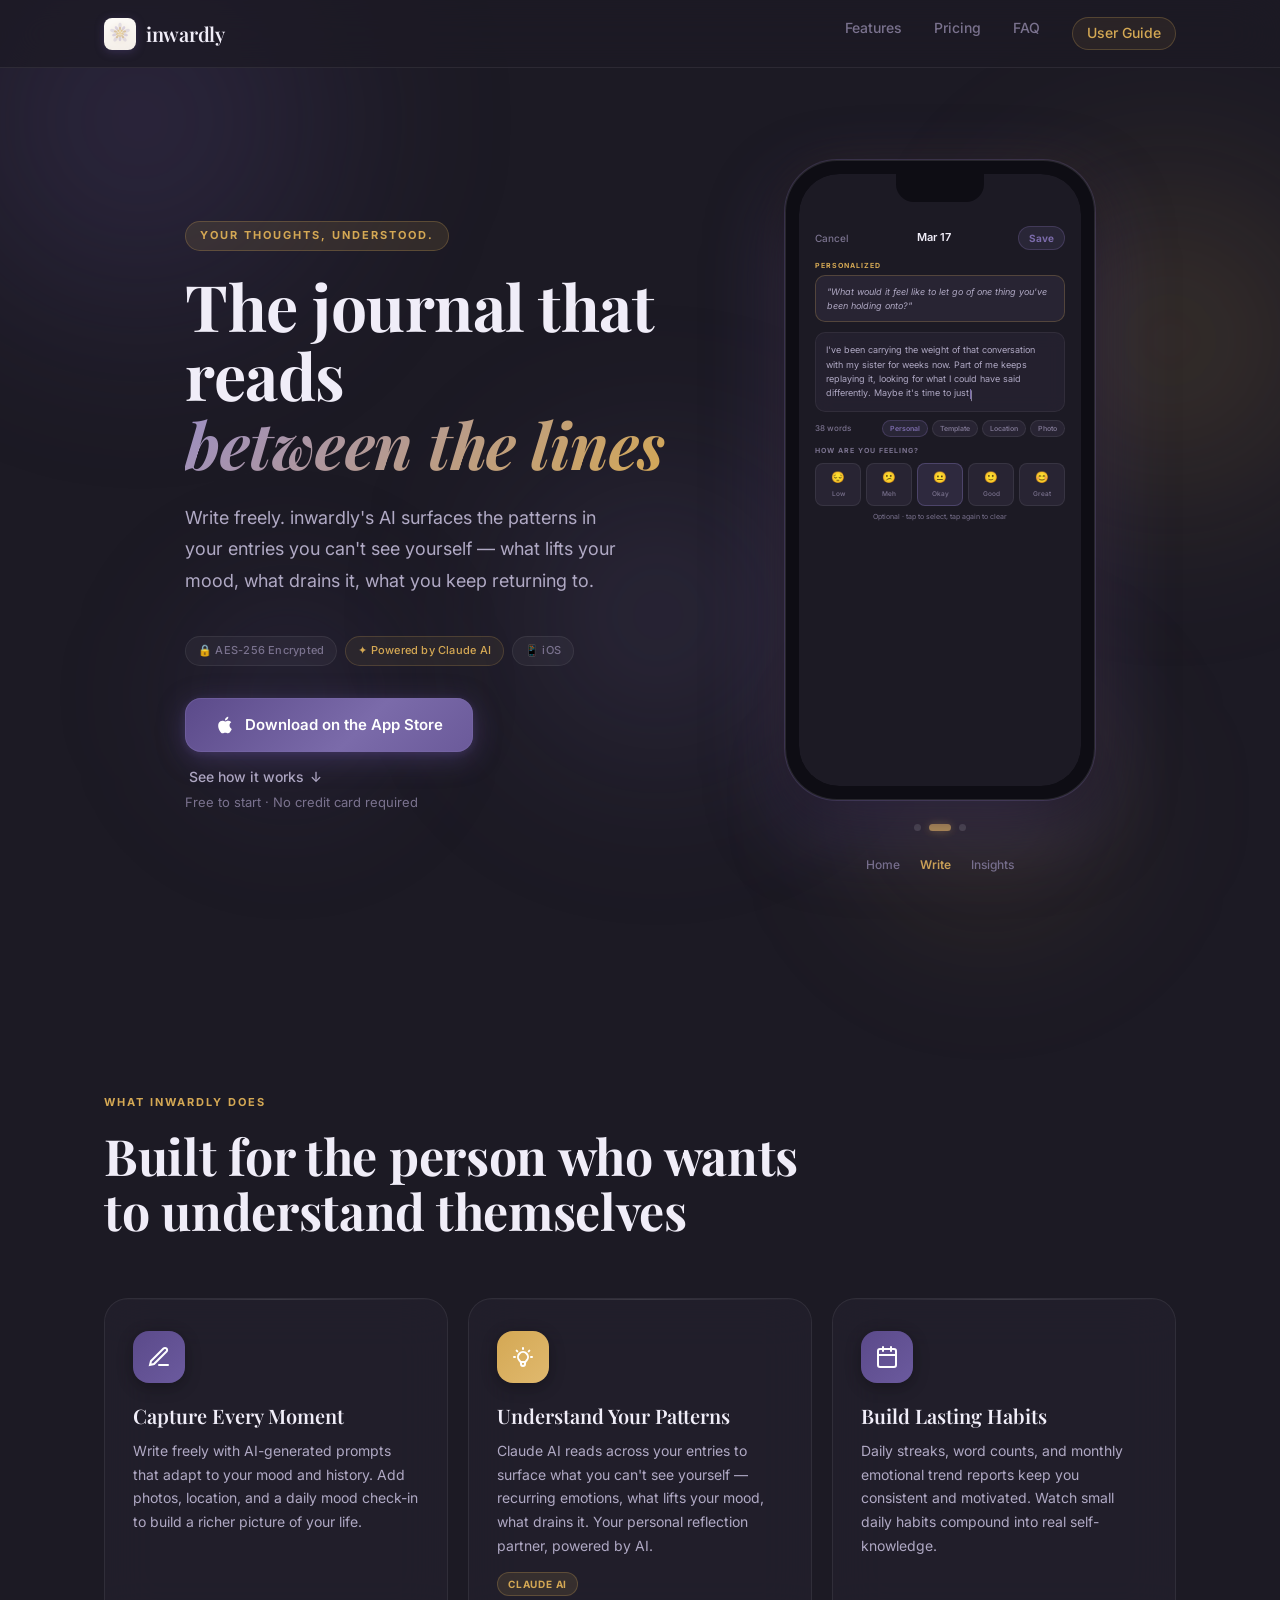
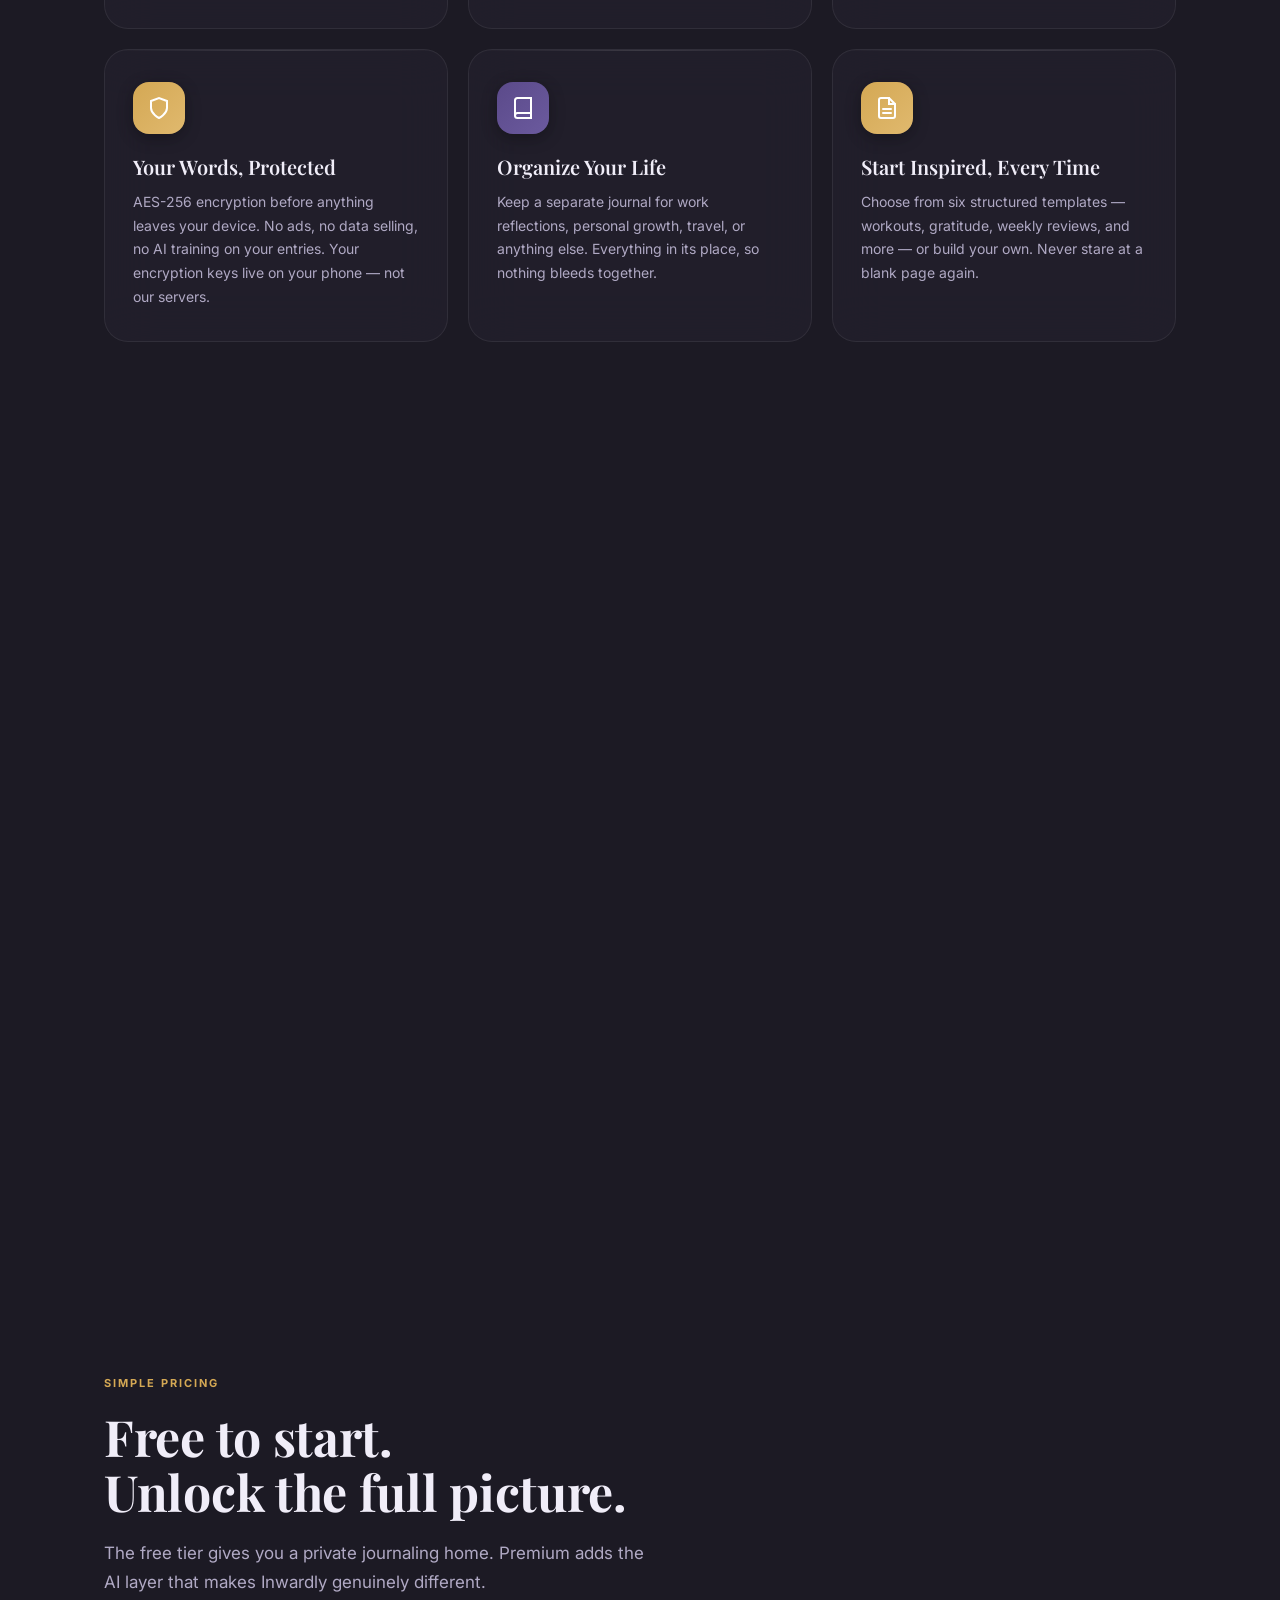
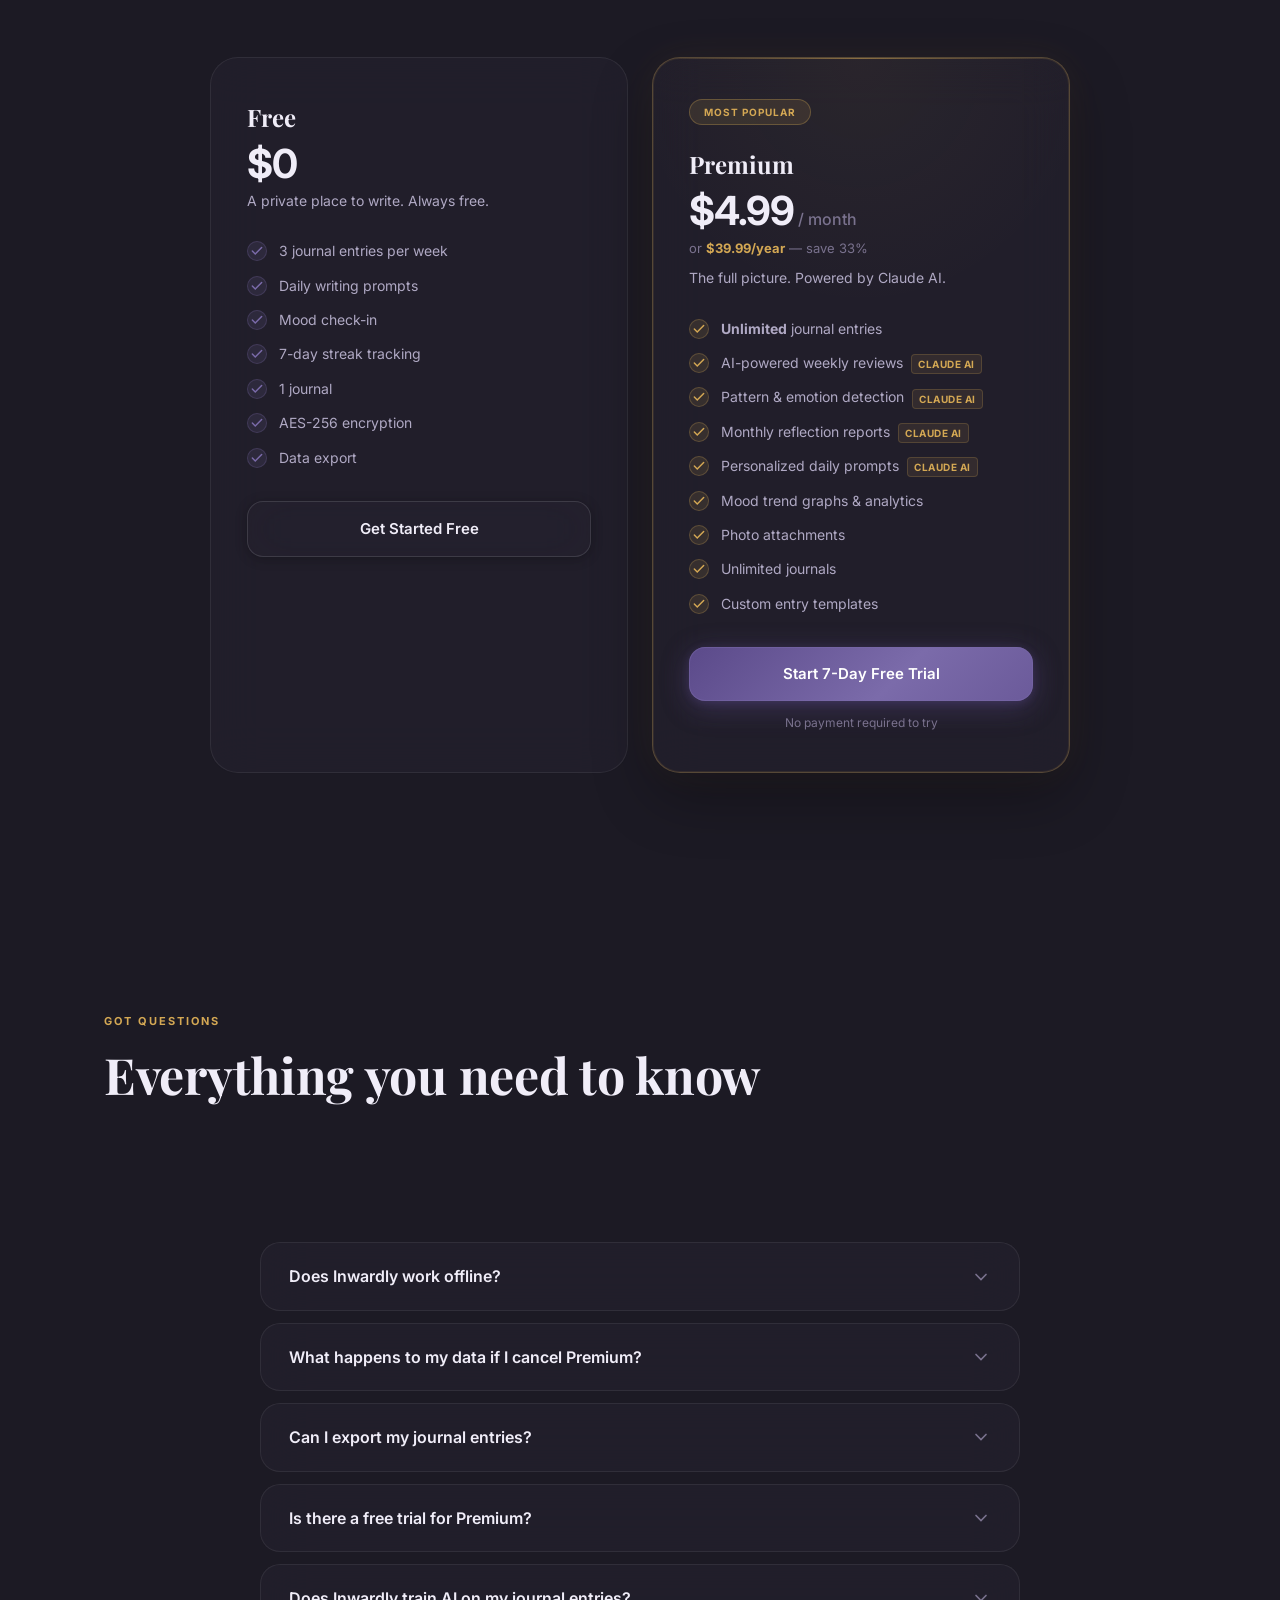
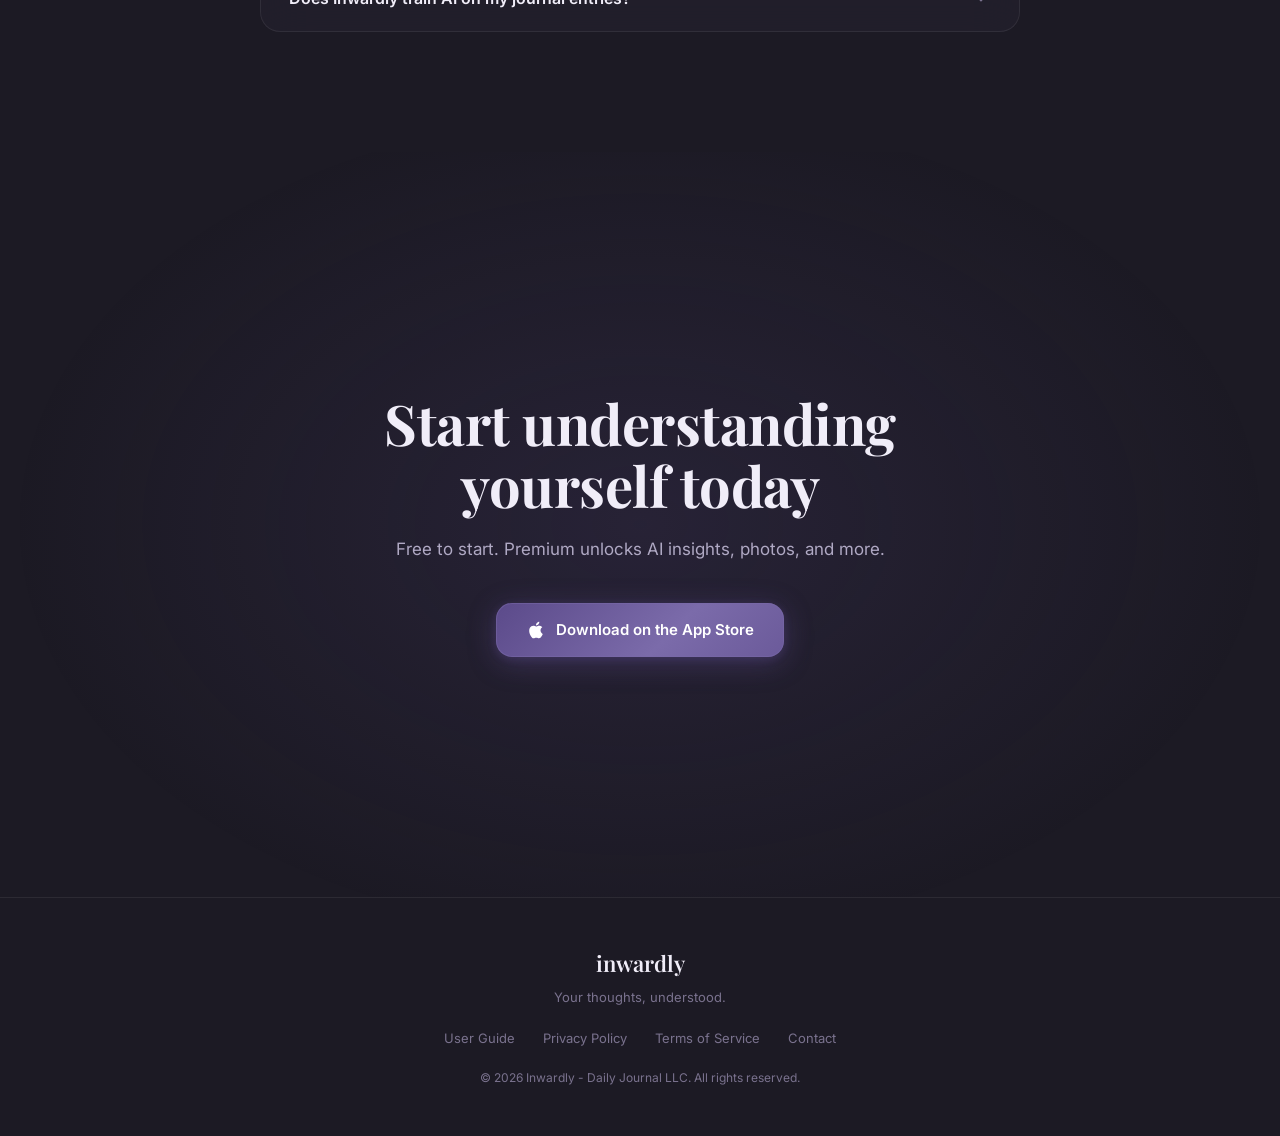
<file: index.html>
<!DOCTYPE html>
<html lang="en">
<head>
  <meta charset="UTF-8">
  <meta name="viewport" content="width=device-width, initial-scale=1.0">
  <title>Inwardly - Your thoughts, understood.</title>
  <meta name="description" content="A private, AI-powered journaling app that helps you understand your thoughts. Reflect daily, discover patterns, grow with clarity.">
  <meta name="theme-color" content="#5B4A8A">

  <!-- Open Graph -->
  <meta property="og:title" content="Inwardly - Your thoughts, understood.">
  <meta property="og:description" content="A private, AI-powered journaling app that helps you understand your thoughts.">
  <meta property="og:type" content="website">
  <meta property="og:url" content="https://goinwardly.app">
  <meta property="og:image" content="https://goinwardly.app/app-icon.png">

  <!-- Twitter Card -->
  <meta name="twitter:card" content="summary_large_image">
  <meta name="twitter:title" content="Inwardly - Your thoughts, understood.">
  <meta name="twitter:description" content="A private, AI-powered journaling app that helps you understand your thoughts.">
  <meta name="twitter:image" content="https://goinwardly.app/app-icon.png">

  <!-- Fonts -->
  <link rel="preconnect" href="https://fonts.googleapis.com">
  <link rel="preconnect" href="https://fonts.gstatic.com" crossorigin>
  <link href="https://fonts.googleapis.com/css2?family=Playfair+Display:ital,wght@0,400;0,600;0,700;1,400&family=Inter:wght@400;500;600;700&display=swap" rel="stylesheet">

  <link rel="stylesheet" href="style.css">
  <link rel="icon" type="image/png" href="app-icon.png">
</head>
<body>
  <!-- Floating orbs -->
  <div class="orb orb-1" aria-hidden="true"></div>
  <div class="orb orb-2" aria-hidden="true"></div>
  <div class="orb orb-3" aria-hidden="true"></div>
  <div class="orb orb-4" aria-hidden="true"></div>
  <div class="orb orb-5" aria-hidden="true"></div>

  <!-- Nav -->
  <nav class="nav">
    <div class="nav-inner">
      <a href="/" class="nav-brand">
        <img src="app-icon.png" alt="Inwardly" class="nav-icon-img">
        <span class="nav-wordmark">inwardly</span>
      </a>
      <div class="nav-links">
        <a href="#features">Features</a>
        <a href="#pricing">Pricing</a>
        <a href="#faq">FAQ</a>
        <a href="/guide" class="nav-link-guide">User Guide</a>
      </div>
    </div>
  </nav>

  <!-- Hero -->
  <section class="hero">
    <div class="hero-glow"></div>
    <div class="hero-content">
      <p class="hero-tagline">Your thoughts, understood.</p>
      <h1 class="hero-title">The journal that reads<br><span class="hero-accent">between the lines</span></h1>
      <p class="hero-subtitle">
        Write freely. inwardly's AI surfaces the patterns in your entries you can't see yourself — what lifts your mood, what drains it, what you keep returning to.
      </p>
      <div class="hero-trust-pills">
        <span class="hero-trust-pill">🔒 AES-256 Encrypted</span>
        <span class="hero-trust-pill hero-trust-pill-gold">✦ Powered by Claude AI</span>
        <span class="hero-trust-pill">📱 iOS</span>
      </div>
      <div class="hero-cta">
        <a href="#" class="btn btn-primary" id="app-store-btn">
          <svg class="btn-icon" width="20" height="20" viewBox="0 0 24 24" fill="currentColor">
            <path d="M18.71 19.5C17.88 20.74 17 21.95 15.66 21.97C14.32 21.99 13.89 21.18 12.37 21.18C10.84 21.18 10.37 21.95 9.1 21.99C7.79 22.03 6.8 20.68 5.96 19.47C4.25 16.97 2.94 12.45 4.7 9.39C5.57 7.87 7.13 6.91 8.82 6.88C10.1 6.86 11.32 7.75 12.11 7.75C12.89 7.75 14.37 6.68 15.92 6.84C16.57 6.87 18.39 7.1 19.56 8.82C19.47 8.88 17.39 10.1 17.41 12.63C17.44 15.65 20.06 16.66 20.09 16.67C20.06 16.74 19.67 18.11 18.71 19.5ZM13 3.5C13.73 2.67 14.94 2.04 15.94 2C16.07 3.17 15.6 4.35 14.9 5.19C14.21 6.04 13.07 6.7 11.95 6.61C11.8 5.46 12.36 4.26 13 3.5Z"/>
          </svg>
          <span>Download on the App Store</span>
        </a>
        <a href="#features" class="hero-secondary-cta">See how it works <span class="hero-cta-arrow">↓</span></a>
      </div>
      <p class="hero-note">Free to start · No credit card required</p>
    </div>

    <!-- Phone mockup carousel -->
    <div class="hero-phone">
      <div class="phone-frame">
        <!-- Notch -->
        <div class="phone-notch"></div>

        <!-- Screen carousel -->
        <div class="phone-carousel" id="phoneCarousel">

          <!-- Screen 1: Home -->
          <div class="phone-screen screen-home active">
            <!-- Branded header: icon + wordmark -->
            <div class="mock-header">
              <img src="app-icon.png" alt="" class="mock-icon-img">
              <span class="mock-wordmark">inwardly</span>
            </div>
            <!-- Greeting -->
            <div class="mock-greeting">Good morning, Sarah.</div>
            <div class="mock-date-sub">Tuesday, March 17</div>
            <!-- Stats card: single card, two stats with divider -->
            <div class="mock-stats-card">
              <div class="mock-stats-left">
                <div class="mock-stats-num mock-stats-num-streak">8</div>
                <div class="mock-flame-glow">🔥</div>
                <div class="mock-stats-label">day streak</div>
              </div>
              <div class="mock-stats-divider"></div>
              <div class="mock-stats-right">
                <div class="mock-stats-num">23</div>
                <div class="mock-stats-label">total entries</div>
              </div>
            </div>
            <!-- Prompt section -->
            <div class="mock-section-row">
              <div class="mock-section-label">TODAY'S PROMPT</div>
              <div class="mock-personalized-pill">PERSONALIZED</div>
            </div>
            <div class="mock-prompt-card">
              <div class="mock-prompt-text">"What would it feel like to let go of one thing you've been holding onto?"</div>
            </div>
            <!-- CTA button -->
            <div class="mock-cta-btn">
              <span class="mock-cta-icon">✏</span>
              <span class="mock-cta-text">Write Today's Entry</span>
            </div>
            <!-- This Month section -->
            <div class="mock-section-label" style="margin-top:10px;margin-bottom:6px;">THIS MONTH</div>
            <div class="mock-month-cards-wrap">
              <!-- Card 1 -->
              <div class="mock-month-card">
                <div class="mock-month-card-top">
                  <div class="mock-mood-badge mock-mood-badge-good">🙂 Good</div>
                  <div class="mock-month-card-date">Mar 15</div>
                </div>
                <div class="mock-month-card-preview">"Finally took that walk by the river. Something about the light made everything feel manageable again."</div>
              </div>
              <!-- Card 2 (partially visible to signal carousel) -->
              <div class="mock-month-card mock-month-card-peek">
                <div class="mock-month-card-top">
                  <div class="mock-mood-badge mock-mood-badge-great">😊 Great</div>
                  <div class="mock-month-card-date">Mar 14</div>
                </div>
                <div class="mock-month-card-preview">"The meeting went better than I expected — felt heard for the first time in weeks."</div>
              </div>
            </div>
            <!-- Dot indicators -->
            <div class="mock-carousel-dots">
              <span class="mock-carousel-dot mock-carousel-dot-active"></span>
              <span class="mock-carousel-dot"></span>
              <span class="mock-carousel-dot"></span>
            </div>
          </div>

          <!-- Screen 2: Journal entry (Write) -->
          <div class="phone-screen screen-entry">
            <!-- Native modal header: Cancel | date | Save pill -->
            <div class="mock-modal-header">
              <div class="mock-cancel-btn">Cancel</div>
              <div class="mock-modal-date">Mar 17</div>
              <div class="mock-save-pill">Save</div>
            </div>
            <!-- Personalized prompt above write area -->
            <div class="mock-prompt-label" style="margin-bottom:4px;">PERSONALIZED</div>
            <div class="mock-prompt-card" style="margin-bottom:10px;">
              <div class="mock-prompt-text">"What would it feel like to let go of one thing you've been holding onto?"</div>
            </div>
            <!-- Write area — shows sample text in progress -->
            <div class="mock-write-area">
              <div class="mock-write-text">I've been carrying the weight of that conversation with my sister for weeks now. Part of me keeps replaying it, looking for what I could have said differently. Maybe it's time to just<span class="mock-cursor">|</span></div>
            </div>
            <!-- Bottom toolbar: word count + pills -->
            <div class="mock-toolbar-row">
              <span class="mock-word-count">38 words</span>
              <div class="mock-pills-row">
                <span class="mock-pill mock-pill-active">Personal</span>
                <span class="mock-pill">Template</span>
                <span class="mock-pill">Location</span>
                <span class="mock-pill">Photo</span>
              </div>
            </div>
            <!-- Mood section -->
            <div class="mock-mood-section-label">HOW ARE YOU FEELING?</div>
            <div class="mock-mood-buttons-row">
              <div class="mock-mood-btn">
                <span class="mock-mood-emoji">😔</span>
                <span class="mock-mood-name">Low</span>
              </div>
              <div class="mock-mood-btn">
                <span class="mock-mood-emoji">😕</span>
                <span class="mock-mood-name">Meh</span>
              </div>
              <div class="mock-mood-btn mock-mood-btn-selected">
                <span class="mock-mood-emoji">😐</span>
                <span class="mock-mood-name">Okay</span>
              </div>
              <div class="mock-mood-btn">
                <span class="mock-mood-emoji">🙂</span>
                <span class="mock-mood-name">Good</span>
              </div>
              <div class="mock-mood-btn">
                <span class="mock-mood-emoji">😊</span>
                <span class="mock-mood-name">Great</span>
              </div>
            </div>
            <div class="mock-mood-hint">Optional · tap to select, tap again to clear</div>
          </div>

          <!-- Screen 3: Insights -->
          <div class="phone-screen screen-insights">
            <!-- Large Playfair title -->
            <div class="mock-insights-title">Insights</div>
            <!-- YOUR MOOD section with day-range toggle -->
            <div class="mock-mood-header-row">
              <div class="mock-section-label" style="margin-bottom:0;">YOUR MOOD</div>
              <div class="mock-day-toggle">
                <span class="mock-day-btn mock-day-btn-active">7d</span>
                <span class="mock-day-btn">14d</span>
                <span class="mock-day-btn">30d</span>
              </div>
            </div>
            <!-- Mood chart card -->
            <div class="mock-mood-chart">
              <div class="mock-chart-bars">
                <div class="mock-bar-wrap">
                  <div class="mock-bar-emoji">😕</div>
                  <div class="mock-bar mock-bar-meh" style="height:12px;"></div>
                  <div class="mock-bar-day">M</div>
                </div>
                <div class="mock-bar-wrap">
                  <div class="mock-bar-emoji">😐</div>
                  <div class="mock-bar mock-bar-okay" style="height:18px;"></div>
                  <div class="mock-bar-day">T</div>
                </div>
                <div class="mock-bar-wrap">
                  <div class="mock-bar-emoji">😕</div>
                  <div class="mock-bar mock-bar-meh" style="height:13px;"></div>
                  <div class="mock-bar-day">W</div>
                </div>
                <div class="mock-bar-wrap">
                  <div class="mock-bar-emoji">🙂</div>
                  <div class="mock-bar mock-bar-good" style="height:26px;"></div>
                  <div class="mock-bar-day">T</div>
                </div>
                <div class="mock-bar-wrap">
                  <div class="mock-bar-emoji">😊</div>
                  <div class="mock-bar mock-bar-great" style="height:34px;"></div>
                  <div class="mock-bar-day">F</div>
                </div>
                <div class="mock-bar-wrap">
                  <div class="mock-bar-emoji">🙂</div>
                  <div class="mock-bar mock-bar-good" style="height:24px;"></div>
                  <div class="mock-bar-day">S</div>
                </div>
                <div class="mock-bar-wrap mock-bar-wrap-today">
                  <div class="mock-bar-emoji">😐</div>
                  <div class="mock-bar mock-bar-today" style="height:17px;"></div>
                  <div class="mock-bar-day mock-bar-day-today">S</div>
                </div>
              </div>
            </div>
            <!-- Mood summary stat boxes -->
            <div class="mock-mood-stats-row">
              <div class="mock-mood-stat">
                <div class="mock-mood-stat-val">3.4</div>
                <div class="mock-mood-stat-lbl">Avg Mood</div>
              </div>
              <div class="mock-mood-stat">
                <div class="mock-mood-stat-val">🙂</div>
                <div class="mock-mood-stat-lbl">Most Common</div>
              </div>
              <div class="mock-mood-stat">
                <div class="mock-mood-stat-val">2–5</div>
                <div class="mock-mood-stat-lbl">Mood Range</div>
              </div>
              <div class="mock-mood-stat">
                <div class="mock-mood-stat-val">6</div>
                <div class="mock-mood-stat-lbl">Entries</div>
              </div>
            </div>
            <!-- This Week review -->
            <div class="mock-section-label mock-section-gold" style="margin-bottom:2px;">THIS WEEK</div>
            <div class="mock-week-date-range">MAR 11 – MAR 17</div>
            <div class="mock-week-review">This week had some real texture to it. You found moments of lightness — a walk, a conversation — even when things felt heavy. That balance is worth noticing.</div>
            <!-- Pattern cards -->
            <div class="mock-section-label" style="margin-bottom:5px;">PATTERNS</div>
            <div class="mock-pattern-card">
              <div class="mock-pattern-title">Morning routines lift your mood</div>
              <div class="mock-pattern-text">On days you wrote about a morning routine, your mood score averaged 0.8 points higher.</div>
            </div>
            <div class="mock-pattern-card">
              <div class="mock-pattern-title">Nature time shifts your energy</div>
              <div class="mock-pattern-text">Entries mentioning being outdoors consistently carry a warmer, more open tone.</div>
            </div>
            <!-- On-demand review -->
            <div class="mock-section-label" style="margin-top:8px;margin-bottom:5px;">ON-DEMAND REVIEW</div>
            <div class="mock-segment-control">
              <div class="mock-segment-btn mock-segment-active">Past Week</div>
              <div class="mock-segment-btn">Past Month</div>
            </div>
            <div class="mock-generate-btn">Generate Review</div>
          </div>

        </div><!-- /phone-carousel -->
      </div><!-- /phone-frame -->

      <!-- Carousel dots -->
      <div class="carousel-dots">
        <button class="carousel-dot active" data-index="0" aria-label="Home screen"></button>
        <button class="carousel-dot" data-index="1" aria-label="Journal entry screen"></button>
        <button class="carousel-dot" data-index="2" aria-label="AI insights screen"></button>
      </div>
      <div class="carousel-labels">
        <span class="carousel-label active" data-index="0">Home</span>
        <span class="carousel-label" data-index="1">Write</span>
        <span class="carousel-label" data-index="2">Insights</span>
      </div>
    </div>
  </section>

  <!-- Features -->
  <section class="features" id="features">
    <div class="section-inner">
      <p class="section-label">What Inwardly does</p>
      <h2 class="section-title">Built for the person who wants<br>to understand themselves</h2>

      <div class="feature-grid">
        <div class="feature-card">
          <div class="feature-icon" style="background: linear-gradient(135deg, #5B4A8A, #6B5A9E);">
            <svg width="24" height="24" viewBox="0 0 24 24" fill="none" stroke="white" stroke-width="2" stroke-linecap="round">
              <path d="M12 20h9"/>
              <path d="M16.5 3.5a2.121 2.121 0 0 1 3 3L7 19l-4 1 1-4L16.5 3.5z"/>
            </svg>
          </div>
          <h3 class="feature-title">Capture Every Moment</h3>
          <p class="feature-desc">Write freely with AI-generated prompts that adapt to your mood and history. Add photos, location, and a daily mood check-in to build a richer picture of your life.</p>
        </div>

        <div class="feature-card">
          <div class="feature-icon" style="background: linear-gradient(135deg, #D4A854, #E0B96E);">
            <svg width="24" height="24" viewBox="0 0 24 24" fill="none" stroke="white" stroke-width="2" stroke-linecap="round">
              <path d="M9.663 17h4.673M12 3v1m6.364 1.636l-.707.707M21 12h-1M4 12H3m3.343-5.657l-.707-.707m2.828 9.9a5 5 0 117.072 0l-.548.547A3.374 3.374 0 0014 18.469V19a2 2 0 11-4 0v-.531c0-.895-.356-1.754-.988-2.386l-.548-.547z"/>
            </svg>
          </div>
          <h3 class="feature-title">Understand Your Patterns</h3>
          <p class="feature-desc">Claude AI reads across your entries to surface what you can't see yourself — recurring emotions, what lifts your mood, what drains it. Your personal reflection partner, powered by AI.</p>
          <span class="feature-badge">Claude AI</span>
        </div>

        <div class="feature-card">
          <div class="feature-icon" style="background: linear-gradient(135deg, #5B4A8A, #6B5A9E);">
            <svg width="24" height="24" viewBox="0 0 24 24" fill="none" stroke="white" stroke-width="2" stroke-linecap="round">
              <rect x="3" y="4" width="18" height="18" rx="2" ry="2"/>
              <line x1="16" y1="2" x2="16" y2="6"/>
              <line x1="8" y1="2" x2="8" y2="6"/>
              <line x1="3" y1="10" x2="21" y2="10"/>
            </svg>
          </div>
          <h3 class="feature-title">Build Lasting Habits</h3>
          <p class="feature-desc">Daily streaks, word counts, and monthly emotional trend reports keep you consistent and motivated. Watch small daily habits compound into real self-knowledge.</p>
        </div>

        <div class="feature-card">
          <div class="feature-icon" style="background: linear-gradient(135deg, #D4A854, #E0B96E);">
            <svg width="24" height="24" viewBox="0 0 24 24" fill="none" stroke="white" stroke-width="2" stroke-linecap="round">
              <path d="M12 22s8-4 8-10V5l-8-3-8 3v7c0 6 8 10 8 10z"/>
            </svg>
          </div>
          <h3 class="feature-title">Your Words, Protected</h3>
          <p class="feature-desc">AES-256 encryption before anything leaves your device. No ads, no data selling, no AI training on your entries. Your encryption keys live on your phone — not our servers.</p>
        </div>

        <div class="feature-card">
          <div class="feature-icon" style="background: linear-gradient(135deg, #5B4A8A, #6B5A9E);">
            <svg width="24" height="24" viewBox="0 0 24 24" fill="none" stroke="white" stroke-width="2" stroke-linecap="round">
              <path d="M4 19.5A2.5 2.5 0 0 1 6.5 17H20"/>
              <path d="M6.5 2H20v20H6.5A2.5 2.5 0 0 1 4 19.5v-15A2.5 2.5 0 0 1 6.5 2z"/>
            </svg>
          </div>
          <h3 class="feature-title">Organize Your Life</h3>
          <p class="feature-desc">Keep a separate journal for work reflections, personal growth, travel, or anything else. Everything in its place, so nothing bleeds together.</p>
        </div>

        <div class="feature-card">
          <div class="feature-icon" style="background: linear-gradient(135deg, #D4A854, #E0B96E);">
            <svg width="24" height="24" viewBox="0 0 24 24" fill="none" stroke="white" stroke-width="2" stroke-linecap="round">
              <path d="M14 2H6a2 2 0 0 0-2 2v16a2 2 0 0 0 2 2h12a2 2 0 0 0 2-2V8z"/>
              <polyline points="14 2 14 8 20 8"/>
              <line x1="16" y1="13" x2="8" y2="13"/>
              <line x1="16" y1="17" x2="8" y2="17"/>
            </svg>
          </div>
          <h3 class="feature-title">Start Inspired, Every Time</h3>
          <p class="feature-desc">Choose from six structured templates — workouts, gratitude, weekly reviews, and more — or build your own. Never stare at a blank page again.</p>
        </div>
      </div>
    </div>
  </section>

  <!-- Privacy -->
  <section class="privacy-section" id="privacy">
    <div class="section-inner">
      <div class="privacy-card">
        <div class="privacy-icon">
          <svg width="40" height="40" viewBox="0 0 24 24" fill="none" stroke="#9B8EC4" stroke-width="1.5" stroke-linecap="round">
            <path d="M12 22s8-4 8-10V5l-8-3-8 3v7c0 6 8 10 8 10z"/>
            <polyline points="9 12 11 14 15 10" stroke="#D4A854" stroke-width="2"/>
          </svg>
        </div>
        <h2 class="privacy-title">Your journal is sacred</h2>
        <p class="privacy-desc">
          Every entry is encrypted with AES-256 before it leaves your device.
          We never sell your data, serve ads, or train AI models on your writing.
          Your encryption key lives in your device's secure enclave — not on our servers.
        </p>
        <div class="privacy-badges">
          <span class="badge">AES-256 Encrypted</span>
          <span class="badge">No Ads</span>
          <span class="badge">No Data Sales</span>
          <span class="badge">On-device Keys</span>
          <span class="badge">Data Export Anytime</span>
        </div>
      </div>
    </div>
  </section>

  <!-- Pricing -->
  <section class="pricing-section" id="pricing">
    <div class="section-inner">
      <p class="section-label">Simple pricing</p>
      <h2 class="section-title">Free to start.<br>Unlock the full picture.</h2>
      <p class="pricing-subtitle">The free tier gives you a private journaling home. Premium adds the AI layer that makes Inwardly genuinely different.</p>

      <div class="pricing-grid">

        <!-- Free card -->
        <div class="pricing-card">
          <div class="pricing-card-header">
            <h3 class="pricing-tier">Free</h3>
            <div class="pricing-price">
              <span class="pricing-amount">$0</span>
            </div>
            <p class="pricing-tagline">A private place to write. Always free.</p>
          </div>
          <ul class="pricing-features">
            <li class="pricing-feature">
              <span class="pf-check">
                <svg width="14" height="14" viewBox="0 0 24 24" fill="none" stroke="currentColor" stroke-width="2.5" stroke-linecap="round"><polyline points="20 6 9 17 4 12"/></svg>
              </span>
              <span>3 journal entries per week</span>
            </li>
            <li class="pricing-feature">
              <span class="pf-check">
                <svg width="14" height="14" viewBox="0 0 24 24" fill="none" stroke="currentColor" stroke-width="2.5" stroke-linecap="round"><polyline points="20 6 9 17 4 12"/></svg>
              </span>
              <span>Daily writing prompts</span>
            </li>
            <li class="pricing-feature">
              <span class="pf-check">
                <svg width="14" height="14" viewBox="0 0 24 24" fill="none" stroke="currentColor" stroke-width="2.5" stroke-linecap="round"><polyline points="20 6 9 17 4 12"/></svg>
              </span>
              <span>Mood check-in</span>
            </li>
            <li class="pricing-feature">
              <span class="pf-check">
                <svg width="14" height="14" viewBox="0 0 24 24" fill="none" stroke="currentColor" stroke-width="2.5" stroke-linecap="round"><polyline points="20 6 9 17 4 12"/></svg>
              </span>
              <span>7-day streak tracking</span>
            </li>
            <li class="pricing-feature">
              <span class="pf-check">
                <svg width="14" height="14" viewBox="0 0 24 24" fill="none" stroke="currentColor" stroke-width="2.5" stroke-linecap="round"><polyline points="20 6 9 17 4 12"/></svg>
              </span>
              <span>1 journal</span>
            </li>
            <li class="pricing-feature">
              <span class="pf-check">
                <svg width="14" height="14" viewBox="0 0 24 24" fill="none" stroke="currentColor" stroke-width="2.5" stroke-linecap="round"><polyline points="20 6 9 17 4 12"/></svg>
              </span>
              <span>AES-256 encryption</span>
            </li>
            <li class="pricing-feature">
              <span class="pf-check">
                <svg width="14" height="14" viewBox="0 0 24 24" fill="none" stroke="currentColor" stroke-width="2.5" stroke-linecap="round"><polyline points="20 6 9 17 4 12"/></svg>
              </span>
              <span>Data export</span>
            </li>
          </ul>
          <a href="#" class="btn btn-secondary pricing-btn">Get Started Free</a>
        </div>

        <!-- Premium card -->
        <div class="pricing-card pricing-card-premium">
          <div class="pricing-popular-badge">Most Popular</div>
          <div class="pricing-card-header">
            <h3 class="pricing-tier">Premium</h3>
            <div class="pricing-price">
              <span class="pricing-amount">$4.99</span>
              <span class="pricing-period">/ month</span>
            </div>
            <div class="pricing-annual-note">
              or <strong>$39.99/year</strong> — save 33%
            </div>
            <p class="pricing-tagline">The full picture. Powered by Claude AI.</p>
          </div>
          <ul class="pricing-features">
            <li class="pricing-feature">
              <span class="pf-check pf-check-gold">
                <svg width="14" height="14" viewBox="0 0 24 24" fill="none" stroke="currentColor" stroke-width="2.5" stroke-linecap="round"><polyline points="20 6 9 17 4 12"/></svg>
              </span>
              <span><strong>Unlimited</strong> journal entries</span>
            </li>
            <li class="pricing-feature pricing-feature-ai">
              <span class="pf-check pf-check-gold">
                <svg width="14" height="14" viewBox="0 0 24 24" fill="none" stroke="currentColor" stroke-width="2.5" stroke-linecap="round"><polyline points="20 6 9 17 4 12"/></svg>
              </span>
              <span>AI-powered weekly reviews <span class="pf-ai-tag">Claude AI</span></span>
            </li>
            <li class="pricing-feature pricing-feature-ai">
              <span class="pf-check pf-check-gold">
                <svg width="14" height="14" viewBox="0 0 24 24" fill="none" stroke="currentColor" stroke-width="2.5" stroke-linecap="round"><polyline points="20 6 9 17 4 12"/></svg>
              </span>
              <span>Pattern &amp; emotion detection <span class="pf-ai-tag">Claude AI</span></span>
            </li>
            <li class="pricing-feature pricing-feature-ai">
              <span class="pf-check pf-check-gold">
                <svg width="14" height="14" viewBox="0 0 24 24" fill="none" stroke="currentColor" stroke-width="2.5" stroke-linecap="round"><polyline points="20 6 9 17 4 12"/></svg>
              </span>
              <span>Monthly reflection reports <span class="pf-ai-tag">Claude AI</span></span>
            </li>
            <li class="pricing-feature pricing-feature-ai">
              <span class="pf-check pf-check-gold">
                <svg width="14" height="14" viewBox="0 0 24 24" fill="none" stroke="currentColor" stroke-width="2.5" stroke-linecap="round"><polyline points="20 6 9 17 4 12"/></svg>
              </span>
              <span>Personalized daily prompts <span class="pf-ai-tag">Claude AI</span></span>
            </li>
            <li class="pricing-feature">
              <span class="pf-check pf-check-gold">
                <svg width="14" height="14" viewBox="0 0 24 24" fill="none" stroke="currentColor" stroke-width="2.5" stroke-linecap="round"><polyline points="20 6 9 17 4 12"/></svg>
              </span>
              <span>Mood trend graphs &amp; analytics</span>
            </li>
            <li class="pricing-feature">
              <span class="pf-check pf-check-gold">
                <svg width="14" height="14" viewBox="0 0 24 24" fill="none" stroke="currentColor" stroke-width="2.5" stroke-linecap="round"><polyline points="20 6 9 17 4 12"/></svg>
              </span>
              <span>Photo attachments</span>
            </li>
            <li class="pricing-feature">
              <span class="pf-check pf-check-gold">
                <svg width="14" height="14" viewBox="0 0 24 24" fill="none" stroke="currentColor" stroke-width="2.5" stroke-linecap="round"><polyline points="20 6 9 17 4 12"/></svg>
              </span>
              <span>Unlimited journals</span>
            </li>
            <li class="pricing-feature">
              <span class="pf-check pf-check-gold">
                <svg width="14" height="14" viewBox="0 0 24 24" fill="none" stroke="currentColor" stroke-width="2.5" stroke-linecap="round"><polyline points="20 6 9 17 4 12"/></svg>
              </span>
              <span>Custom entry templates</span>
            </li>
          </ul>
          <a href="#" class="btn btn-primary pricing-btn">Start 7-Day Free Trial</a>
          <p class="pricing-trial-note">No payment required to try</p>
        </div>

      </div>
    </div>
  </section>

  <!-- FAQ -->
  <section class="faq-section" id="faq">
    <div class="section-inner">
      <p class="section-label">Got questions</p>
      <h2 class="section-title">Everything you need to know</h2>

      <div class="faq-list">

        <div class="faq-item reveal">
          <button class="faq-question" aria-expanded="false">
            <span>Is my journal really private? Who can read it?</span>
            <svg class="faq-chevron" width="20" height="20" viewBox="0 0 24 24" fill="none" stroke="currentColor" stroke-width="2" stroke-linecap="round"><polyline points="6 9 12 15 18 9"/></svg>
          </button>
          <div class="faq-answer">
            <p>Only you. Every entry is encrypted with AES-256 on your device before it's ever uploaded. The encryption key lives in your phone's secure keychain — not on our servers. Even if someone gained access to our database, all they'd see is unreadable ciphertext. When you use AI features, your decrypted text is sent to Claude via a secure proxy and immediately discarded — never stored.</p>
          </div>
        </div>

        <div class="faq-item reveal">
          <button class="faq-question" aria-expanded="false">
            <span>Does Inwardly work offline?</span>
            <svg class="faq-chevron" width="20" height="20" viewBox="0 0 24 24" fill="none" stroke="currentColor" stroke-width="2" stroke-linecap="round"><polyline points="6 9 12 15 18 9"/></svg>
          </button>
          <div class="faq-answer">
            <p>You can read and write journal entries without an internet connection — your entries are stored locally on your device. AI features (weekly reviews, pattern detection, personalized prompts) require a connection since they call Claude. Your entries sync to the cloud automatically when you reconnect.</p>
          </div>
        </div>

        <div class="faq-item reveal">
          <button class="faq-question" aria-expanded="false">
            <span>What happens to my data if I cancel Premium?</span>
            <svg class="faq-chevron" width="20" height="20" viewBox="0 0 24 24" fill="none" stroke="currentColor" stroke-width="2" stroke-linecap="round"><polyline points="6 9 12 15 18 9"/></svg>
          </button>
          <div class="faq-answer">
            <p>Nothing is deleted. You keep every entry you've ever written — always. If you cancel, you move back to the free tier and lose access to AI features going forward, but your full journal history stays intact and readable. You can also export everything at any time from Settings.</p>
          </div>
        </div>

        <div class="faq-item reveal">
          <button class="faq-question" aria-expanded="false">
            <span>Can I export my journal entries?</span>
            <svg class="faq-chevron" width="20" height="20" viewBox="0 0 24 24" fill="none" stroke="currentColor" stroke-width="2" stroke-linecap="round"><polyline points="6 9 12 15 18 9"/></svg>
          </button>
          <div class="faq-answer">
            <p>Yes — always. Go to Settings → Export and choose between JSON (for importing into other tools) or plain text (for reading anywhere). Your data is yours, and we make it easy to take it with you. This is available on the free tier too.</p>
          </div>
        </div>

        <div class="faq-item reveal">
          <button class="faq-question" aria-expanded="false">
            <span>Is there a free trial for Premium?</span>
            <svg class="faq-chevron" width="20" height="20" viewBox="0 0 24 24" fill="none" stroke="currentColor" stroke-width="2" stroke-linecap="round"><polyline points="6 9 12 15 18 9"/></svg>
          </button>
          <div class="faq-answer">
            <p>Yes — 7 days free, no payment required upfront. You get full access to every Premium feature during the trial. Cancel before day 7 and you're charged nothing. After the trial, Premium is $4.99/month or $39.99/year (save 33%).</p>
          </div>
        </div>

        <div class="faq-item reveal">
          <button class="faq-question" aria-expanded="false">
            <span>Does Inwardly train AI on my journal entries?</span>
            <svg class="faq-chevron" width="20" height="20" viewBox="0 0 24 24" fill="none" stroke="currentColor" stroke-width="2" stroke-linecap="round"><polyline points="6 9 12 15 18 9"/></svg>
          </button>
          <div class="faq-answer">
            <p>Never. Your entries are used only to generate your insights — and nothing else. We don't sell your data, serve ads, or use your writing to train any AI model. Anthropic (the company behind Claude) also has a policy against using API data for training. Your words exist to help you understand yourself, not to help anyone else build products.</p>
          </div>
        </div>

      </div>
    </div>
  </section>

  <!-- CTA -->
  <section class="cta-section">
    <div class="cta-glow"></div>
    <div class="section-inner">
      <h2 class="cta-title">Start understanding<br>yourself today</h2>
      <p class="cta-subtitle">Free to start. Premium unlocks AI insights, photos, and more.</p>
      <a href="#" class="btn btn-primary" id="app-store-btn-2">
        <svg class="btn-icon" width="20" height="20" viewBox="0 0 24 24" fill="currentColor">
          <path d="M18.71 19.5C17.88 20.74 17 21.95 15.66 21.97C14.32 21.99 13.89 21.18 12.37 21.18C10.84 21.18 10.37 21.95 9.1 21.99C7.79 22.03 6.8 20.68 5.96 19.47C4.25 16.97 2.94 12.45 4.7 9.39C5.57 7.87 7.13 6.91 8.82 6.88C10.1 6.86 11.32 7.75 12.11 7.75C12.89 7.75 14.37 6.68 15.92 6.84C16.57 6.87 18.39 7.1 19.56 8.82C19.47 8.88 17.39 10.1 17.41 12.63C17.44 15.65 20.06 16.66 20.09 16.67C20.06 16.74 19.67 18.11 18.71 19.5ZM13 3.5C13.73 2.67 14.94 2.04 15.94 2C16.07 3.17 15.6 4.35 14.9 5.19C14.21 6.04 13.07 6.7 11.95 6.61C11.8 5.46 12.36 4.26 13 3.5Z"/>
        </svg>
        <span>Download on the App Store</span>
      </a>
    </div>
  </section>

  <!-- Sticky mobile CTA -->
  <div class="mobile-sticky-cta" id="mobileCta" aria-hidden="true">
    <a href="#" class="btn btn-primary mobile-sticky-btn" id="app-store-btn-mobile">
      <svg class="btn-icon" width="18" height="18" viewBox="0 0 24 24" fill="currentColor">
        <path d="M18.71 19.5C17.88 20.74 17 21.95 15.66 21.97C14.32 21.99 13.89 21.18 12.37 21.18C10.84 21.18 10.37 21.95 9.1 21.99C7.79 22.03 6.8 20.68 5.96 19.47C4.25 16.97 2.94 12.45 4.7 9.39C5.57 7.87 7.13 6.91 8.82 6.88C10.1 6.86 11.32 7.75 12.11 7.75C12.89 7.75 14.37 6.68 15.92 6.84C16.57 6.87 18.39 7.1 19.56 8.82C19.47 8.88 17.39 10.1 17.41 12.63C17.44 15.65 20.06 16.66 20.09 16.67C20.06 16.74 19.67 18.11 18.71 19.5ZM13 3.5C13.73 2.67 14.94 2.04 15.94 2C16.07 3.17 15.6 4.35 14.9 5.19C14.21 6.04 13.07 6.7 11.95 6.61C11.8 5.46 12.36 4.26 13 3.5Z"/>
      </svg>
      <span>Download on the App Store</span>
    </a>
    <p class="mobile-sticky-note">Free to start · 7-day Premium trial</p>
  </div>

  <!-- Footer -->
  <footer class="footer">
    <div class="footer-inner">
      <div class="footer-brand">
        <span class="footer-wordmark">inwardly</span>
        <p class="footer-tagline">Your thoughts, understood.</p>
      </div>
      <div class="footer-links">
        <a href="/guide">User Guide</a>
        <a href="/privacy">Privacy Policy</a>
        <a href="/terms">Terms of Service</a>
        <a href="mailto:support@goinwardly.app">Contact</a>
      </div>
      <p class="footer-copy">&copy; 2026 Inwardly - Daily Journal LLC. All rights reserved.</p>
    </div>
  </footer>

  <script>
    // ── Phone screen carousel ──────────────────────────────────────────────
    (function() {
      var screens = document.querySelectorAll('.phone-screen');
      var dots    = document.querySelectorAll('.carousel-dot');
      var labels  = document.querySelectorAll('.carousel-label');
      var current = 0;
      var timer;

      function goTo(index) {
        screens[current].classList.remove('active');
        dots[current].classList.remove('active');
        labels[current].classList.remove('active');
        current = index;
        screens[current].classList.add('active');
        dots[current].classList.add('active');
        labels[current].classList.add('active');
      }

      function next() { goTo((current + 1) % screens.length); }
      function startAuto() { timer = setInterval(next, 3200); }
      function stopAuto()  { clearInterval(timer); }

      dots.forEach(function(dot) {
        dot.addEventListener('click', function() {
          stopAuto(); goTo(parseInt(dot.dataset.index, 10)); startAuto();
        });
      });
      labels.forEach(function(label) {
        label.addEventListener('click', function() {
          stopAuto(); goTo(parseInt(label.dataset.index, 10)); startAuto();
        });
      });
      startAuto();
    })();

    // ── Scroll reveal animations ───────────────────────────────────────────
    (function() {
      var observer = new IntersectionObserver(function(entries) {
        entries.forEach(function(entry) {
          if (entry.isIntersecting) {
            entry.target.classList.add('revealed');
            observer.unobserve(entry.target);
          }
        });
      }, { threshold: 0.12, rootMargin: '0px 0px -40px 0px' });

      // Stagger children inside grid/list containers
      document.querySelectorAll('.feature-grid, .pricing-grid, .faq-list').forEach(function(container) {
        var children = container.querySelectorAll('.feature-card, .pricing-card, .faq-item');
        children.forEach(function(el, i) {
          el.style.transitionDelay = (i * 80) + 'ms';
          el.classList.add('reveal');
        });
      });

      // Single reveal elements
      document.querySelectorAll('.reveal, .privacy-card, .cta-title, .cta-subtitle').forEach(function(el) {
        observer.observe(el);
      });
    })();

    // ── FAQ accordion ──────────────────────────────────────────────────────
    (function() {
      document.querySelectorAll('.faq-question').forEach(function(btn) {
        btn.addEventListener('click', function() {
          var item     = btn.parentElement;
          var answer   = item.querySelector('.faq-answer');
          var expanded = btn.getAttribute('aria-expanded') === 'true';

          // Close all others
          document.querySelectorAll('.faq-item').forEach(function(other) {
            if (other !== item) {
              other.classList.remove('open');
              other.querySelector('.faq-question').setAttribute('aria-expanded', 'false');
              other.querySelector('.faq-answer').style.maxHeight = '0';
            }
          });

          // Toggle current
          if (expanded) {
            item.classList.remove('open');
            btn.setAttribute('aria-expanded', 'false');
            answer.style.maxHeight = '0';
          } else {
            item.classList.add('open');
            btn.setAttribute('aria-expanded', 'true');
            answer.style.maxHeight = answer.scrollHeight + 'px';
          }
        });
      });
    })();

    // ── Sticky mobile CTA ─────────────────────────────────────────────────
    (function() {
      var cta      = document.getElementById('mobileCta');
      var heroBtn  = document.getElementById('app-store-btn');
      if (!cta || !heroBtn) return;

      var observer = new IntersectionObserver(function(entries) {
        // Show sticky bar once the hero CTA scrolls out of view
        cta.classList.toggle('visible', !entries[0].isIntersecting);
        cta.setAttribute('aria-hidden', entries[0].isIntersecting ? 'true' : 'false');
      }, { threshold: 0 });

      observer.observe(heroBtn);
    })();
  </script>
</body>
</html>
</file>
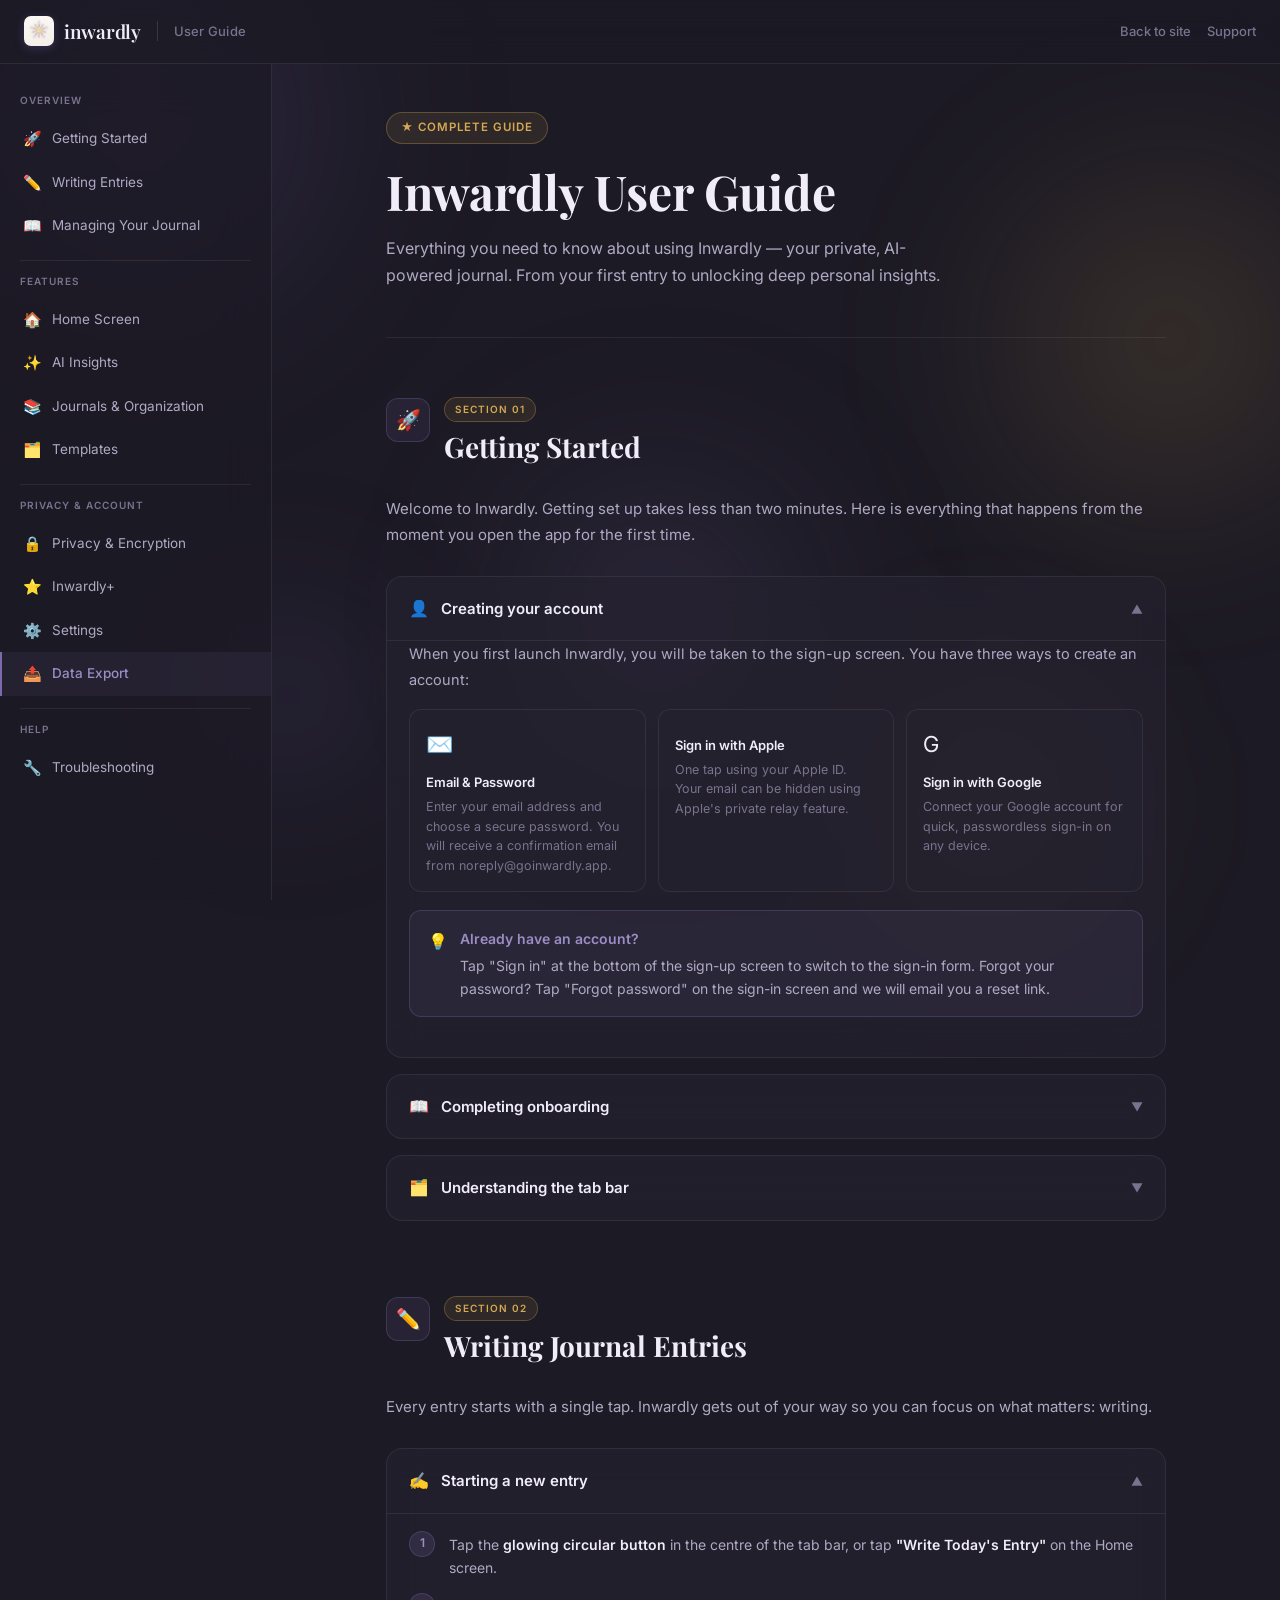
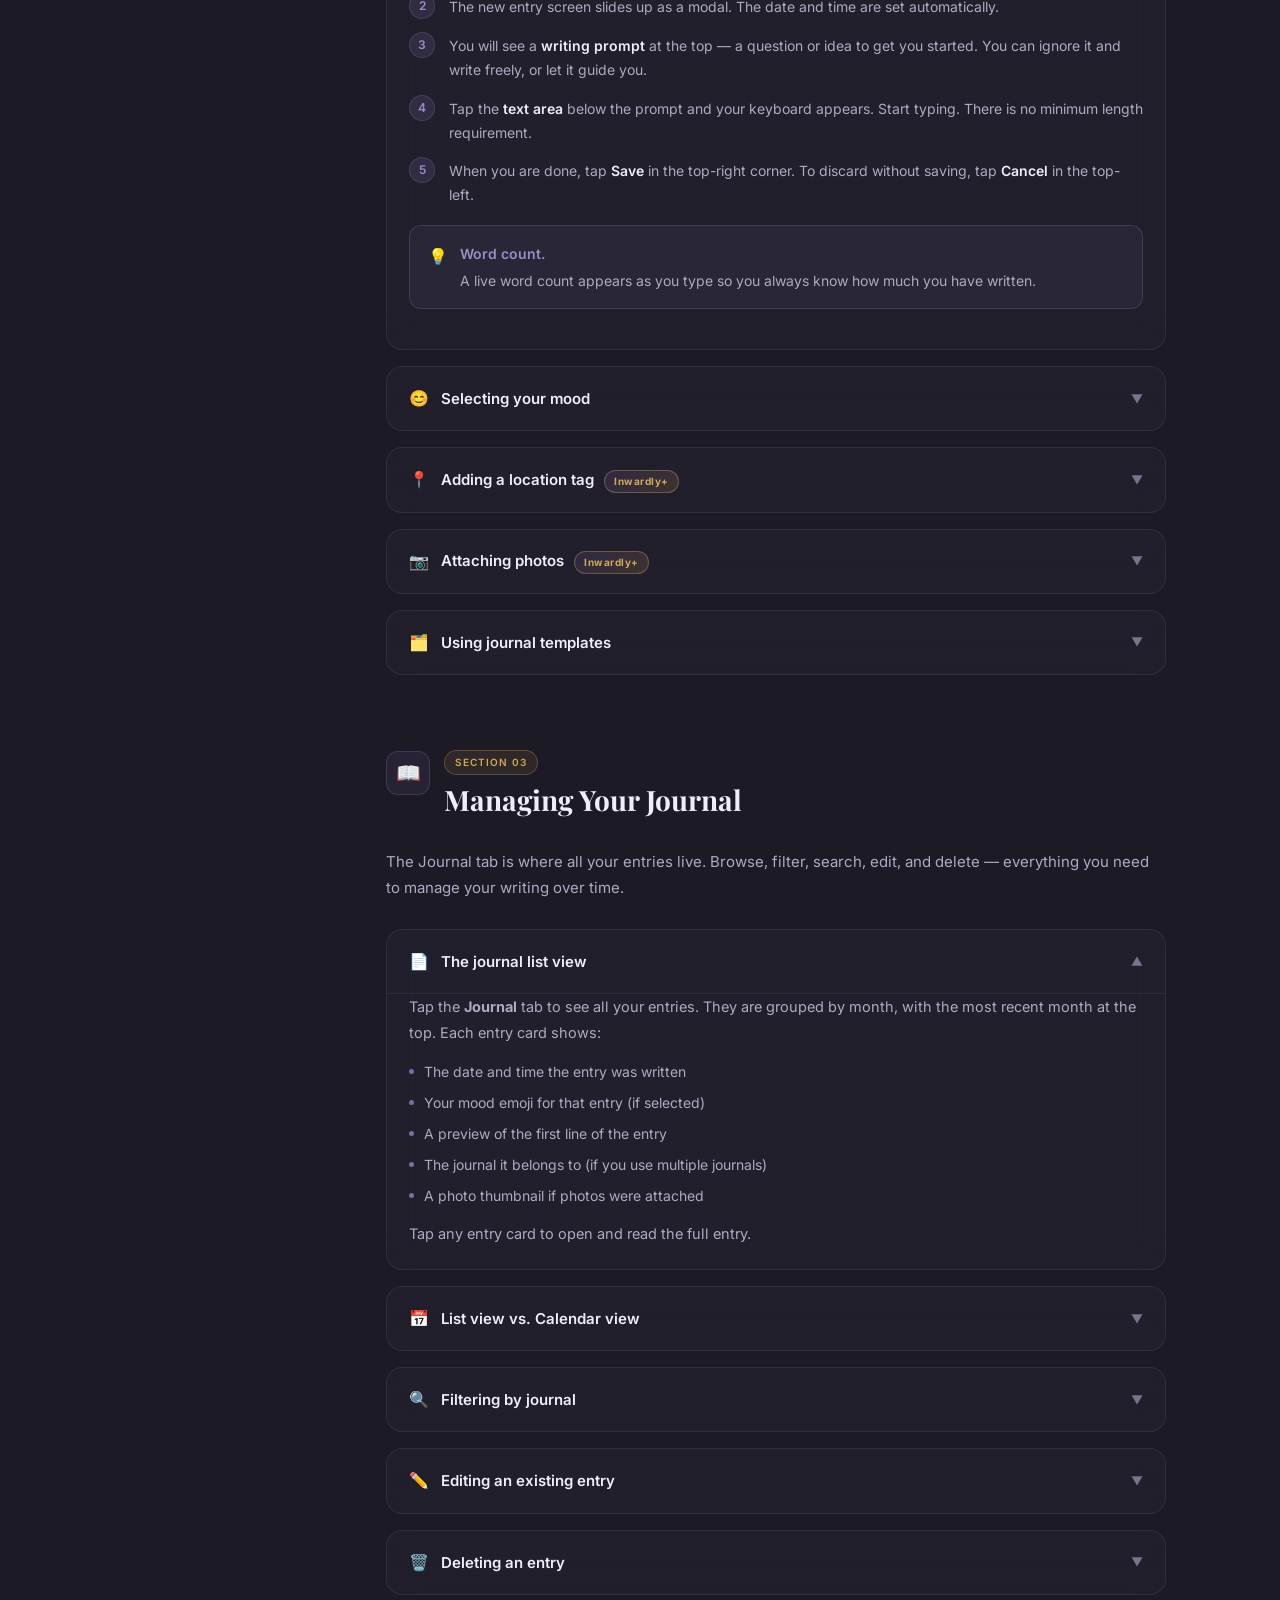
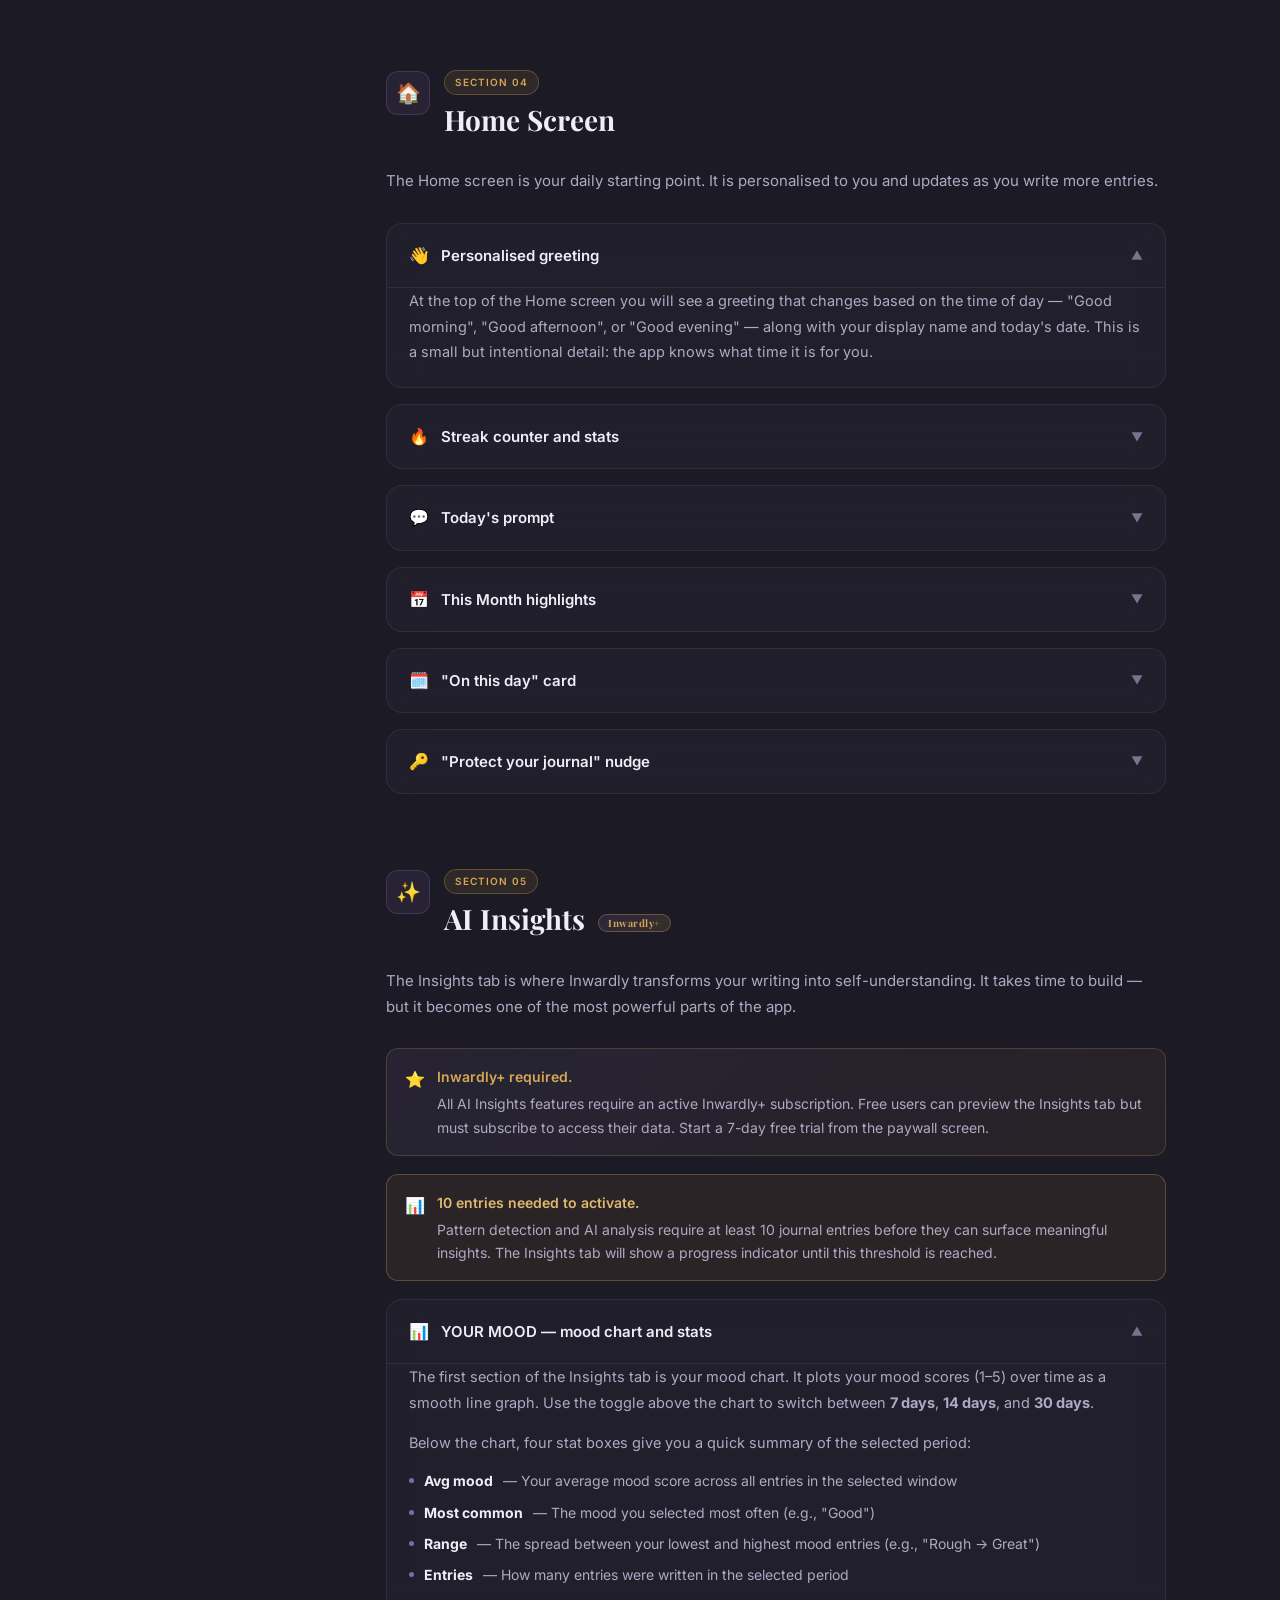
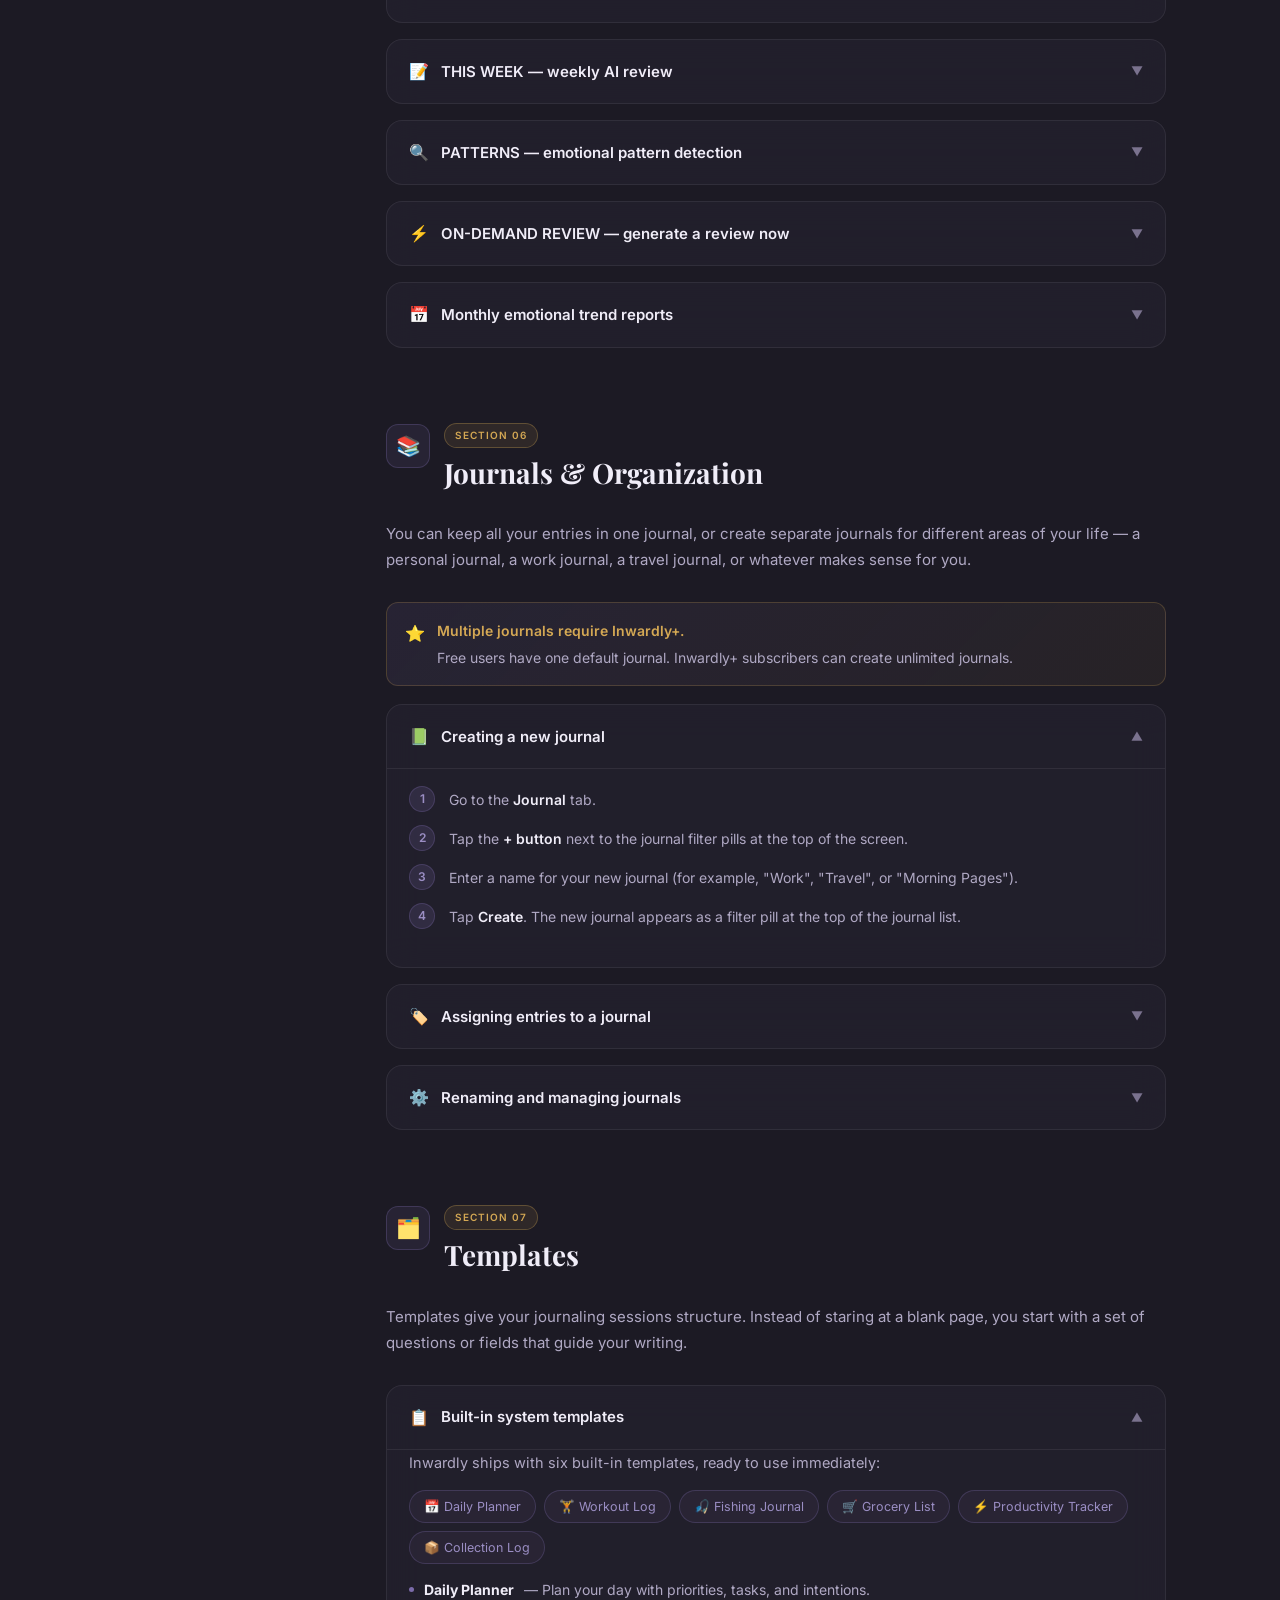
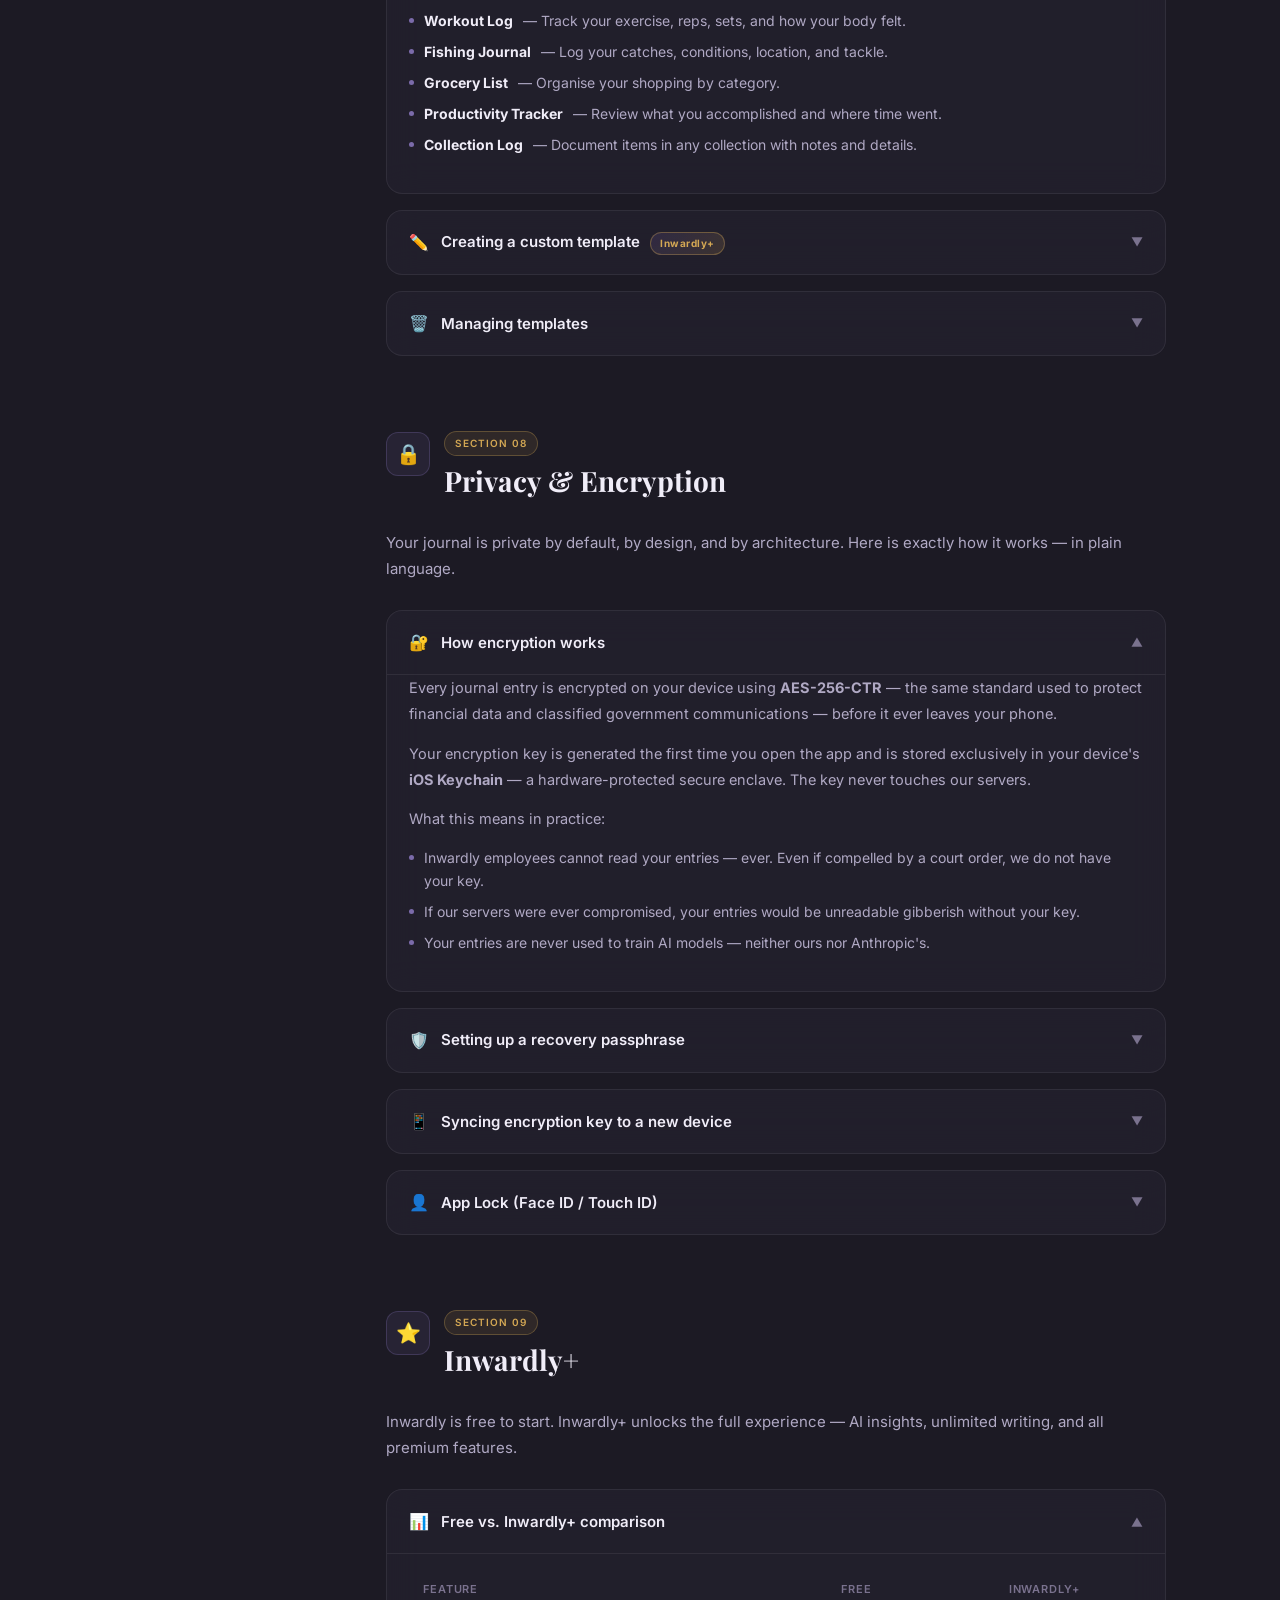
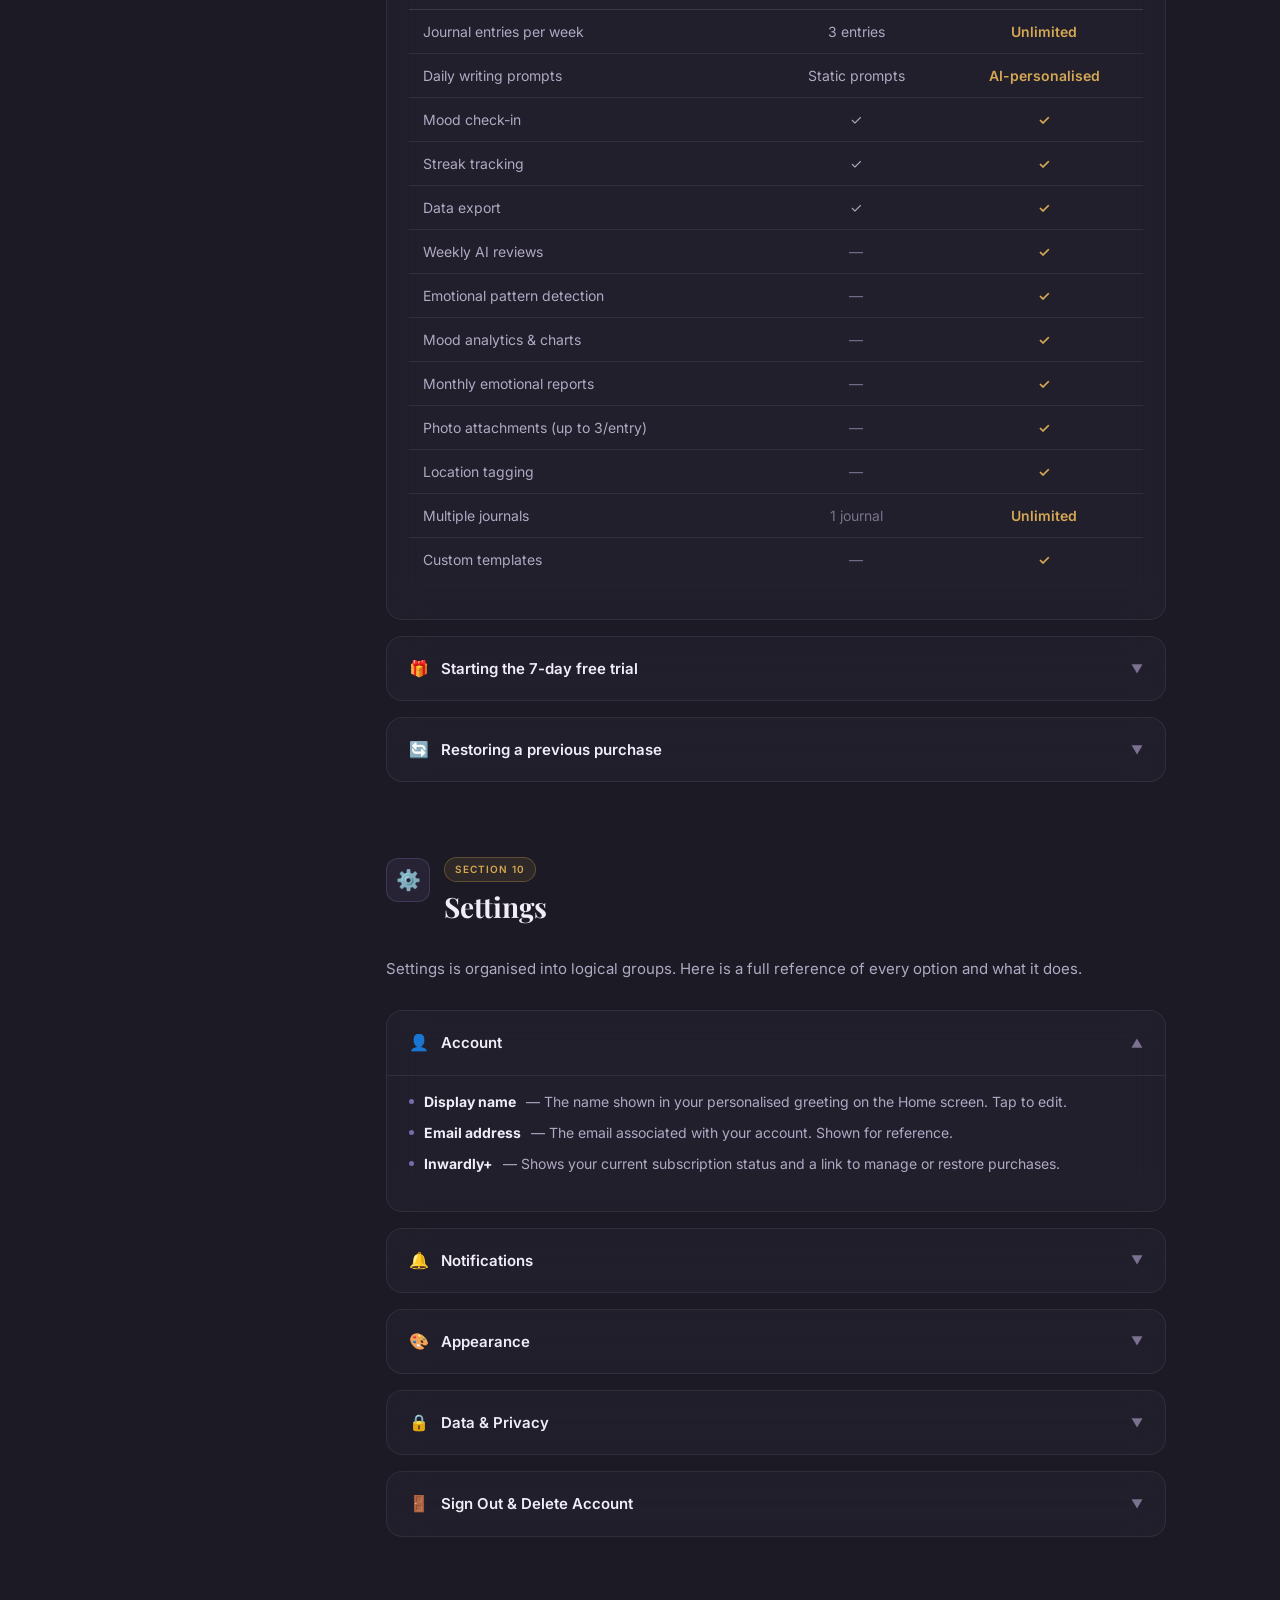
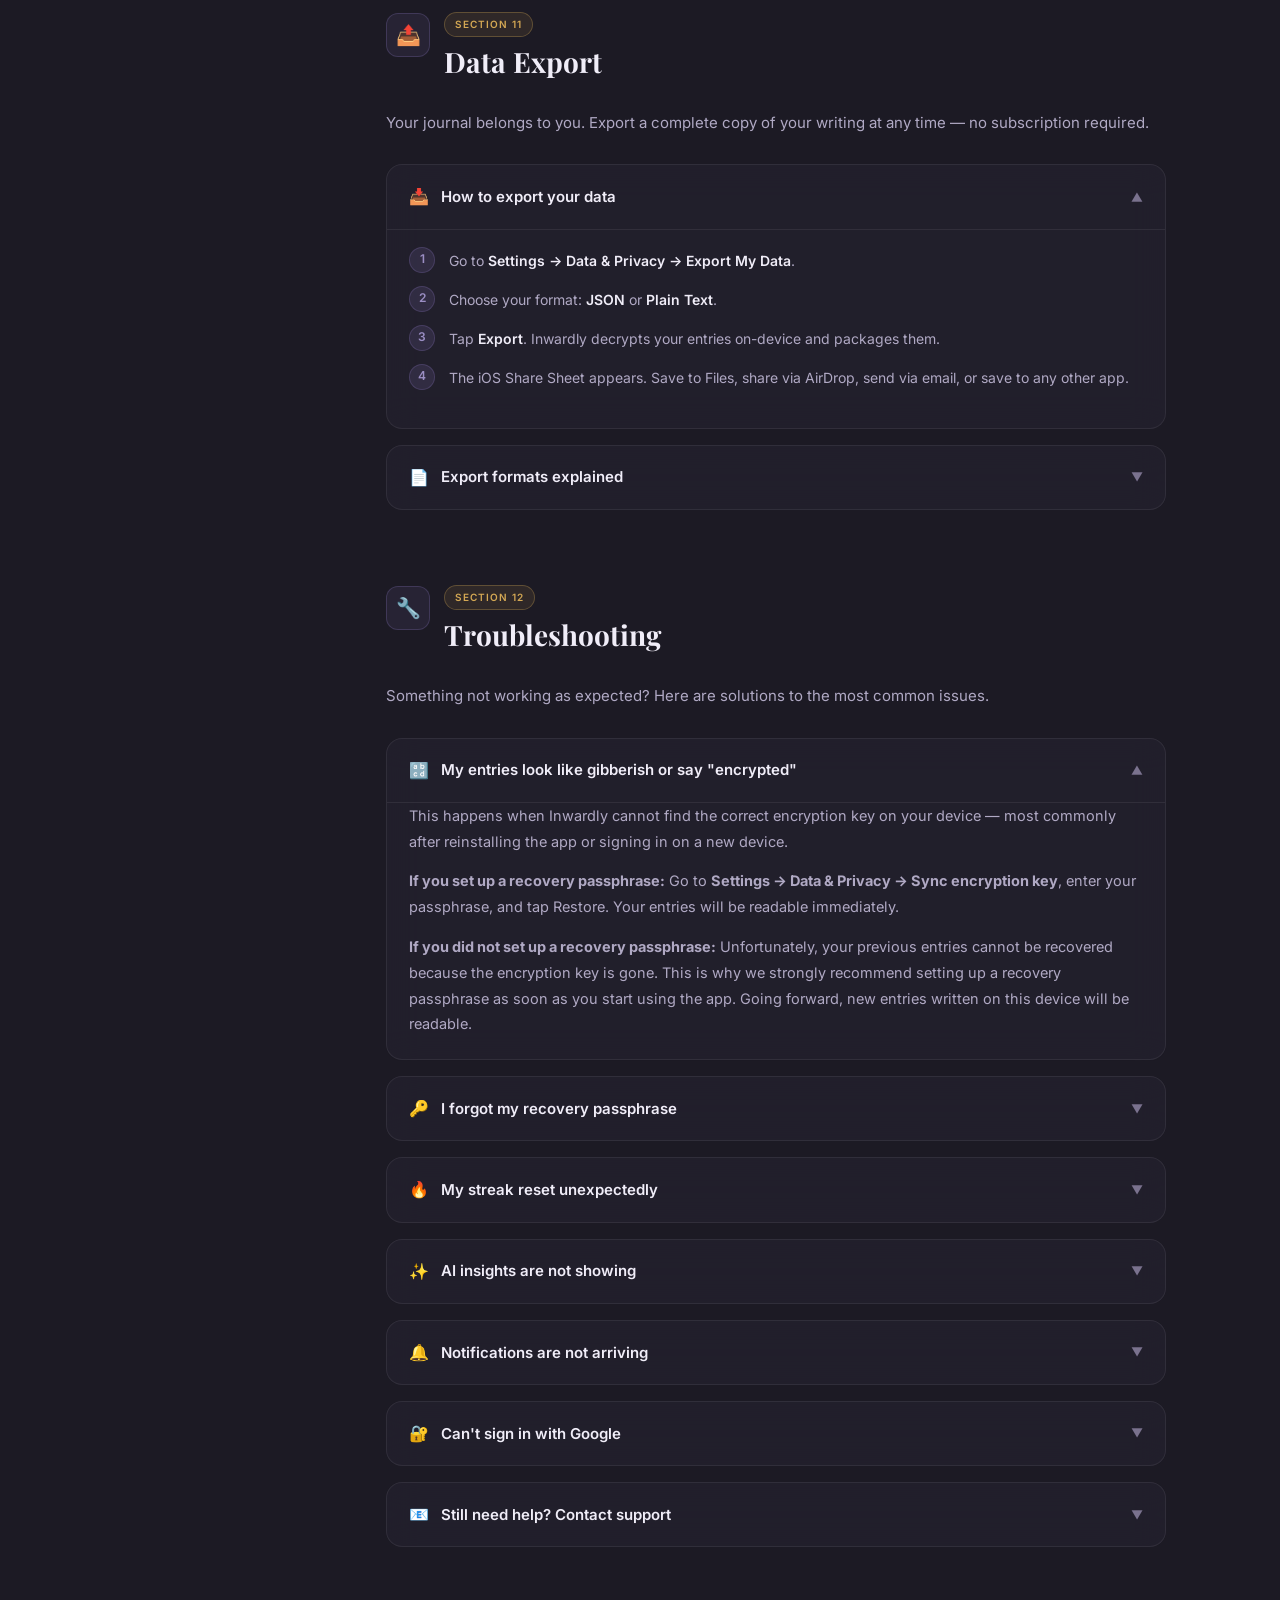
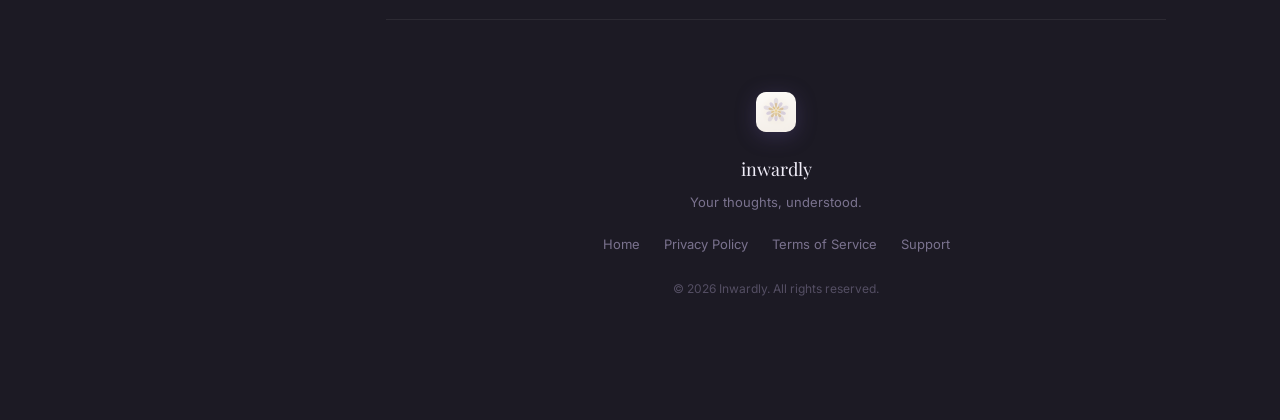
<file: guide/index.html>
<!DOCTYPE html>
<html lang="en">
<head>
  <meta charset="UTF-8">
  <meta name="viewport" content="width=device-width, initial-scale=1.0">
  <title>Inwardly — User Guide</title>
  <meta name="description" content="Complete user guide for Inwardly, the private AI-powered journaling app for iOS.">
  <meta name="theme-color" content="#5B4A8A">

  <link rel="preconnect" href="https://fonts.googleapis.com">
  <link rel="preconnect" href="https://fonts.gstatic.com" crossorigin>
  <link href="https://fonts.googleapis.com/css2?family=Playfair+Display:ital,wght@0,400;0,600;0,700;1,400&family=Inter:wght@300;400;500;600;700&display=swap" rel="stylesheet">
  <link rel="icon" type="image/png" href="../app-icon.png">

  <style>
    /* ===================================================================
       Inwardly User Guide — Dark Premium / Golden Hour
       Canvas #1C1A24 · Indigo #7B6BAA · Gold #D4A854
       =================================================================== */

    :root {
      --indigo: #7B6BAA;
      --indigo-light: #9B8EC4;
      --indigo-dark: #5B4A8A;
      --indigo-glow: rgba(123, 107, 170, 0.35);
      --gold: #D4A854;
      --gold-light: #E0B96E;
      --gold-glow: rgba(212, 168, 84, 0.25);

      --canvas: #1C1A24;
      --surface: rgba(37, 34, 48, 0.65);
      --surface-solid: #252230;
      --elevated: #2E2A3B;

      --text-primary: #F0EDF8;
      --text-secondary: #B0A9C4;
      --text-tertiary: #7A728E;
      --text-inverse: #FFFFFF;

      --border-subtle: rgba(255, 255, 255, 0.07);
      --border-medium: rgba(255, 255, 255, 0.12);
      --border-gold: rgba(212, 168, 84, 0.30);
      --border-indigo: rgba(123, 107, 170, 0.30);

      --glass-bg: rgba(37, 34, 48, 0.60);
      --glass-blur: blur(24px);
      --glass-border: 1px solid rgba(255, 255, 255, 0.08);

      --sidebar-width: 272px;
      --topbar-height: 64px;
      --content-max: 780px;

      --radius-sm: 8px;
      --radius-md: 12px;
      --radius-lg: 16px;
      --radius-xl: 24px;
    }

    *, *::before, *::after {
      margin: 0;
      padding: 0;
      box-sizing: border-box;
    }

    html {
      scroll-behavior: smooth;
      -webkit-font-smoothing: antialiased;
      -moz-osx-font-smoothing: grayscale;
      scroll-padding-top: 88px;
    }

    body {
      font-family: 'Inter', -apple-system, BlinkMacSystemFont, sans-serif;
      color: var(--text-primary);
      background: var(--canvas);
      line-height: 1.7;
      overflow-x: hidden;
      position: relative;
    }

    a {
      color: inherit;
      text-decoration: none;
    }

    /* ===================================================================
       Floating Orbs
       =================================================================== */

    .orb {
      position: fixed;
      border-radius: 50%;
      pointer-events: none;
      z-index: 0;
      will-change: transform;
    }

    .orb-1 {
      width: 600px; height: 600px;
      background: radial-gradient(circle, rgba(91, 74, 138, 0.28) 0%, transparent 70%);
      top: -180px; left: -160px;
      filter: blur(60px);
      animation: orbFloat1 18s ease-in-out infinite;
    }
    .orb-2 {
      width: 500px; height: 500px;
      background: radial-gradient(circle, rgba(212, 168, 84, 0.18) 0%, transparent 70%);
      top: 10%; right: -140px;
      filter: blur(70px);
      animation: orbFloat2 22s ease-in-out infinite;
    }
    .orb-3 {
      width: 420px; height: 420px;
      background: radial-gradient(circle, rgba(123, 107, 170, 0.22) 0%, transparent 70%);
      top: 45%; left: 35%;
      filter: blur(80px);
      animation: orbFloat3 26s ease-in-out infinite;
    }
    .orb-4 {
      width: 380px; height: 380px;
      background: radial-gradient(circle, rgba(212, 168, 84, 0.14) 0%, transparent 70%);
      top: 68%; right: 8%;
      filter: blur(65px);
      animation: orbFloat4 20s ease-in-out infinite;
    }
    .orb-5 {
      width: 320px; height: 320px;
      background: radial-gradient(circle, rgba(91, 74, 138, 0.20) 0%, transparent 70%);
      bottom: 5%; left: 10%;
      filter: blur(55px);
      animation: orbFloat1 24s ease-in-out infinite reverse;
    }

    @keyframes orbFloat1 {
      0%, 100% { transform: translate(0, 0) scale(1); }
      33%       { transform: translate(40px, 30px) scale(1.05); }
      66%       { transform: translate(-20px, 50px) scale(0.97); }
    }
    @keyframes orbFloat2 {
      0%, 100% { transform: translate(0, 0) scale(1); }
      40%       { transform: translate(-50px, 40px) scale(1.08); }
      70%       { transform: translate(30px, -30px) scale(0.95); }
    }
    @keyframes orbFloat3 {
      0%, 100% { transform: translate(0, 0); }
      50%       { transform: translate(-30px, -40px) scale(1.06); }
    }
    @keyframes orbFloat4 {
      0%, 100% { transform: translate(0, 0); }
      45%       { transform: translate(40px, -50px) scale(1.04); }
      80%       { transform: translate(-20px, 20px) scale(0.98); }
    }

    /* ===================================================================
       Top Nav
       =================================================================== */

    .topbar {
      position: fixed;
      top: 0; left: 0; right: 0;
      height: var(--topbar-height);
      background: rgba(28, 26, 36, 0.82);
      backdrop-filter: var(--glass-blur);
      -webkit-backdrop-filter: var(--glass-blur);
      border-bottom: var(--glass-border);
      z-index: 200;
      display: flex;
      align-items: center;
      justify-content: space-between;
      padding: 0 24px;
      gap: 16px;
    }

    .topbar-left {
      display: flex;
      align-items: center;
      gap: 16px;
      flex-shrink: 0;
    }

    .topbar-brand {
      display: flex;
      align-items: center;
      gap: 10px;
    }

    .topbar-icon {
      width: 30px; height: 30px;
      border-radius: 7px;
      object-fit: cover;
      box-shadow: 0 2px 10px rgba(91, 74, 138, 0.45);
    }

    .topbar-wordmark {
      font-family: 'Playfair Display', Georgia, serif;
      font-size: 19px;
      font-weight: 600;
      color: var(--text-primary);
      letter-spacing: -0.3px;
    }

    .topbar-divider {
      width: 1px;
      height: 20px;
      background: var(--border-medium);
    }

    .topbar-label {
      font-size: 13px;
      font-weight: 500;
      color: var(--text-tertiary);
      letter-spacing: 0.02em;
    }

    .topbar-right {
      display: flex;
      align-items: center;
      gap: 16px;
    }

    .topbar-link {
      font-size: 13px;
      font-weight: 500;
      color: var(--text-tertiary);
      transition: color 0.2s;
    }
    .topbar-link:hover { color: var(--text-primary); }

    /* Hamburger */
    .hamburger {
      display: none;
      flex-direction: column;
      gap: 5px;
      cursor: pointer;
      padding: 4px;
      background: none;
      border: none;
      z-index: 400;
    }
    .hamburger span {
      display: block;
      width: 22px; height: 2px;
      background: var(--text-secondary);
      border-radius: 2px;
      transition: all 0.3s;
    }
    .hamburger.open span:nth-child(1) { transform: translateY(7px) rotate(45deg); }
    .hamburger.open span:nth-child(2) { opacity: 0; }
    .hamburger.open span:nth-child(3) { transform: translateY(-7px) rotate(-45deg); }

    /* ===================================================================
       Layout Shell
       =================================================================== */

    .layout {
      display: flex;
      padding-top: var(--topbar-height);
      min-height: 100vh;
      position: relative;
      /* No z-index here — setting one would create a stacking context that traps
         the sidebar's z-index inside it, making the root-level overlay win on iOS. */
    }

    /* ===================================================================
       Sidebar
       =================================================================== */

    .sidebar {
      position: fixed;
      top: var(--topbar-height);
      left: 0;
      bottom: 0;
      width: var(--sidebar-width);
      background: rgba(28, 26, 36, 0.72);
      backdrop-filter: var(--glass-blur);
      -webkit-backdrop-filter: var(--glass-blur);
      border-right: var(--glass-border);
      overflow-y: auto;
      overflow-x: hidden;
      padding: 28px 0 48px;
      z-index: 100;
      transition: transform 0.35s cubic-bezier(0.4, 0, 0.2, 1);
    }

    .sidebar::-webkit-scrollbar { width: 4px; }
    .sidebar::-webkit-scrollbar-track { background: transparent; }
    .sidebar::-webkit-scrollbar-thumb {
      background: rgba(123, 107, 170, 0.25);
      border-radius: 4px;
    }

    .sidebar-group {
      margin-bottom: 8px;
    }

    .sidebar-group-label {
      font-size: 10px;
      font-weight: 600;
      letter-spacing: 0.1em;
      text-transform: uppercase;
      color: var(--text-tertiary);
      padding: 0 20px 8px;
    }

    .sidebar-item {
      display: flex;
      align-items: center;
      gap: 10px;
      padding: 9px 20px;
      font-size: 13.5px;
      font-weight: 400;
      color: var(--text-secondary);
      cursor: pointer;
      transition: color 0.18s, background 0.18s;
      border-left: 2px solid transparent;
      text-decoration: none;
      position: relative;
    }

    .sidebar-item:hover {
      color: var(--text-primary);
      background: rgba(123, 107, 170, 0.07);
    }

    .sidebar-item.active {
      color: var(--indigo-light);
      font-weight: 500;
      border-left-color: var(--indigo);
      background: rgba(123, 107, 170, 0.10);
    }

    .sidebar-item .item-icon {
      font-size: 15px;
      width: 20px;
      text-align: center;
      flex-shrink: 0;
    }

    .sidebar-sub {
      padding-left: 50px;
      display: none;
    }
    .sidebar-sub.open { display: block; }

    .sidebar-sub-item {
      display: block;
      padding: 5px 20px 5px 0;
      font-size: 12.5px;
      color: var(--text-tertiary);
      transition: color 0.18s;
      text-decoration: none;
    }
    .sidebar-sub-item:hover { color: var(--text-secondary); }
    .sidebar-sub-item.active { color: var(--indigo-light); }

    .sidebar-sep {
      height: 1px;
      background: var(--border-subtle);
      margin: 12px 20px;
    }

    /* Sidebar overlay (mobile) */
    .sidebar-overlay {
      display: none;
      position: fixed;
      inset: 0;
      background: rgba(0,0,0,0.55);
      z-index: 250;
      /* No backdrop-filter: iOS Safari bug — blur layers intercept touch events
         even when a higher z-index element is visually on top. */
    }
    .sidebar-overlay.visible { display: block; }

    /* ===================================================================
       Main Content
       =================================================================== */

    .main {
      margin-left: var(--sidebar-width);
      flex: 1;
      min-width: 0;
      padding: 48px 48px 120px;
    }

    .content-wrap {
      max-width: var(--content-max);
      margin: 0 auto;
    }

    /* ===================================================================
       Page Hero
       =================================================================== */

    .page-hero {
      margin-bottom: 56px;
      padding-bottom: 48px;
      border-bottom: 1px solid var(--border-subtle);
    }

    .page-hero-label {
      display: inline-flex;
      align-items: center;
      gap: 6px;
      background: rgba(212, 168, 84, 0.10);
      border: 1px solid var(--border-gold);
      border-radius: 100px;
      padding: 5px 14px;
      font-size: 11.5px;
      font-weight: 600;
      letter-spacing: 0.08em;
      text-transform: uppercase;
      color: var(--gold);
      margin-bottom: 20px;
    }

    .page-hero h1 {
      font-family: 'Playfair Display', Georgia, serif;
      font-size: clamp(32px, 5vw, 48px);
      font-weight: 700;
      line-height: 1.15;
      color: var(--text-primary);
      margin-bottom: 16px;
    }

    .page-hero p {
      font-size: 16px;
      color: var(--text-secondary);
      max-width: 560px;
      line-height: 1.7;
    }

    /* ===================================================================
       Sections
       =================================================================== */

    .guide-section {
      margin-bottom: 72px;
      scroll-margin-top: 88px;
    }

    .section-header {
      display: flex;
      align-items: flex-start;
      gap: 14px;
      margin-bottom: 32px;
    }

    .section-icon-wrap {
      width: 44px; height: 44px;
      border-radius: 12px;
      background: rgba(123, 107, 170, 0.12);
      border: 1px solid var(--border-indigo);
      display: flex;
      align-items: center;
      justify-content: center;
      font-size: 20px;
      flex-shrink: 0;
      margin-top: 4px;
    }

    .section-title-group {}

    .section-pill {
      display: inline-flex;
      align-items: center;
      gap: 5px;
      background: rgba(212, 168, 84, 0.10);
      border: 1px solid var(--border-gold);
      border-radius: 100px;
      padding: 3px 10px;
      font-size: 10px;
      font-weight: 600;
      letter-spacing: 0.1em;
      text-transform: uppercase;
      color: var(--gold);
      margin-bottom: 8px;
    }

    .section-title {
      font-family: 'Playfair Display', Georgia, serif;
      font-size: clamp(22px, 3vw, 28px);
      font-weight: 700;
      color: var(--text-primary);
      line-height: 1.2;
    }

    .section-intro {
      font-size: 15px;
      color: var(--text-secondary);
      margin-bottom: 28px;
      line-height: 1.75;
    }

    /* ===================================================================
       Subsections / Accordion
       =================================================================== */

    .subsection {
      margin-bottom: 16px;
      border-radius: var(--radius-lg);
      border: 1px solid var(--border-subtle);
      background: var(--surface);
      backdrop-filter: blur(16px);
      -webkit-backdrop-filter: blur(16px);
      overflow: hidden;
    }

    .subsection-toggle {
      display: flex;
      align-items: center;
      justify-content: space-between;
      padding: 18px 22px;
      cursor: pointer;
      user-select: none;
      transition: background 0.18s;
    }

    .subsection-toggle:hover {
      background: rgba(123, 107, 170, 0.06);
    }

    .subsection-toggle-left {
      display: flex;
      align-items: center;
      gap: 12px;
    }

    .subsection-toggle-icon {
      font-size: 16px;
    }

    .subsection-title {
      font-size: 15px;
      font-weight: 600;
      color: var(--text-primary);
    }

    .subsection-chevron {
      font-size: 12px;
      color: var(--text-tertiary);
      transition: transform 0.25s;
    }

    .subsection.open .subsection-chevron {
      transform: rotate(180deg);
    }

    .subsection-body {
      display: none;
      padding: 0 22px 22px;
      border-top: 1px solid var(--border-subtle);
    }

    .subsection.open .subsection-body {
      display: block;
    }

    /* ===================================================================
       Content Elements
       =================================================================== */

    .prose p {
      font-size: 14.5px;
      color: var(--text-secondary);
      line-height: 1.78;
      margin-bottom: 14px;
    }
    .prose p:last-child { margin-bottom: 0; }

    /* Numbered steps */
    .steps {
      list-style: none;
      display: flex;
      flex-direction: column;
      gap: 12px;
      margin: 16px 0;
    }

    .steps li {
      display: flex;
      gap: 14px;
      align-items: flex-start;
    }

    .step-num {
      flex-shrink: 0;
      width: 26px; height: 26px;
      border-radius: 50%;
      background: rgba(123, 107, 170, 0.18);
      border: 1px solid var(--border-indigo);
      display: flex;
      align-items: center;
      justify-content: center;
      font-size: 12px;
      font-weight: 600;
      color: var(--indigo-light);
      margin-top: 1px;
    }

    .step-text {
      font-size: 14px;
      color: var(--text-secondary);
      line-height: 1.7;
      padding-top: 3px;
    }

    .step-text strong {
      color: var(--text-primary);
      font-weight: 600;
    }

    /* Bullet list */
    .bullets {
      list-style: none;
      display: flex;
      flex-direction: column;
      gap: 8px;
      margin: 14px 0;
    }

    .bullets li {
      display: flex;
      gap: 10px;
      align-items: flex-start;
      font-size: 14px;
      color: var(--text-secondary);
      line-height: 1.65;
    }

    .bullets li::before {
      content: '';
      flex-shrink: 0;
      width: 5px; height: 5px;
      border-radius: 50%;
      background: var(--indigo);
      margin-top: 9px;
    }

    /* Callout boxes */
    .callout {
      border-radius: var(--radius-md);
      padding: 16px 18px;
      margin: 18px 0;
      display: flex;
      gap: 12px;
      align-items: flex-start;
      font-size: 14px;
      line-height: 1.65;
    }

    .callout-icon {
      font-size: 16px;
      flex-shrink: 0;
      margin-top: 1px;
    }

    .callout-text { flex: 1; }
    .callout-text strong {
      display: block;
      margin-bottom: 4px;
      font-weight: 600;
    }

    .callout.tip {
      background: rgba(123, 107, 170, 0.10);
      border: 1px solid var(--border-indigo);
      color: var(--text-secondary);
    }
    .callout.tip strong { color: var(--indigo-light); }

    .callout.warn {
      background: rgba(212, 168, 84, 0.08);
      border: 1px solid var(--border-gold);
      color: var(--text-secondary);
    }
    .callout.warn strong { color: var(--gold-light); }

    .callout.premium {
      background: linear-gradient(135deg, rgba(123, 107, 170, 0.12), rgba(212, 168, 84, 0.06));
      border: 1px solid rgba(212, 168, 84, 0.22);
      color: var(--text-secondary);
    }
    .callout.premium strong { color: var(--gold); }

    .callout.danger {
      background: rgba(200, 80, 80, 0.08);
      border: 1px solid rgba(200, 80, 80, 0.22);
      color: var(--text-secondary);
    }
    .callout.danger strong { color: #E08080; }

    /* Premium badge */
    .badge-premium {
      display: inline-flex;
      align-items: center;
      gap: 4px;
      background: linear-gradient(135deg, rgba(91, 74, 138, 0.25), rgba(212, 168, 84, 0.15));
      border: 1px solid rgba(212, 168, 84, 0.35);
      border-radius: 100px;
      padding: 2px 9px;
      font-size: 10px;
      font-weight: 700;
      letter-spacing: 0.05em;
      color: var(--gold);
      vertical-align: middle;
      margin-left: 6px;
    }

    /* Info grid */
    .info-grid {
      display: grid;
      grid-template-columns: repeat(auto-fill, minmax(200px, 1fr));
      gap: 12px;
      margin: 16px 0;
    }

    .info-card {
      background: rgba(37, 34, 48, 0.50);
      border: 1px solid var(--border-subtle);
      border-radius: var(--radius-md);
      padding: 16px;
    }

    .info-card-icon {
      font-size: 22px;
      margin-bottom: 8px;
    }

    .info-card-title {
      font-size: 13px;
      font-weight: 600;
      color: var(--text-primary);
      margin-bottom: 4px;
    }

    .info-card-desc {
      font-size: 12.5px;
      color: var(--text-tertiary);
      line-height: 1.55;
    }

    /* Feature table */
    .feature-table {
      width: 100%;
      border-collapse: collapse;
      margin: 16px 0;
      font-size: 14px;
    }

    .feature-table th {
      text-align: left;
      padding: 10px 14px;
      font-size: 11px;
      font-weight: 600;
      letter-spacing: 0.08em;
      text-transform: uppercase;
      color: var(--text-tertiary);
      border-bottom: 1px solid var(--border-medium);
    }

    .feature-table td {
      padding: 11px 14px;
      color: var(--text-secondary);
      border-bottom: 1px solid var(--border-subtle);
      vertical-align: top;
      line-height: 1.5;
    }

    .feature-table tr:last-child td { border-bottom: none; }

    .feature-table .check-free { color: var(--text-secondary); }
    .feature-table .check-premium { color: var(--gold); font-weight: 600; }
    .feature-table .check-no { color: var(--text-tertiary); }

    .feature-table th:not(:first-child),
    .feature-table td:not(:first-child) {
      text-align: center;
    }

    /* Code / keyboard */
    code {
      font-family: 'SF Mono', 'Fira Code', monospace;
      font-size: 12.5px;
      background: rgba(123, 107, 170, 0.12);
      border: 1px solid var(--border-indigo);
      border-radius: 5px;
      padding: 1px 7px;
      color: var(--indigo-light);
    }

    /* Divider */
    .divider {
      height: 1px;
      background: var(--border-subtle);
      margin: 40px 0;
    }

    /* ===================================================================
       Back to Top
       =================================================================== */

    .back-to-top {
      position: fixed;
      bottom: 32px;
      right: 32px;
      width: 44px; height: 44px;
      border-radius: 50%;
      background: rgba(37, 34, 48, 0.85);
      border: 1px solid var(--border-medium);
      backdrop-filter: blur(16px);
      -webkit-backdrop-filter: blur(16px);
      display: flex;
      align-items: center;
      justify-content: center;
      cursor: pointer;
      font-size: 16px;
      color: var(--text-secondary);
      z-index: 150;
      opacity: 0;
      transform: translateY(8px);
      transition: opacity 0.25s, transform 0.25s, color 0.2s, border-color 0.2s;
      pointer-events: none;
      text-decoration: none;
    }

    .back-to-top.visible {
      opacity: 1;
      transform: translateY(0);
      pointer-events: all;
    }

    .back-to-top:hover {
      color: var(--indigo-light);
      border-color: var(--border-indigo);
    }

    /* ===================================================================
       Responsive
       =================================================================== */

    @media (max-width: 900px) {
      .sidebar {
        transform: translateX(-100%);
        z-index: 300;
        pointer-events: none;
      }

      .sidebar.mobile-open {
        transform: translateX(0);
        pointer-events: auto;
      }

      .main {
        margin-left: 0;
        padding: 28px 20px 80px;
      }

      .hamburger {
        display: flex;
      }

      .topbar-label {
        display: none;
      }

      .topbar-divider {
        display: none;
      }

      .back-to-top {
        bottom: 20px;
        right: 20px;
      }
    }

    @media (max-width: 600px) {
      html {
        scroll-padding-top: 80px;
      }

      .page-hero h1 {
        font-size: 28px;
      }

      .section-title {
        font-size: 20px;
      }

      .info-grid {
        grid-template-columns: 1fr;
      }

      .topbar-link {
        display: none;
      }
    }

    /* ===================================================================
       Mood scale visual
       =================================================================== */

    .mood-scale {
      display: flex;
      gap: 8px;
      margin: 14px 0;
      flex-wrap: wrap;
    }

    .mood-chip {
      display: flex;
      flex-direction: column;
      align-items: center;
      gap: 4px;
      background: rgba(37, 34, 48, 0.60);
      border: 1px solid var(--border-subtle);
      border-radius: 10px;
      padding: 10px 14px;
      min-width: 70px;
      flex: 1;
    }

    .mood-chip-emoji { font-size: 20px; }

    .mood-chip-dot {
      width: 8px; height: 8px;
      border-radius: 50%;
      margin: 2px 0;
    }

    .mood-chip-label {
      font-size: 11px;
      font-weight: 500;
      color: var(--text-tertiary);
    }

    /* Tab bar visual */
    .tab-bar-demo {
      display: flex;
      background: rgba(37, 34, 48, 0.75);
      border: 1px solid var(--border-medium);
      border-radius: 20px;
      padding: 8px 12px;
      gap: 4px;
      align-items: center;
      justify-content: space-around;
      margin: 18px 0;
      max-width: 340px;
    }

    .tab-item {
      display: flex;
      flex-direction: column;
      align-items: center;
      gap: 3px;
      padding: 6px 14px;
      border-radius: 12px;
      transition: background 0.18s;
      cursor: default;
    }

    .tab-item.active {
      background: rgba(123, 107, 170, 0.15);
    }

    .tab-item-icon { font-size: 18px; }

    .tab-item-label {
      font-size: 10px;
      font-weight: 500;
      color: var(--text-tertiary);
    }

    .tab-item.active .tab-item-label {
      color: var(--indigo-light);
    }

    .tab-compose {
      width: 48px; height: 48px;
      border-radius: 50%;
      background: linear-gradient(135deg, var(--indigo-dark), var(--indigo));
      display: flex;
      align-items: center;
      justify-content: center;
      font-size: 22px;
      box-shadow: 0 4px 20px rgba(91, 74, 138, 0.45);
      flex-shrink: 0;
    }

    /* Template pill demos */
    .template-list {
      display: flex;
      flex-wrap: wrap;
      gap: 8px;
      margin: 14px 0;
    }

    .template-pill {
      background: rgba(37, 34, 48, 0.60);
      border: 1px solid var(--border-subtle);
      border-radius: 100px;
      padding: 5px 14px;
      font-size: 12.5px;
      color: var(--text-secondary);
    }

    .template-pill.system {
      border-color: var(--border-indigo);
      color: var(--indigo-light);
      background: rgba(123, 107, 170, 0.08);
    }

  </style>
</head>
<body>

  <!-- Floating orbs -->
  <div class="orb orb-1" aria-hidden="true"></div>
  <div class="orb orb-2" aria-hidden="true"></div>
  <div class="orb orb-3" aria-hidden="true"></div>
  <div class="orb orb-4" aria-hidden="true"></div>
  <div class="orb orb-5" aria-hidden="true"></div>

  <!-- Top bar -->
  <header class="topbar">
    <div class="topbar-left">
      <button class="hamburger" id="hamburger" aria-label="Toggle menu">
        <span></span><span></span><span></span>
      </button>
      <a href="../" class="topbar-brand">
        <img src="../app-icon.png" alt="Inwardly" class="topbar-icon">
        <span class="topbar-wordmark">inwardly</span>
      </a>
      <div class="topbar-divider"></div>
      <span class="topbar-label">User Guide</span>
    </div>
    <div class="topbar-right">
      <a href="../" class="topbar-link">Back to site</a>
      <a href="mailto:support@goinwardly.app" class="topbar-link">Support</a>
    </div>
  </header>

  <!-- Sidebar overlay (mobile) -->
  <div class="sidebar-overlay" id="sidebar-overlay"></div>

  <!-- Layout -->
  <div class="layout">

    <!-- Sidebar -->
    <nav class="sidebar" id="sidebar">
      <div class="sidebar-group">
        <div class="sidebar-group-label">Overview</div>
        <a href="#getting-started" class="sidebar-item" data-section="getting-started">
          <span class="item-icon">🚀</span> Getting Started
        </a>
        <a href="#writing-entries" class="sidebar-item" data-section="writing-entries">
          <span class="item-icon">✏️</span> Writing Entries
        </a>
        <a href="#managing-journal" class="sidebar-item" data-section="managing-journal">
          <span class="item-icon">📖</span> Managing Your Journal
        </a>
      </div>

      <div class="sidebar-sep"></div>

      <div class="sidebar-group">
        <div class="sidebar-group-label">Features</div>
        <a href="#home-screen" class="sidebar-item" data-section="home-screen">
          <span class="item-icon">🏠</span> Home Screen
        </a>
        <a href="#ai-insights" class="sidebar-item" data-section="ai-insights">
          <span class="item-icon">✨</span> AI Insights
        </a>
        <a href="#journals-org" class="sidebar-item" data-section="journals-org">
          <span class="item-icon">📚</span> Journals &amp; Organization
        </a>
        <a href="#templates" class="sidebar-item" data-section="templates">
          <span class="item-icon">🗂️</span> Templates
        </a>
      </div>

      <div class="sidebar-sep"></div>

      <div class="sidebar-group">
        <div class="sidebar-group-label">Privacy &amp; Account</div>
        <a href="#privacy-encryption" class="sidebar-item" data-section="privacy-encryption">
          <span class="item-icon">🔒</span> Privacy &amp; Encryption
        </a>
        <a href="#premium" class="sidebar-item" data-section="premium">
          <span class="item-icon">⭐</span> Inwardly+
        </a>
        <a href="#settings" class="sidebar-item" data-section="settings">
          <span class="item-icon">⚙️</span> Settings
        </a>
        <a href="#data-export" class="sidebar-item" data-section="data-export">
          <span class="item-icon">📤</span> Data Export
        </a>
      </div>

      <div class="sidebar-sep"></div>

      <div class="sidebar-group">
        <div class="sidebar-group-label">Help</div>
        <a href="#troubleshooting" class="sidebar-item" data-section="troubleshooting">
          <span class="item-icon">🔧</span> Troubleshooting
        </a>
      </div>
    </nav>

    <!-- Main content -->
    <main class="main">
      <div class="content-wrap">

        <!-- Page hero -->
        <div class="page-hero">
          <div class="page-hero-label">&#9733; Complete Guide</div>
          <h1>Inwardly User Guide</h1>
          <p>Everything you need to know about using Inwardly — your private, AI-powered journal. From your first entry to unlocking deep personal insights.</p>
        </div>

        <!-- ============================================================
             1. GETTING STARTED
             ============================================================ -->
        <section class="guide-section" id="getting-started">
          <div class="section-header">
            <div class="section-icon-wrap">🚀</div>
            <div class="section-title-group">
              <div class="section-pill">Section 01</div>
              <h2 class="section-title">Getting Started</h2>
            </div>
          </div>

          <p class="section-intro">Welcome to Inwardly. Getting set up takes less than two minutes. Here is everything that happens from the moment you open the app for the first time.</p>

          <div class="subsection open" id="sub-account">
            <div class="subsection-toggle">
              <div class="subsection-toggle-left">
                <span class="subsection-toggle-icon">👤</span>
                <span class="subsection-title">Creating your account</span>
              </div>
              <span class="subsection-chevron">&#9660;</span>
            </div>
            <div class="subsection-body">
              <div class="prose">
                <p>When you first launch Inwardly, you will be taken to the sign-up screen. You have three ways to create an account:</p>
              </div>
              <div class="info-grid">
                <div class="info-card">
                  <div class="info-card-icon">✉️</div>
                  <div class="info-card-title">Email &amp; Password</div>
                  <div class="info-card-desc">Enter your email address and choose a secure password. You will receive a confirmation email from noreply@goinwardly.app.</div>
                </div>
                <div class="info-card">
                  <div class="info-card-icon"></div>
                  <div class="info-card-title">Sign in with Apple</div>
                  <div class="info-card-desc">One tap using your Apple ID. Your email can be hidden using Apple's private relay feature.</div>
                </div>
                <div class="info-card">
                  <div class="info-card-icon">G</div>
                  <div class="info-card-title">Sign in with Google</div>
                  <div class="info-card-desc">Connect your Google account for quick, passwordless sign-in on any device.</div>
                </div>
              </div>
              <div class="callout tip">
                <span class="callout-icon">💡</span>
                <div class="callout-text">
                  <strong>Already have an account?</strong>
                  Tap "Sign in" at the bottom of the sign-up screen to switch to the sign-in form. Forgot your password? Tap "Forgot password" on the sign-in screen and we will email you a reset link.
                </div>
              </div>
            </div>
          </div>

          <div class="subsection" id="sub-onboarding">
            <div class="subsection-toggle">
              <div class="subsection-toggle-left">
                <span class="subsection-toggle-icon">📖</span>
                <span class="subsection-title">Completing onboarding</span>
              </div>
              <span class="subsection-chevron">&#9660;</span>
            </div>
            <div class="subsection-body">
              <div class="prose">
                <p>After creating your account, Inwardly walks you through a short onboarding flow — three screens that take about 30 seconds.</p>
              </div>
              <ol class="steps">
                <li>
                  <span class="step-num">1</span>
                  <span class="step-text"><strong>Privacy first.</strong> This screen explains that your journal entries are encrypted on your device before they are stored. No one — including the Inwardly team — can read your entries. Tap "I understand" to continue.</span>
                </li>
                <li>
                  <span class="step-num">2</span>
                  <span class="step-text"><strong>Building your habit.</strong> A few tips on how to make journaling stick: write at the same time each day, keep entries honest rather than polished, and aim for consistency over length. Tap "Sounds good" to continue.</span>
                </li>
                <li>
                  <span class="step-num">3</span>
                  <span class="step-text"><strong>Reminder notifications.</strong> Inwardly asks if it can send you a daily reminder to write. You can choose a time that suits your routine, or skip this step entirely and enable notifications later in Settings.</span>
                </li>
              </ol>
              <div class="callout tip">
                <span class="callout-icon">💡</span>
                <div class="callout-text">
                  <strong>You can revisit all of this later.</strong>
                  Notification time and permission can be changed any time in Settings &rarr; Notifications.
                </div>
              </div>
            </div>
          </div>

          <div class="subsection" id="sub-tabbar">
            <div class="subsection-toggle">
              <div class="subsection-toggle-left">
                <span class="subsection-toggle-icon">🗂️</span>
                <span class="subsection-title">Understanding the tab bar</span>
              </div>
              <span class="subsection-chevron">&#9660;</span>
            </div>
            <div class="subsection-body">
              <div class="prose">
                <p>Once you are in the app, the bottom tab bar is your primary navigation. It has five items:</p>
              </div>

              <div class="tab-bar-demo">
                <div class="tab-item active">
                  <span class="tab-item-icon">🏠</span>
                  <span class="tab-item-label">Home</span>
                </div>
                <div class="tab-item">
                  <span class="tab-item-icon">📖</span>
                  <span class="tab-item-label">Journal</span>
                </div>
                <div class="tab-compose">✏️</div>
                <div class="tab-item">
                  <span class="tab-item-icon">✨</span>
                  <span class="tab-item-label">Insights</span>
                </div>
                <div class="tab-item">
                  <span class="tab-item-icon">⚙️</span>
                  <span class="tab-item-label">Settings</span>
                </div>
              </div>

              <ul class="bullets">
                <li><strong style="color:var(--text-primary)">Home</strong> — Your daily dashboard. Shows your streak, today's writing prompt, recent entries, and AI highlights.</li>
                <li><strong style="color:var(--text-primary)">Journal</strong> — A chronological list of all your entries. Switch to calendar view to browse by date.</li>
                <li><strong style="color:var(--text-primary)">Compose (center pill)</strong> — The glowing circular button in the centre. Tap it to start a new journal entry from anywhere in the app.</li>
                <li><strong style="color:var(--text-primary)">Insights</strong> — Your AI-powered emotional dashboard. Weekly reviews, pattern detection, and mood analytics.</li>
                <li><strong style="color:var(--text-primary)">Settings</strong> — Account, notifications, appearance, privacy, and subscription management.</li>
              </ul>
            </div>
          </div>
        </section>

        <!-- ============================================================
             2. WRITING JOURNAL ENTRIES
             ============================================================ -->
        <section class="guide-section" id="writing-entries">
          <div class="section-header">
            <div class="section-icon-wrap">✏️</div>
            <div class="section-title-group">
              <div class="section-pill">Section 02</div>
              <h2 class="section-title">Writing Journal Entries</h2>
            </div>
          </div>

          <p class="section-intro">Every entry starts with a single tap. Inwardly gets out of your way so you can focus on what matters: writing.</p>

          <div class="subsection open">
            <div class="subsection-toggle">
              <div class="subsection-toggle-left">
                <span class="subsection-toggle-icon">✍️</span>
                <span class="subsection-title">Starting a new entry</span>
              </div>
              <span class="subsection-chevron">&#9660;</span>
            </div>
            <div class="subsection-body">
              <ol class="steps">
                <li>
                  <span class="step-num">1</span>
                  <span class="step-text">Tap the <strong>glowing circular button</strong> in the centre of the tab bar, or tap <strong>"Write Today's Entry"</strong> on the Home screen.</span>
                </li>
                <li>
                  <span class="step-num">2</span>
                  <span class="step-text">The new entry screen slides up as a modal. The date and time are set automatically.</span>
                </li>
                <li>
                  <span class="step-num">3</span>
                  <span class="step-text">You will see a <strong>writing prompt</strong> at the top — a question or idea to get you started. You can ignore it and write freely, or let it guide you.</span>
                </li>
                <li>
                  <span class="step-num">4</span>
                  <span class="step-text">Tap the <strong>text area</strong> below the prompt and your keyboard appears. Start typing. There is no minimum length requirement.</span>
                </li>
                <li>
                  <span class="step-num">5</span>
                  <span class="step-text">When you are done, tap <strong>Save</strong> in the top-right corner. To discard without saving, tap <strong>Cancel</strong> in the top-left.</span>
                </li>
              </ol>
              <div class="callout tip">
                <span class="callout-icon">💡</span>
                <div class="callout-text">
                  <strong>Word count.</strong>
                  A live word count appears as you type so you always know how much you have written.
                </div>
              </div>
            </div>
          </div>

          <div class="subsection">
            <div class="subsection-toggle">
              <div class="subsection-toggle-left">
                <span class="subsection-toggle-icon">😊</span>
                <span class="subsection-title">Selecting your mood</span>
              </div>
              <span class="subsection-chevron">&#9660;</span>
            </div>
            <div class="subsection-body">
              <div class="prose">
                <p>Below the text area you will find the mood selector. Tap one of the five options to log how you are feeling today. This data feeds the mood charts in your Insights tab over time.</p>
              </div>
              <div class="mood-scale">
                <div class="mood-chip">
                  <span class="mood-chip-emoji">😔</span>
                  <div class="mood-chip-dot" style="background:#9B7FAA;"></div>
                  <span class="mood-chip-label">Low</span>
                </div>
                <div class="mood-chip">
                  <span class="mood-chip-emoji">😕</span>
                  <div class="mood-chip-dot" style="background:#7A93B8;"></div>
                  <span class="mood-chip-label">Meh</span>
                </div>
                <div class="mood-chip">
                  <span class="mood-chip-emoji">😐</span>
                  <div class="mood-chip-dot" style="background:#7BA88A;"></div>
                  <span class="mood-chip-label">Okay</span>
                </div>
                <div class="mood-chip">
                  <span class="mood-chip-emoji">🙂</span>
                  <div class="mood-chip-dot" style="background:#D4A854;"></div>
                  <span class="mood-chip-label">Good</span>
                </div>
                <div class="mood-chip">
                  <span class="mood-chip-emoji">😊</span>
                  <div class="mood-chip-dot" style="background:#E08070;"></div>
                  <span class="mood-chip-label">Great</span>
                </div>
              </div>
              <div class="prose">
                <p>Mood is optional — you can save an entry without selecting one. However, selecting a mood each time gives the AI much more to work with when generating your Insights.</p>
              </div>
            </div>
          </div>

          <div class="subsection">
            <div class="subsection-toggle">
              <div class="subsection-toggle-left">
                <span class="subsection-toggle-icon">📍</span>
                <span class="subsection-title">Adding a location tag <span class="badge-premium">Inwardly+</span></span>
              </div>
              <span class="subsection-chevron">&#9660;</span>
            </div>
            <div class="subsection-body">
              <div class="prose">
                <p>Premium users can tag their entries with the location where they were written. This lets you look back and see that you wrote your best entries from the coffee shop on Saturdays, or that your mood dips when you are travelling for work.</p>
              </div>
              <ol class="steps">
                <li>
                  <span class="step-num">1</span>
                  <span class="step-text">In the entry toolbar at the bottom of the screen, tap the <strong>location pin icon</strong>.</span>
                </li>
                <li>
                  <span class="step-num">2</span>
                  <span class="step-text">Inwardly will request location permission if it has not already been granted. Tap <strong>Allow While Using App</strong>.</span>
                </li>
                <li>
                  <span class="step-num">3</span>
                  <span class="step-text">Your current city and neighbourhood appear as a tag beneath the mood selector. Tap it again to remove it.</span>
                </li>
              </ol>
              <div class="callout tip">
                <span class="callout-icon">💡</span>
                <div class="callout-text">
                  <strong>Location is approximate.</strong>
                  We only store city-level location data — never your precise GPS coordinates.
                </div>
              </div>
            </div>
          </div>

          <div class="subsection">
            <div class="subsection-toggle">
              <div class="subsection-toggle-left">
                <span class="subsection-toggle-icon">📷</span>
                <span class="subsection-title">Attaching photos <span class="badge-premium">Inwardly+</span></span>
              </div>
              <span class="subsection-chevron">&#9660;</span>
            </div>
            <div class="subsection-body">
              <div class="prose">
                <p>Premium users can attach up to three photos per entry. Photos are stored securely alongside your encrypted text.</p>
              </div>
              <ol class="steps">
                <li>
                  <span class="step-num">1</span>
                  <span class="step-text">Tap the <strong>photo icon</strong> in the entry toolbar.</span>
                </li>
                <li>
                  <span class="step-num">2</span>
                  <span class="step-text">Choose from your <strong>Photo Library</strong> or take a new photo with your <strong>Camera</strong>.</span>
                </li>
                <li>
                  <span class="step-num">3</span>
                  <span class="step-text">Selected photos appear as thumbnails in the entry. Tap a thumbnail to remove it.</span>
                </li>
              </ol>
              <div class="callout warn">
                <span class="callout-icon">⚠️</span>
                <div class="callout-text">
                  <strong>Up to 3 photos per entry.</strong>
                  Attempting to add a fourth photo will show a notice. Each photo is stored at display resolution to keep your storage usage reasonable.
                </div>
              </div>
            </div>
          </div>

          <div class="subsection">
            <div class="subsection-toggle">
              <div class="subsection-toggle-left">
                <span class="subsection-toggle-icon">🗂️</span>
                <span class="subsection-title">Using journal templates</span>
              </div>
              <span class="subsection-chevron">&#9660;</span>
            </div>
            <div class="subsection-body">
              <div class="prose">
                <p>Templates are structured starting points that guide your writing with a set of fields or prompts. They are great for routines like a morning reflection or a weekly review.</p>
              </div>
              <ol class="steps">
                <li>
                  <span class="step-num">1</span>
                  <span class="step-text">Tap the <strong>template icon</strong> (grid icon) in the entry toolbar.</span>
                </li>
                <li>
                  <span class="step-num">2</span>
                  <span class="step-text">A picker slides up showing all available templates — system templates are listed first, followed by any custom templates you have created.</span>
                </li>
                <li>
                  <span class="step-num">3</span>
                  <span class="step-text">Tap a template to select it. The entry area transforms to show the template's structured fields.</span>
                </li>
                <li>
                  <span class="step-num">4</span>
                  <span class="step-text">Fill in each field at your own pace. When you save, all fields are combined into a single entry.</span>
                </li>
              </ol>
            </div>
          </div>
        </section>

        <!-- ============================================================
             3. MANAGING YOUR JOURNAL
             ============================================================ -->
        <section class="guide-section" id="managing-journal">
          <div class="section-header">
            <div class="section-icon-wrap">📖</div>
            <div class="section-title-group">
              <div class="section-pill">Section 03</div>
              <h2 class="section-title">Managing Your Journal</h2>
            </div>
          </div>

          <p class="section-intro">The Journal tab is where all your entries live. Browse, filter, search, edit, and delete — everything you need to manage your writing over time.</p>

          <div class="subsection open">
            <div class="subsection-toggle">
              <div class="subsection-toggle-left">
                <span class="subsection-toggle-icon">📄</span>
                <span class="subsection-title">The journal list view</span>
              </div>
              <span class="subsection-chevron">&#9660;</span>
            </div>
            <div class="subsection-body">
              <div class="prose">
                <p>Tap the <strong>Journal</strong> tab to see all your entries. They are grouped by month, with the most recent month at the top. Each entry card shows:</p>
              </div>
              <ul class="bullets">
                <li>The date and time the entry was written</li>
                <li>Your mood emoji for that entry (if selected)</li>
                <li>A preview of the first line of the entry</li>
                <li>The journal it belongs to (if you use multiple journals)</li>
                <li>A photo thumbnail if photos were attached</li>
              </ul>
              <div class="prose">
                <p>Tap any entry card to open and read the full entry.</p>
              </div>
            </div>
          </div>

          <div class="subsection">
            <div class="subsection-toggle">
              <div class="subsection-toggle-left">
                <span class="subsection-toggle-icon">📅</span>
                <span class="subsection-title">List view vs. Calendar view</span>
              </div>
              <span class="subsection-chevron">&#9660;</span>
            </div>
            <div class="subsection-body">
              <div class="prose">
                <p>In the top-right of the Journal screen you will find a toggle to switch between <strong>List</strong> and <strong>Calendar</strong> views.</p>
              </div>
              <ul class="bullets">
                <li><strong style="color:var(--text-primary)">List view</strong> — A chronological feed of all entries grouped by month. Ideal for reading and browsing recent writing.</li>
                <li><strong style="color:var(--text-primary)">Calendar view</strong> — A monthly calendar grid where each day with an entry shows a small dot. Tap any date to open a panel showing all entries written on that day. Great for finding entries by date or checking your writing consistency.</li>
              </ul>
              <div class="callout tip">
                <span class="callout-icon">💡</span>
                <div class="callout-text">
                  <strong>Multiple entries on one day.</strong>
                  In Calendar view, tapping a date with multiple entries shows a scrollable panel with all of them — helpful if you write more than once a day.
                </div>
              </div>
            </div>
          </div>

          <div class="subsection">
            <div class="subsection-toggle">
              <div class="subsection-toggle-left">
                <span class="subsection-toggle-icon">🔍</span>
                <span class="subsection-title">Filtering by journal</span>
              </div>
              <span class="subsection-chevron">&#9660;</span>
            </div>
            <div class="subsection-body">
              <div class="prose">
                <p>If you have created multiple journals (for example, a personal journal and a work journal), pill-shaped filter buttons appear at the top of the journal list. Tap a pill to show only entries from that journal. Tap <strong>All</strong> to show everything.</p>
              </div>
            </div>
          </div>

          <div class="subsection">
            <div class="subsection-toggle">
              <div class="subsection-toggle-left">
                <span class="subsection-toggle-icon">✏️</span>
                <span class="subsection-title">Editing an existing entry</span>
              </div>
              <span class="subsection-chevron">&#9660;</span>
            </div>
            <div class="subsection-body">
              <ol class="steps">
                <li>
                  <span class="step-num">1</span>
                  <span class="step-text">Tap an entry card to open it in the detail view.</span>
                </li>
                <li>
                  <span class="step-num">2</span>
                  <span class="step-text">Tap the <strong>Edit</strong> button in the top-right corner to enter edit mode.</span>
                </li>
                <li>
                  <span class="step-num">3</span>
                  <span class="step-text">Make your changes. The mood selector and toolbar are available just as when writing a new entry.</span>
                </li>
                <li>
                  <span class="step-num">4</span>
                  <span class="step-text">Tap <strong>Save</strong> to keep your changes, or <strong>Cancel</strong> to discard them.</span>
                </li>
              </ol>
              <div class="callout tip">
                <span class="callout-icon">💡</span>
                <div class="callout-text">
                  <strong>Sharing an entry.</strong>
                  While viewing an entry (not editing), tap the share icon in the top-right to share the text via iOS share sheet — send it to Notes, Mail, or copy it to the clipboard.
                </div>
              </div>
            </div>
          </div>

          <div class="subsection">
            <div class="subsection-toggle">
              <div class="subsection-toggle-left">
                <span class="subsection-toggle-icon">🗑️</span>
                <span class="subsection-title">Deleting an entry</span>
              </div>
              <span class="subsection-chevron">&#9660;</span>
            </div>
            <div class="subsection-body">
              <ol class="steps">
                <li>
                  <span class="step-num">1</span>
                  <span class="step-text">Open the entry you want to delete.</span>
                </li>
                <li>
                  <span class="step-num">2</span>
                  <span class="step-text">Tap the <strong>trash icon</strong> (delete button) in the top-right corner.</span>
                </li>
                <li>
                  <span class="step-num">3</span>
                  <span class="step-text">Confirm deletion in the prompt that appears. This action cannot be undone.</span>
                </li>
              </ol>
              <div class="callout warn">
                <span class="callout-icon">⚠️</span>
                <div class="callout-text">
                  <strong>Deletion is permanent.</strong>
                  Once an entry is deleted, it is removed from the server and cannot be recovered. If you want to keep a copy, export your data first (Settings &rarr; Export My Data).
                </div>
              </div>
            </div>
          </div>
        </section>

        <!-- ============================================================
             4. HOME SCREEN
             ============================================================ -->
        <section class="guide-section" id="home-screen">
          <div class="section-header">
            <div class="section-icon-wrap">🏠</div>
            <div class="section-title-group">
              <div class="section-pill">Section 04</div>
              <h2 class="section-title">Home Screen</h2>
            </div>
          </div>

          <p class="section-intro">The Home screen is your daily starting point. It is personalised to you and updates as you write more entries.</p>

          <div class="subsection open">
            <div class="subsection-toggle">
              <div class="subsection-toggle-left">
                <span class="subsection-toggle-icon">👋</span>
                <span class="subsection-title">Personalised greeting</span>
              </div>
              <span class="subsection-chevron">&#9660;</span>
            </div>
            <div class="subsection-body">
              <div class="prose">
                <p>At the top of the Home screen you will see a greeting that changes based on the time of day — "Good morning", "Good afternoon", or "Good evening" — along with your display name and today's date. This is a small but intentional detail: the app knows what time it is for you.</p>
              </div>
            </div>
          </div>

          <div class="subsection">
            <div class="subsection-toggle">
              <div class="subsection-toggle-left">
                <span class="subsection-toggle-icon">🔥</span>
                <span class="subsection-title">Streak counter and stats</span>
              </div>
              <span class="subsection-chevron">&#9660;</span>
            </div>
            <div class="subsection-body">
              <div class="prose">
                <p>Beneath the greeting sits a stats card showing two numbers:</p>
              </div>
              <ul class="bullets">
                <li><strong style="color:var(--text-primary)">Current streak</strong> — The number of consecutive calendar days on which you have written at least one entry. A flame icon accompanies this. The streak resets if you miss a full day.</li>
                <li><strong style="color:var(--text-primary)">Total entries</strong> — The cumulative count of all entries you have ever written in Inwardly.</li>
              </ul>
              <div class="callout tip">
                <span class="callout-icon">💡</span>
                <div class="callout-text">
                  <strong>Streak tip.</strong>
                  Streaks reset at midnight in your local timezone. Writing once before midnight — even a single sentence — keeps your streak alive.
                </div>
              </div>
            </div>
          </div>

          <div class="subsection">
            <div class="subsection-toggle">
              <div class="subsection-toggle-left">
                <span class="subsection-toggle-icon">💬</span>
                <span class="subsection-title">Today's prompt</span>
              </div>
              <span class="subsection-chevron">&#9660;</span>
            </div>
            <div class="subsection-body">
              <div class="prose">
                <p>The Prompt Card in the middle of the Home screen shows today's writing prompt. It is designed to help you start — not to dictate what you write.</p>
                <p>For free users, prompts are thoughtfully curated and change daily. For Inwardly+ subscribers, the AI generates a personalised prompt based on your recent entries and emotional patterns — it might reference something you wrote last week, or gently revisit a theme that has come up repeatedly.</p>
                <p>Tap <strong>"Write Today's Entry"</strong> below the prompt card to open the new entry screen with the prompt already visible.</p>
              </div>
            </div>
          </div>

          <div class="subsection">
            <div class="subsection-toggle">
              <div class="subsection-toggle-left">
                <span class="subsection-toggle-icon">📅</span>
                <span class="subsection-title">This Month highlights</span>
              </div>
              <span class="subsection-chevron">&#9660;</span>
            </div>
            <div class="subsection-body">
              <div class="prose">
                <p>The lower portion of the Home screen shows a <strong>"This Month"</strong> section — a scrollable horizontal row of recent entry cards. Each card shows the date, mood, and a snippet of the entry. Tap any card to read the full entry.</p>
                <p>If you have not written this month yet, the section shows an encouraging nudge instead.</p>
              </div>
            </div>
          </div>

          <div class="subsection">
            <div class="subsection-toggle">
              <div class="subsection-toggle-left">
                <span class="subsection-toggle-icon">🗓️</span>
                <span class="subsection-title">"On this day" card</span>
              </div>
              <span class="subsection-chevron">&#9660;</span>
            </div>
            <div class="subsection-body">
              <div class="prose">
                <p>Once you have been using Inwardly for more than a year, a special card appears on the Home screen when you have written an entry on this same calendar date in a previous year. It shows a preview of what you were thinking and feeling exactly one year ago (or more).</p>
                <p>This is one of the most personally meaningful features of the app — seeing your own growth in your own words.</p>
              </div>
            </div>
          </div>

          <div class="subsection">
            <div class="subsection-toggle">
              <div class="subsection-toggle-left">
                <span class="subsection-toggle-icon">🔑</span>
                <span class="subsection-title">"Protect your journal" nudge</span>
              </div>
              <span class="subsection-chevron">&#9660;</span>
            </div>
            <div class="subsection-body">
              <div class="prose">
                <p>After you write your first entry, a card appears on the Home screen encouraging you to set up a recovery passphrase. This ensures that if you ever switch to a new phone or reinstall the app, you can recover access to your encrypted entries.</p>
                <p>Tap <strong>"Set up"</strong> to create your passphrase now. Tap the link below it if you are signing in on a new device and need to restore your key from a previous backup.</p>
                <p>This nudge disappears once you have set up a recovery passphrase.</p>
              </div>
            </div>
          </div>
        </section>

        <!-- ============================================================
             5. AI INSIGHTS
             ============================================================ -->
        <section class="guide-section" id="ai-insights">
          <div class="section-header">
            <div class="section-icon-wrap">✨</div>
            <div class="section-title-group">
              <div class="section-pill">Section 05</div>
              <h2 class="section-title">AI Insights <span class="badge-premium">Inwardly+</span></h2>
            </div>
          </div>

          <p class="section-intro">The Insights tab is where Inwardly transforms your writing into self-understanding. It takes time to build — but it becomes one of the most powerful parts of the app.</p>

          <div class="callout premium">
            <span class="callout-icon">⭐</span>
            <div class="callout-text">
              <strong>Inwardly+ required.</strong>
              All AI Insights features require an active Inwardly+ subscription. Free users can preview the Insights tab but must subscribe to access their data. Start a 7-day free trial from the paywall screen.
            </div>
          </div>

          <div class="callout warn">
            <span class="callout-icon">📊</span>
            <div class="callout-text">
              <strong>10 entries needed to activate.</strong>
              Pattern detection and AI analysis require at least 10 journal entries before they can surface meaningful insights. The Insights tab will show a progress indicator until this threshold is reached.
            </div>
          </div>

          <div class="subsection open">
            <div class="subsection-toggle">
              <div class="subsection-toggle-left">
                <span class="subsection-toggle-icon">📊</span>
                <span class="subsection-title">YOUR MOOD — mood chart and stats</span>
              </div>
              <span class="subsection-chevron">&#9660;</span>
            </div>
            <div class="subsection-body">
              <div class="prose">
                <p>The first section of the Insights tab is your mood chart. It plots your mood scores (1–5) over time as a smooth line graph. Use the toggle above the chart to switch between <strong>7 days</strong>, <strong>14 days</strong>, and <strong>30 days</strong>.</p>
                <p>Below the chart, four stat boxes give you a quick summary of the selected period:</p>
              </div>
              <ul class="bullets">
                <li><strong style="color:var(--text-primary)">Avg mood</strong> — Your average mood score across all entries in the selected window</li>
                <li><strong style="color:var(--text-primary)">Most common</strong> — The mood you selected most often (e.g., "Good")</li>
                <li><strong style="color:var(--text-primary)">Range</strong> — The spread between your lowest and highest mood entries (e.g., "Rough → Great")</li>
                <li><strong style="color:var(--text-primary)">Entries</strong> — How many entries were written in the selected period</li>
              </ul>
            </div>
          </div>

          <div class="subsection">
            <div class="subsection-toggle">
              <div class="subsection-toggle-left">
                <span class="subsection-toggle-icon">📝</span>
                <span class="subsection-title">THIS WEEK — weekly AI review</span>
              </div>
              <span class="subsection-chevron">&#9660;</span>
            </div>
            <div class="subsection-body">
              <div class="prose">
                <p>Every week, Inwardly's AI reads your entries from the past 7 days and writes a short, warm reflection on your week. This is not a summary of what happened — it is an observation of how you seemed to be feeling, what themes came up, and what might be worth paying attention to.</p>
                <p>Think of it as a thoughtful friend who read your diary and gently reflected it back to you.</p>
                <p>The weekly review refreshes automatically. If you write more entries after it was generated, you can regenerate it using the on-demand review button.</p>
              </div>
              <div class="callout tip">
                <span class="callout-icon">💡</span>
                <div class="callout-text">
                  <strong>Example weekly review tone.</strong>
                  "This week had some real weight to it. You mentioned feeling stretched thin on Tuesday and Thursday — and both times, it seemed to come back to feeling like you could not get ahead. But Friday felt different. Something shifted. What do you think changed?"
                </div>
              </div>
            </div>
          </div>

          <div class="subsection">
            <div class="subsection-toggle">
              <div class="subsection-toggle-left">
                <span class="subsection-toggle-icon">🔍</span>
                <span class="subsection-title">PATTERNS — emotional pattern detection</span>
              </div>
              <span class="subsection-chevron">&#9660;</span>
            </div>
            <div class="subsection-body">
              <div class="prose">
                <p>The Patterns section surfaces recurring themes and emotional triggers that appear across your entries over time. These are things you might not notice day to day — but the AI can see them across weeks and months of writing.</p>
                <p>Examples of patterns Inwardly might detect:</p>
              </div>
              <ul class="bullets">
                <li>"You tend to feel anxious on Sunday evenings."</li>
                <li>"Your mood improves significantly on days you mention exercise or being outside."</li>
                <li>"You have written about feeling underappreciated at work three times in the past month."</li>
                <li>"Your best entries tend to be written on weekday mornings."</li>
              </ul>
              <div class="prose">
                <p>Each pattern is presented as a short, compassionate observation — not a diagnosis. The AI is noticing, not prescribing.</p>
                <p>Patterns require at least 10 entries to activate and become richer the longer you use the app.</p>
              </div>
            </div>
          </div>

          <div class="subsection">
            <div class="subsection-toggle">
              <div class="subsection-toggle-left">
                <span class="subsection-toggle-icon">⚡</span>
                <span class="subsection-title">ON-DEMAND REVIEW — generate a review now</span>
              </div>
              <span class="subsection-chevron">&#9660;</span>
            </div>
            <div class="subsection-body">
              <div class="prose">
                <p>Do not want to wait for the automatic weekly review? The On-Demand Review section lets you generate a review of any period whenever you want.</p>
              </div>
              <ol class="steps">
                <li>
                  <span class="step-num">1</span>
                  <span class="step-text">Scroll to the <strong>ON-DEMAND REVIEW</strong> section in the Insights tab.</span>
                </li>
                <li>
                  <span class="step-num">2</span>
                  <span class="step-text">Choose your timeframe: <strong>Past week</strong> or <strong>Past month</strong>.</span>
                </li>
                <li>
                  <span class="step-num">3</span>
                  <span class="step-text">Tap <strong>Generate Review</strong>. The AI reads your entries and writes a personalised reflection. This takes 5–15 seconds.</span>
                </li>
                <li>
                  <span class="step-num">4</span>
                  <span class="step-text">Read your review. You can generate a new one at any time.</span>
                </li>
              </ol>
            </div>
          </div>

          <div class="subsection">
            <div class="subsection-toggle">
              <div class="subsection-toggle-left">
                <span class="subsection-toggle-icon">📅</span>
                <span class="subsection-title">Monthly emotional trend reports</span>
              </div>
              <span class="subsection-chevron">&#9660;</span>
            </div>
            <div class="subsection-body">
              <div class="prose">
                <p>Once per month, Inwardly generates a longer, more in-depth Monthly Report — a written summary of your entire emotional journey over the past 30 days. It highlights growth moments, recurring struggles, wins worth celebrating, and threads worth exploring going forward.</p>
                <p>Access your Monthly Report from a card on the Home screen, or navigate to it via the Report screen (tap the card in the Home screen "This Month" section).</p>
                <p>Monthly reports are warm, coach-like, and personal. They are written in a narrative style, not bullet points.</p>
              </div>
            </div>
          </div>
        </section>

        <!-- ============================================================
             6. JOURNALS & ORGANIZATION
             ============================================================ -->
        <section class="guide-section" id="journals-org">
          <div class="section-header">
            <div class="section-icon-wrap">📚</div>
            <div class="section-title-group">
              <div class="section-pill">Section 06</div>
              <h2 class="section-title">Journals &amp; Organization</h2>
            </div>
          </div>

          <p class="section-intro">You can keep all your entries in one journal, or create separate journals for different areas of your life — a personal journal, a work journal, a travel journal, or whatever makes sense for you.</p>

          <div class="callout premium">
            <span class="callout-icon">⭐</span>
            <div class="callout-text">
              <strong>Multiple journals require Inwardly+.</strong>
              Free users have one default journal. Inwardly+ subscribers can create unlimited journals.
            </div>
          </div>

          <div class="subsection open">
            <div class="subsection-toggle">
              <div class="subsection-toggle-left">
                <span class="subsection-toggle-icon">📗</span>
                <span class="subsection-title">Creating a new journal</span>
              </div>
              <span class="subsection-chevron">&#9660;</span>
            </div>
            <div class="subsection-body">
              <ol class="steps">
                <li>
                  <span class="step-num">1</span>
                  <span class="step-text">Go to the <strong>Journal</strong> tab.</span>
                </li>
                <li>
                  <span class="step-num">2</span>
                  <span class="step-text">Tap the <strong>+ button</strong> next to the journal filter pills at the top of the screen.</span>
                </li>
                <li>
                  <span class="step-num">3</span>
                  <span class="step-text">Enter a name for your new journal (for example, "Work", "Travel", or "Morning Pages").</span>
                </li>
                <li>
                  <span class="step-num">4</span>
                  <span class="step-text">Tap <strong>Create</strong>. The new journal appears as a filter pill at the top of the journal list.</span>
                </li>
              </ol>
            </div>
          </div>

          <div class="subsection">
            <div class="subsection-toggle">
              <div class="subsection-toggle-left">
                <span class="subsection-toggle-icon">🏷️</span>
                <span class="subsection-title">Assigning entries to a journal</span>
              </div>
              <span class="subsection-chevron">&#9660;</span>
            </div>
            <div class="subsection-body">
              <div class="prose">
                <p>When writing a new entry, a <strong>journal picker</strong> appears in the toolbar at the bottom of the entry screen. Tap it to select which journal this entry belongs to. Your most recently used journal is selected by default.</p>
                <p>You can also reassign an existing entry to a different journal by opening the entry, entering edit mode, and changing the journal picker selection.</p>
              </div>
            </div>
          </div>

          <div class="subsection">
            <div class="subsection-toggle">
              <div class="subsection-toggle-left">
                <span class="subsection-toggle-icon">⚙️</span>
                <span class="subsection-title">Renaming and managing journals</span>
              </div>
              <span class="subsection-chevron">&#9660;</span>
            </div>
            <div class="subsection-body">
              <div class="prose">
                <p>To rename a journal or change its icon:</p>
              </div>
              <ol class="steps">
                <li>
                  <span class="step-num">1</span>
                  <span class="step-text">Go to the <strong>Journal</strong> tab.</span>
                </li>
                <li>
                  <span class="step-num">2</span>
                  <span class="step-text"><strong>Long press</strong> on the journal's pill button in the filter row at the top.</span>
                </li>
                <li>
                  <span class="step-num">3</span>
                  <span class="step-text">The journal enters edit mode — tap the name or icon to change it.</span>
                </li>
                <li>
                  <span class="step-num">4</span>
                  <span class="step-text">Tap <strong>Done</strong> to save your changes.</span>
                </li>
              </ol>
              <div class="prose">
                <p>To delete a journal:</p>
              </div>
              <ol class="steps">
                <li>
                  <span class="step-num">1</span>
                  <span class="step-text">Go to the <strong>Journal</strong> tab.</span>
                </li>
                <li>
                  <span class="step-num">2</span>
                  <span class="step-text"><strong>Long press</strong> on the journal's pill button.</span>
                </li>
                <li>
                  <span class="step-num">3</span>
                  <span class="step-text">When edit mode appears, tap the <strong>Delete</strong> option.</span>
                </li>
                <li>
                  <span class="step-num">4</span>
                  <span class="step-text">Confirm the deletion. Entries from the deleted journal are moved to your default journal.</span>
                </li>
              </ol>
              <div class="callout warn">
                <span class="callout-icon">⚠️</span>
                <div class="callout-text">
                  <strong>Deleting a journal does not delete your entries.</strong>
                  Entries from a deleted journal are moved to your default journal.
                </div>
              </div>
            </div>
          </div>
        </section>

        <!-- ============================================================
             7. TEMPLATES
             ============================================================ -->
        <section class="guide-section" id="templates">
          <div class="section-header">
            <div class="section-icon-wrap">🗂️</div>
            <div class="section-title-group">
              <div class="section-pill">Section 07</div>
              <h2 class="section-title">Templates</h2>
            </div>
          </div>

          <p class="section-intro">Templates give your journaling sessions structure. Instead of staring at a blank page, you start with a set of questions or fields that guide your writing.</p>

          <div class="subsection open">
            <div class="subsection-toggle">
              <div class="subsection-toggle-left">
                <span class="subsection-toggle-icon">📋</span>
                <span class="subsection-title">Built-in system templates</span>
              </div>
              <span class="subsection-chevron">&#9660;</span>
            </div>
            <div class="subsection-body">
              <div class="prose">
                <p>Inwardly ships with six built-in templates, ready to use immediately:</p>
              </div>

              <div class="template-list">
                <div class="template-pill system">📅 Daily Planner</div>
                <div class="template-pill system">🏋️ Workout Log</div>
                <div class="template-pill system">🎣 Fishing Journal</div>
                <div class="template-pill system">🛒 Grocery List</div>
                <div class="template-pill system">⚡ Productivity Tracker</div>
                <div class="template-pill system">📦 Collection Log</div>
              </div>

              <ul class="bullets">
                <li><strong style="color:var(--text-primary)">Daily Planner</strong> — Plan your day with priorities, tasks, and intentions.</li>
                <li><strong style="color:var(--text-primary)">Workout Log</strong> — Track your exercise, reps, sets, and how your body felt.</li>
                <li><strong style="color:var(--text-primary)">Fishing Journal</strong> — Log your catches, conditions, location, and tackle.</li>
                <li><strong style="color:var(--text-primary)">Grocery List</strong> — Organise your shopping by category.</li>
                <li><strong style="color:var(--text-primary)">Productivity Tracker</strong> — Review what you accomplished and where time went.</li>
                <li><strong style="color:var(--text-primary)">Collection Log</strong> — Document items in any collection with notes and details.</li>
              </ul>
            </div>
          </div>

          <div class="subsection">
            <div class="subsection-toggle">
              <div class="subsection-toggle-left">
                <span class="subsection-toggle-icon">✏️</span>
                <span class="subsection-title">Creating a custom template <span class="badge-premium">Inwardly+</span></span>
              </div>
              <span class="subsection-chevron">&#9660;</span>
            </div>
            <div class="subsection-body">
              <ol class="steps">
                <li>
                  <span class="step-num">1</span>
                  <span class="step-text">Go to <strong>Settings &rarr; Templates</strong>.</span>
                </li>
                <li>
                  <span class="step-num">2</span>
                  <span class="step-text">Tap <strong>New Template</strong>.</span>
                </li>
                <li>
                  <span class="step-num">3</span>
                  <span class="step-text">Give your template a name and add fields. Each field has a label (the question or prompt) and a text area for the answer.</span>
                </li>
                <li>
                  <span class="step-num">4</span>
                  <span class="step-text">Tap <strong>Save Template</strong>. It will now appear in the template picker when writing a new entry.</span>
                </li>
              </ol>
            </div>
          </div>

          <div class="subsection">
            <div class="subsection-toggle">
              <div class="subsection-toggle-left">
                <span class="subsection-toggle-icon">🗑️</span>
                <span class="subsection-title">Managing templates</span>
              </div>
              <span class="subsection-chevron">&#9660;</span>
            </div>
            <div class="subsection-body">
              <div class="prose">
                <p>Go to <strong>Settings &rarr; Templates</strong> to see all your templates. From here you can edit custom templates, delete ones you no longer use, and reorder them. System templates cannot be deleted, but they can be hidden from the picker.</p>
              </div>
            </div>
          </div>
        </section>

        <!-- ============================================================
             8. PRIVACY & ENCRYPTION
             ============================================================ -->
        <section class="guide-section" id="privacy-encryption">
          <div class="section-header">
            <div class="section-icon-wrap">🔒</div>
            <div class="section-title-group">
              <div class="section-pill">Section 08</div>
              <h2 class="section-title">Privacy &amp; Encryption</h2>
            </div>
          </div>

          <p class="section-intro">Your journal is private by default, by design, and by architecture. Here is exactly how it works — in plain language.</p>

          <div class="subsection open">
            <div class="subsection-toggle">
              <div class="subsection-toggle-left">
                <span class="subsection-toggle-icon">🔐</span>
                <span class="subsection-title">How encryption works</span>
              </div>
              <span class="subsection-chevron">&#9660;</span>
            </div>
            <div class="subsection-body">
              <div class="prose">
                <p>Every journal entry is encrypted on your device using <strong>AES-256-CTR</strong> — the same standard used to protect financial data and classified government communications — before it ever leaves your phone.</p>
                <p>Your encryption key is generated the first time you open the app and is stored exclusively in your device's <strong>iOS Keychain</strong> — a hardware-protected secure enclave. The key never touches our servers.</p>
                <p>What this means in practice:</p>
              </div>
              <ul class="bullets">
                <li>Inwardly employees cannot read your entries — ever. Even if compelled by a court order, we do not have your key.</li>
                <li>If our servers were ever compromised, your entries would be unreadable gibberish without your key.</li>
                <li>Your entries are never used to train AI models — neither ours nor Anthropic's.</li>
              </ul>
            </div>
          </div>

          <div class="subsection">
            <div class="subsection-toggle">
              <div class="subsection-toggle-left">
                <span class="subsection-toggle-icon">🛡️</span>
                <span class="subsection-title">Setting up a recovery passphrase</span>
              </div>
              <span class="subsection-chevron">&#9660;</span>
            </div>
            <div class="subsection-body">
              <div class="prose">
                <p>Because your encryption key is stored only on your device, if you ever reinstall the app or switch to a new iPhone, you will not be able to decrypt your existing entries without a backup of your key.</p>
                <p>A recovery passphrase solves this. When you set one up, Inwardly wraps your encryption key with your passphrase and stores the wrapped (encrypted) version on our servers. Your passphrase is never stored — only the wrapped key is.</p>
              </div>
              <ol class="steps">
                <li>
                  <span class="step-num">1</span>
                  <span class="step-text">Go to <strong>Settings &rarr; Data &amp; Privacy &rarr; Recovery Passphrase</strong>.</span>
                </li>
                <li>
                  <span class="step-num">2</span>
                  <span class="step-text">Enter a strong passphrase — at least 12 characters. Do not use a common password. Write it down and keep it somewhere safe.</span>
                </li>
                <li>
                  <span class="step-num">3</span>
                  <span class="step-text">Confirm the passphrase and tap <strong>Save</strong>.</span>
                </li>
              </ol>
              <div class="callout danger">
                <span class="callout-icon">🚨</span>
                <div class="callout-text">
                  <strong>Keep your passphrase safe.</strong>
                  If you forget your recovery passphrase, your existing entries become permanently unrecoverable. We do not store your passphrase and cannot help you recover it. Write it down and store it securely.
                </div>
              </div>
            </div>
          </div>

          <div class="subsection">
            <div class="subsection-toggle">
              <div class="subsection-toggle-left">
                <span class="subsection-toggle-icon">📱</span>
                <span class="subsection-title">Syncing encryption key to a new device</span>
              </div>
              <span class="subsection-chevron">&#9660;</span>
            </div>
            <div class="subsection-body">
              <div class="prose">
                <p>If you have set up a recovery passphrase and sign into Inwardly on a new device, the app detects that you have an existing key backup and shows a recovery screen automatically.</p>
              </div>
              <ol class="steps">
                <li>
                  <span class="step-num">1</span>
                  <span class="step-text">Sign into your account on the new device.</span>
                </li>
                <li>
                  <span class="step-num">2</span>
                  <span class="step-text">Inwardly shows the <strong>Recovery Screen</strong>, explaining that it found an encrypted key backup for your account.</span>
                </li>
                <li>
                  <span class="step-num">3</span>
                  <span class="step-text">Enter your recovery passphrase and tap <strong>Restore</strong>.</span>
                </li>
                <li>
                  <span class="step-num">4</span>
                  <span class="step-text">Your encryption key is restored to this device's Keychain. Your existing entries are now readable.</span>
                </li>
              </ol>
              <div class="prose">
                <p>You can also manually trigger key sync from an existing device via <strong>Settings &rarr; Data &amp; Privacy &rarr; Sync encryption key</strong>. This is useful if you use Inwardly on multiple devices simultaneously.</p>
              </div>
            </div>
          </div>

          <div class="subsection">
            <div class="subsection-toggle">
              <div class="subsection-toggle-left">
                <span class="subsection-toggle-icon">👤</span>
                <span class="subsection-title">App Lock (Face ID / Touch ID)</span>
              </div>
              <span class="subsection-chevron">&#9660;</span>
            </div>
            <div class="subsection-body">
              <div class="prose">
                <p>For an extra layer of physical privacy, you can require Face ID or Touch ID to open Inwardly. Enable this in <strong>Settings &rarr; Data &amp; Privacy &rarr; App Lock</strong>.</p>
                <p>With App Lock enabled, anyone who picks up your phone cannot open your journal without your biometric — even if your phone is unlocked.</p>
              </div>
            </div>
          </div>
        </section>

        <!-- ============================================================
             9. PREMIUM
             ============================================================ -->
        <section class="guide-section" id="premium">
          <div class="section-header">
            <div class="section-icon-wrap">⭐</div>
            <div class="section-title-group">
              <div class="section-pill">Section 09</div>
              <h2 class="section-title">Inwardly+</h2>
            </div>
          </div>

          <p class="section-intro">Inwardly is free to start. Inwardly+ unlocks the full experience — AI insights, unlimited writing, and all premium features.</p>

          <div class="subsection open">
            <div class="subsection-toggle">
              <div class="subsection-toggle-left">
                <span class="subsection-toggle-icon">📊</span>
                <span class="subsection-title">Free vs. Inwardly+ comparison</span>
              </div>
              <span class="subsection-chevron">&#9660;</span>
            </div>
            <div class="subsection-body">
              <table class="feature-table">
                <thead>
                  <tr>
                    <th>Feature</th>
                    <th>Free</th>
                    <th>Inwardly+</th>
                  </tr>
                </thead>
                <tbody>
                  <tr>
                    <td>Journal entries per week</td>
                    <td class="check-free">3 entries</td>
                    <td class="check-premium">Unlimited</td>
                  </tr>
                  <tr>
                    <td>Daily writing prompts</td>
                    <td class="check-free">Static prompts</td>
                    <td class="check-premium">AI-personalised</td>
                  </tr>
                  <tr>
                    <td>Mood check-in</td>
                    <td class="check-free">✓</td>
                    <td class="check-premium">✓</td>
                  </tr>
                  <tr>
                    <td>Streak tracking</td>
                    <td class="check-free">✓</td>
                    <td class="check-premium">✓</td>
                  </tr>
                  <tr>
                    <td>Data export</td>
                    <td class="check-free">✓</td>
                    <td class="check-premium">✓</td>
                  </tr>
                  <tr>
                    <td>Weekly AI reviews</td>
                    <td class="check-no">—</td>
                    <td class="check-premium">✓</td>
                  </tr>
                  <tr>
                    <td>Emotional pattern detection</td>
                    <td class="check-no">—</td>
                    <td class="check-premium">✓</td>
                  </tr>
                  <tr>
                    <td>Mood analytics &amp; charts</td>
                    <td class="check-no">—</td>
                    <td class="check-premium">✓</td>
                  </tr>
                  <tr>
                    <td>Monthly emotional reports</td>
                    <td class="check-no">—</td>
                    <td class="check-premium">✓</td>
                  </tr>
                  <tr>
                    <td>Photo attachments (up to 3/entry)</td>
                    <td class="check-no">—</td>
                    <td class="check-premium">✓</td>
                  </tr>
                  <tr>
                    <td>Location tagging</td>
                    <td class="check-no">—</td>
                    <td class="check-premium">✓</td>
                  </tr>
                  <tr>
                    <td>Multiple journals</td>
                    <td class="check-no">1 journal</td>
                    <td class="check-premium">Unlimited</td>
                  </tr>
                  <tr>
                    <td>Custom templates</td>
                    <td class="check-no">—</td>
                    <td class="check-premium">✓</td>
                  </tr>
                </tbody>
              </table>
            </div>
          </div>

          <div class="subsection">
            <div class="subsection-toggle">
              <div class="subsection-toggle-left">
                <span class="subsection-toggle-icon">🎁</span>
                <span class="subsection-title">Starting the 7-day free trial</span>
              </div>
              <span class="subsection-chevron">&#9660;</span>
            </div>
            <div class="subsection-body">
              <ol class="steps">
                <li>
                  <span class="step-num">1</span>
                  <span class="step-text">Tap any premium-gated feature, or navigate to the paywall via the Insights tab.</span>
                </li>
                <li>
                  <span class="step-num">2</span>
                  <span class="step-text">Review the subscription options: <strong>$4.99/month</strong> or <strong>$39.99/year</strong> (save 33%).</span>
                </li>
                <li>
                  <span class="step-num">3</span>
                  <span class="step-text">Tap <strong>Start Free Trial</strong>. You will not be charged until the 7-day trial ends.</span>
                </li>
                <li>
                  <span class="step-num">4</span>
                  <span class="step-text">Authenticate with Face ID or your Apple ID password to confirm via the App Store.</span>
                </li>
              </ol>
              <div class="callout tip">
                <span class="callout-icon">💡</span>
                <div class="callout-text">
                  <strong>Cancel any time.</strong>
                  You can cancel your subscription or trial at any time in iOS Settings &rarr; [Your Name] &rarr; Subscriptions. If you cancel before the trial ends, you will not be charged.
                </div>
              </div>
            </div>
          </div>

          <div class="subsection">
            <div class="subsection-toggle">
              <div class="subsection-toggle-left">
                <span class="subsection-toggle-icon">🔄</span>
                <span class="subsection-title">Restoring a previous purchase</span>
              </div>
              <span class="subsection-chevron">&#9660;</span>
            </div>
            <div class="subsection-body">
              <div class="prose">
                <p>If you reinstall Inwardly or sign in on a new device and your premium features are not active, you can restore your purchase:</p>
              </div>
              <ol class="steps">
                <li>
                  <span class="step-num">1</span>
                  <span class="step-text">Go to <strong>Settings &rarr; Inwardly+</strong>.</span>
                </li>
                <li>
                  <span class="step-num">2</span>
                  <span class="step-text">Tap <strong>Restore Purchases</strong>.</span>
                </li>
                <li>
                  <span class="step-num">3</span>
                  <span class="step-text">Your active subscription will be detected and re-applied. Make sure you are signed into the same Apple ID used to purchase.</span>
                </li>
              </ol>
            </div>
          </div>
        </section>

        <!-- ============================================================
             10. SETTINGS
             ============================================================ -->
        <section class="guide-section" id="settings">
          <div class="section-header">
            <div class="section-icon-wrap">⚙️</div>
            <div class="section-title-group">
              <div class="section-pill">Section 10</div>
              <h2 class="section-title">Settings</h2>
            </div>
          </div>

          <p class="section-intro">Settings is organised into logical groups. Here is a full reference of every option and what it does.</p>

          <div class="subsection open">
            <div class="subsection-toggle">
              <div class="subsection-toggle-left">
                <span class="subsection-toggle-icon">👤</span>
                <span class="subsection-title">Account</span>
              </div>
              <span class="subsection-chevron">&#9660;</span>
            </div>
            <div class="subsection-body">
              <ul class="bullets">
                <li><strong style="color:var(--text-primary)">Display name</strong> — The name shown in your personalised greeting on the Home screen. Tap to edit.</li>
                <li><strong style="color:var(--text-primary)">Email address</strong> — The email associated with your account. Shown for reference.</li>
                <li><strong style="color:var(--text-primary)">Inwardly+</strong> — Shows your current subscription status and a link to manage or restore purchases.</li>
              </ul>
            </div>
          </div>

          <div class="subsection">
            <div class="subsection-toggle">
              <div class="subsection-toggle-left">
                <span class="subsection-toggle-icon">🔔</span>
                <span class="subsection-title">Notifications</span>
              </div>
              <span class="subsection-chevron">&#9660;</span>
            </div>
            <div class="subsection-body">
              <ul class="bullets">
                <li><strong style="color:var(--text-primary)">Daily reminder</strong> — Toggle push notifications on or off. When enabled, Inwardly sends you a gentle nudge each day to write.</li>
                <li><strong style="color:var(--text-primary)">Reminder time</strong> — Tap the time to change when your daily notification is delivered. The default is 8:00 PM.</li>
              </ul>
              <div class="callout tip">
                <span class="callout-icon">💡</span>
                <div class="callout-text">
                  <strong>Notifications not appearing?</strong>
                  Check that Inwardly has notification permission in iOS Settings &rarr; Notifications &rarr; Inwardly, and that Do Not Disturb is not active for that time.
                </div>
              </div>
            </div>
          </div>

          <div class="subsection">
            <div class="subsection-toggle">
              <div class="subsection-toggle-left">
                <span class="subsection-toggle-icon">🎨</span>
                <span class="subsection-title">Appearance</span>
              </div>
              <span class="subsection-chevron">&#9660;</span>
            </div>
            <div class="subsection-body">
              <ul class="bullets">
                <li><strong style="color:var(--text-primary)">Theme</strong> — Choose between <strong>Light</strong>, <strong>Dark</strong>, or <strong>System</strong>. System follows your iOS appearance setting automatically.</li>
              </ul>
            </div>
          </div>

          <div class="subsection">
            <div class="subsection-toggle">
              <div class="subsection-toggle-left">
                <span class="subsection-toggle-icon">🔒</span>
                <span class="subsection-title">Data &amp; Privacy</span>
              </div>
              <span class="subsection-chevron">&#9660;</span>
            </div>
            <div class="subsection-body">
              <ul class="bullets">
                <li><strong style="color:var(--text-primary)">Your data</strong> — Informational: confirms that all entries are encrypted on-device before storage.</li>
                <li><strong style="color:var(--text-primary)">AI training</strong> — Informational: confirms that your entries are never used to train AI models.</li>
                <li><strong style="color:var(--text-primary)">App Lock</strong> — Toggle Face ID / Touch ID requirement to open the app.</li>
                <li><strong style="color:var(--text-primary)">Share Analytics</strong> — Toggle whether anonymous usage analytics are sent to help improve the app. No journal content is ever included.</li>
                <li><strong style="color:var(--text-primary)">Recovery Passphrase</strong> — Set or update your encryption key recovery passphrase.</li>
                <li><strong style="color:var(--text-primary)">Sync encryption key</strong> — Restore your encryption key from a backup on another device (only visible when a backup exists).</li>
                <li><strong style="color:var(--text-primary)">Export My Data</strong> — Download all your journal entries as JSON or plain text.</li>
              </ul>
            </div>
          </div>

          <div class="subsection">
            <div class="subsection-toggle">
              <div class="subsection-toggle-left">
                <span class="subsection-toggle-icon">🚪</span>
                <span class="subsection-title">Sign Out &amp; Delete Account</span>
              </div>
              <span class="subsection-chevron">&#9660;</span>
            </div>
            <div class="subsection-body">
              <ul class="bullets">
                <li><strong style="color:var(--text-primary)">Sign Out</strong> — Signs you out of your account on this device. Your encrypted entries remain on the server.</li>
                <li><strong style="color:var(--text-primary)">Delete Account</strong> — Permanently deletes your account and all associated data from Inwardly's servers. This is a two-step confirmation and cannot be undone. Export your data first if you want a local copy.</li>
              </ul>
              <div class="callout danger">
                <span class="callout-icon">🚨</span>
                <div class="callout-text">
                  <strong>Account deletion is permanent.</strong>
                  Deleting your account removes all your entries, settings, and subscription data from our servers immediately. This action cannot be reversed.
                </div>
              </div>
            </div>
          </div>
        </section>

        <!-- ============================================================
             11. DATA EXPORT
             ============================================================ -->
        <section class="guide-section" id="data-export">
          <div class="section-header">
            <div class="section-icon-wrap">📤</div>
            <div class="section-title-group">
              <div class="section-pill">Section 11</div>
              <h2 class="section-title">Data Export</h2>
            </div>
          </div>

          <p class="section-intro">Your journal belongs to you. Export a complete copy of your writing at any time — no subscription required.</p>

          <div class="subsection open">
            <div class="subsection-toggle">
              <div class="subsection-toggle-left">
                <span class="subsection-toggle-icon">📥</span>
                <span class="subsection-title">How to export your data</span>
              </div>
              <span class="subsection-chevron">&#9660;</span>
            </div>
            <div class="subsection-body">
              <ol class="steps">
                <li>
                  <span class="step-num">1</span>
                  <span class="step-text">Go to <strong>Settings &rarr; Data &amp; Privacy &rarr; Export My Data</strong>.</span>
                </li>
                <li>
                  <span class="step-num">2</span>
                  <span class="step-text">Choose your format: <strong>JSON</strong> or <strong>Plain Text</strong>.</span>
                </li>
                <li>
                  <span class="step-num">3</span>
                  <span class="step-text">Tap <strong>Export</strong>. Inwardly decrypts your entries on-device and packages them.</span>
                </li>
                <li>
                  <span class="step-num">4</span>
                  <span class="step-text">The iOS Share Sheet appears. Save to Files, share via AirDrop, send via email, or save to any other app.</span>
                </li>
              </ol>
            </div>
          </div>

          <div class="subsection">
            <div class="subsection-toggle">
              <div class="subsection-toggle-left">
                <span class="subsection-toggle-icon">📄</span>
                <span class="subsection-title">Export formats explained</span>
              </div>
              <span class="subsection-chevron">&#9660;</span>
            </div>
            <div class="subsection-body">
              <ul class="bullets">
                <li><strong style="color:var(--text-primary)">JSON format</strong> — A structured data file containing all entry metadata (date, mood, journal name, location) and full text content. Best for importing into another app, archiving to a database, or processing programmatically.</li>
                <li><strong style="color:var(--text-primary)">Plain text format</strong> — A human-readable <code>.txt</code> file with each entry formatted chronologically, including the date, mood, and full text. Best for reading in any text editor or printing as a keepsake.</li>
              </ul>
              <div class="callout tip">
                <span class="callout-icon">💡</span>
                <div class="callout-text">
                  <strong>What is included.</strong>
                  The export includes every entry across all your journals: date, time, mood, location (if tagged), journal name, and full entry text. Photos are not included in text exports.
                </div>
              </div>
            </div>
          </div>
        </section>

        <!-- ============================================================
             12. TROUBLESHOOTING
             ============================================================ -->
        <section class="guide-section" id="troubleshooting">
          <div class="section-header">
            <div class="section-icon-wrap">🔧</div>
            <div class="section-title-group">
              <div class="section-pill">Section 12</div>
              <h2 class="section-title">Troubleshooting</h2>
            </div>
          </div>

          <p class="section-intro">Something not working as expected? Here are solutions to the most common issues.</p>

          <div class="subsection open">
            <div class="subsection-toggle">
              <div class="subsection-toggle-left">
                <span class="subsection-toggle-icon">🔡</span>
                <span class="subsection-title">My entries look like gibberish or say "encrypted"</span>
              </div>
              <span class="subsection-chevron">&#9660;</span>
            </div>
            <div class="subsection-body">
              <div class="prose">
                <p>This happens when Inwardly cannot find the correct encryption key on your device — most commonly after reinstalling the app or signing in on a new device.</p>
                <p><strong>If you set up a recovery passphrase:</strong> Go to <strong>Settings &rarr; Data &amp; Privacy &rarr; Sync encryption key</strong>, enter your passphrase, and tap Restore. Your entries will be readable immediately.</p>
                <p><strong>If you did not set up a recovery passphrase:</strong> Unfortunately, your previous entries cannot be recovered because the encryption key is gone. This is why we strongly recommend setting up a recovery passphrase as soon as you start using the app. Going forward, new entries written on this device will be readable.</p>
              </div>
            </div>
          </div>

          <div class="subsection">
            <div class="subsection-toggle">
              <div class="subsection-toggle-left">
                <span class="subsection-toggle-icon">🔑</span>
                <span class="subsection-title">I forgot my recovery passphrase</span>
              </div>
              <span class="subsection-chevron">&#9660;</span>
            </div>
            <div class="subsection-body">
              <div class="prose">
                <p>We are very sorry — if you have lost your recovery passphrase, your encrypted entries from before the loss are permanently unrecoverable. This is by design: we never store your passphrase, which means we cannot be compelled to hand it over, but it also means we cannot help if it is forgotten.</p>
                <p>If you still have access to your original device and the app is still installed, your encryption key may still be in the Keychain. In that case, <strong>do not uninstall the app</strong>. Set up a new recovery passphrase from that device immediately to create a new backup.</p>
                <p>If you are already locked out, tap <strong>"Start fresh"</strong> on the recovery screen. A new encryption key is generated and you can begin writing again. Your account and any future entries are not affected.</p>
              </div>
            </div>
          </div>

          <div class="subsection">
            <div class="subsection-toggle">
              <div class="subsection-toggle-left">
                <span class="subsection-toggle-icon">🔥</span>
                <span class="subsection-title">My streak reset unexpectedly</span>
              </div>
              <span class="subsection-chevron">&#9660;</span>
            </div>
            <div class="subsection-body">
              <div class="prose">
                <p>Streaks require at least one journal entry per calendar day in your local timezone. The streak counter resets at midnight.</p>
                <p>If you wrote an entry at 11:58 PM and another at 12:02 AM, both entries count — but the second is attributed to the new calendar day. If you wrote nothing on a specific date, that day breaks the streak.</p>
                <p>Check the Calendar view in the Journal tab to see exactly which days had entries, which can help identify where the gap occurred.</p>
              </div>
            </div>
          </div>

          <div class="subsection">
            <div class="subsection-toggle">
              <div class="subsection-toggle-left">
                <span class="subsection-toggle-icon">✨</span>
                <span class="subsection-title">AI insights are not showing</span>
              </div>
              <span class="subsection-chevron">&#9660;</span>
            </div>
            <div class="subsection-body">
              <div class="prose">
                <p>Pattern detection requires a minimum of <strong>10 journal entries</strong> before it activates. The Insights tab shows a progress indicator with how many entries you have written and how many are needed.</p>
                <p>If you have more than 10 entries and insights are still not appearing, check that your Inwardly+ subscription is active (Settings &rarr; Inwardly+). If it is active and the issue persists, try pulling down to refresh the Insights tab, or contact support.</p>
              </div>
            </div>
          </div>

          <div class="subsection">
            <div class="subsection-toggle">
              <div class="subsection-toggle-left">
                <span class="subsection-toggle-icon">🔔</span>
                <span class="subsection-title">Notifications are not arriving</span>
              </div>
              <span class="subsection-chevron">&#9660;</span>
            </div>
            <div class="subsection-body">
              <div class="prose">
                <p>If your daily reminder is not appearing, work through this checklist:</p>
              </div>
              <ol class="steps">
                <li>
                  <span class="step-num">1</span>
                  <span class="step-text">Open <strong>iOS Settings &rarr; Notifications &rarr; Inwardly</strong> and confirm that "Allow Notifications" is turned on.</span>
                </li>
                <li>
                  <span class="step-num">2</span>
                  <span class="step-text">In Inwardly Settings, confirm that Daily Reminder is toggled on and the time is set correctly.</span>
                </li>
                <li>
                  <span class="step-num">3</span>
                  <span class="step-text">Check that <strong>Focus / Do Not Disturb</strong> is not blocking notifications at your chosen reminder time.</span>
                </li>
                <li>
                  <span class="step-num">4</span>
                  <span class="step-text">If the issue persists, toggle the Daily Reminder off and back on in Inwardly Settings. This re-schedules the notification.</span>
                </li>
              </ol>
            </div>
          </div>

          <div class="subsection">
            <div class="subsection-toggle">
              <div class="subsection-toggle-left">
                <span class="subsection-toggle-icon">🔐</span>
                <span class="subsection-title">Can't sign in with Google</span>
              </div>
              <span class="subsection-chevron">&#9660;</span>
            </div>
            <div class="subsection-body">
              <div class="prose">
                <p>Google sign-in requires an internet connection and an active Google account. Try the following:</p>
              </div>
              <ul class="bullets">
                <li>Check that you have an active internet connection (Wi-Fi or cellular).</li>
                <li>Try closing and reopening the app, then attempting sign-in again.</li>
                <li>If Google sign-in still fails, use your email and password as an alternative, or sign in with Apple.</li>
                <li>Contact support at <a href="mailto:support@goinwardly.app" style="color:var(--indigo-light);text-decoration:underline;">support@goinwardly.app</a> if the issue persists.</li>
              </ul>
            </div>
          </div>

          <div class="subsection">
            <div class="subsection-toggle">
              <div class="subsection-toggle-left">
                <span class="subsection-toggle-icon">📧</span>
                <span class="subsection-title">Still need help? Contact support</span>
              </div>
              <span class="subsection-chevron">&#9660;</span>
            </div>
            <div class="subsection-body">
              <div class="prose">
                <p>We are a small team and we read every support email personally. If you are running into something not covered in this guide, reach out and we will get back to you as quickly as we can.</p>
                <p>Email: <a href="mailto:support@goinwardly.app" style="color:var(--indigo-light);text-decoration:underline;font-weight:500;">support@goinwardly.app</a></p>
                <p>When contacting support, it helps to include:</p>
              </div>
              <ul class="bullets">
                <li>Your iOS version and iPhone model</li>
                <li>A description of what you were trying to do when the issue occurred</li>
                <li>Whether you are on the free tier or Inwardly+</li>
              </ul>
              <div class="callout tip">
                <span class="callout-icon">💡</span>
                <div class="callout-text">
                  <strong>Please do not include journal entry content in support emails.</strong>
                  We never need to read your entries to help you — and we respect the privacy of your writing deeply.
                </div>
              </div>
            </div>
          </div>
        </section>

        <!-- Footer -->
        <div class="divider"></div>
        <div style="text-align:center; padding: 32px 0 0;">
          <img src="../app-icon.png" alt="Inwardly" style="width:40px;height:40px;border-radius:10px;margin-bottom:14px;box-shadow:0 4px 20px rgba(91,74,138,0.40);">
          <p style="font-family:'Playfair Display',Georgia,serif;font-size:18px;color:var(--text-primary);margin-bottom:6px;">inwardly</p>
          <p style="font-size:13px;color:var(--text-tertiary);margin-bottom:20px;">Your thoughts, understood.</p>
          <div style="display:flex;justify-content:center;gap:24px;flex-wrap:wrap;">
            <a href="../" style="font-size:13px;color:var(--text-tertiary);transition:color 0.2s;" onmouseover="this.style.color='var(--text-secondary)'" onmouseout="this.style.color='var(--text-tertiary)'">Home</a>
            <a href="../privacy/" style="font-size:13px;color:var(--text-tertiary);transition:color 0.2s;" onmouseover="this.style.color='var(--text-secondary)'" onmouseout="this.style.color='var(--text-tertiary)'">Privacy Policy</a>
            <a href="../terms/" style="font-size:13px;color:var(--text-tertiary);transition:color 0.2s;" onmouseover="this.style.color='var(--text-secondary)'" onmouseout="this.style.color='var(--text-tertiary)'">Terms of Service</a>
            <a href="mailto:support@goinwardly.app" style="font-size:13px;color:var(--text-tertiary);transition:color 0.2s;" onmouseover="this.style.color='var(--text-secondary)'" onmouseout="this.style.color='var(--text-tertiary)'">Support</a>
          </div>
          <p style="font-size:12px;color:var(--text-tertiary);margin-top:24px;opacity:0.6;">&copy; 2026 Inwardly. All rights reserved.</p>
        </div>

      </div>
    </main>
  </div>

  <!-- Back to top -->
  <a href="#" class="back-to-top" id="back-to-top" aria-label="Back to top">&#8593;</a>

  <script>
    // ===================================================================
    // Accordion — toggle subsections
    // ===================================================================
    document.querySelectorAll('.subsection-toggle').forEach(function(toggle) {
      toggle.addEventListener('click', function() {
        var subsection = this.closest('.subsection');
        subsection.classList.toggle('open');
      });
    });

    // ===================================================================
    // Sidebar — hamburger toggle (mobile)
    // ===================================================================
    var hamburger = document.getElementById('hamburger');
    var sidebar = document.getElementById('sidebar');
    var overlay = document.getElementById('sidebar-overlay');

    // iOS Safari bug: body.overflow='hidden' breaks touch events on position:fixed
    // elements. Use scroll-position locking via body position:fixed instead.
    var _scrollY = 0;

    function openSidebar() {
      _scrollY = window.scrollY;
      document.body.style.position = 'fixed';
      document.body.style.top = '-' + _scrollY + 'px';
      document.body.style.width = '100%';
      sidebar.classList.add('mobile-open');
      overlay.classList.add('visible');
      hamburger.classList.add('open');
    }

    function closeSidebar() {
      document.body.style.position = '';
      document.body.style.top = '';
      document.body.style.width = '';
      window.scrollTo(0, _scrollY);
      sidebar.classList.remove('mobile-open');
      overlay.classList.remove('visible');
      hamburger.classList.remove('open');
    }

    hamburger.addEventListener('click', function() {
      if (sidebar.classList.contains('mobile-open')) {
        closeSidebar();
      } else {
        openSidebar();
      }
    });

    overlay.addEventListener('click', closeSidebar);

    // Close sidebar when a nav link is clicked on mobile
    sidebar.querySelectorAll('a').forEach(function(link) {
      link.addEventListener('click', function() {
        if (window.innerWidth <= 900) {
          closeSidebar();
        }
      });
    });

    // ===================================================================
    // Active section — IntersectionObserver
    // ===================================================================
    var sidebarItems = document.querySelectorAll('.sidebar-item[data-section]');

    function setActive(sectionId) {
      sidebarItems.forEach(function(item) {
        if (item.dataset.section === sectionId) {
          item.classList.add('active');
        } else {
          item.classList.remove('active');
        }
      });
    }

    var sections = document.querySelectorAll('.guide-section[id]');

    var observer = new IntersectionObserver(function(entries) {
      entries.forEach(function(entry) {
        if (entry.isIntersecting) {
          setActive(entry.target.id);
        }
      });
    }, {
      rootMargin: '-20% 0px -70% 0px',
      threshold: 0
    });

    sections.forEach(function(section) {
      observer.observe(section);
    });

    // Set first section active on load
    if (sections.length > 0) {
      setActive(sections[0].id);
    }

    // ===================================================================
    // Back to top button
    // ===================================================================
    var backToTop = document.getElementById('back-to-top');

    window.addEventListener('scroll', function() {
      if (window.scrollY > 400) {
        backToTop.classList.add('visible');
      } else {
        backToTop.classList.remove('visible');
      }
    });

    backToTop.addEventListener('click', function(e) {
      e.preventDefault();
      window.scrollTo({ top: 0, behavior: 'smooth' });
    });
  </script>

</body>
</html>
</file>
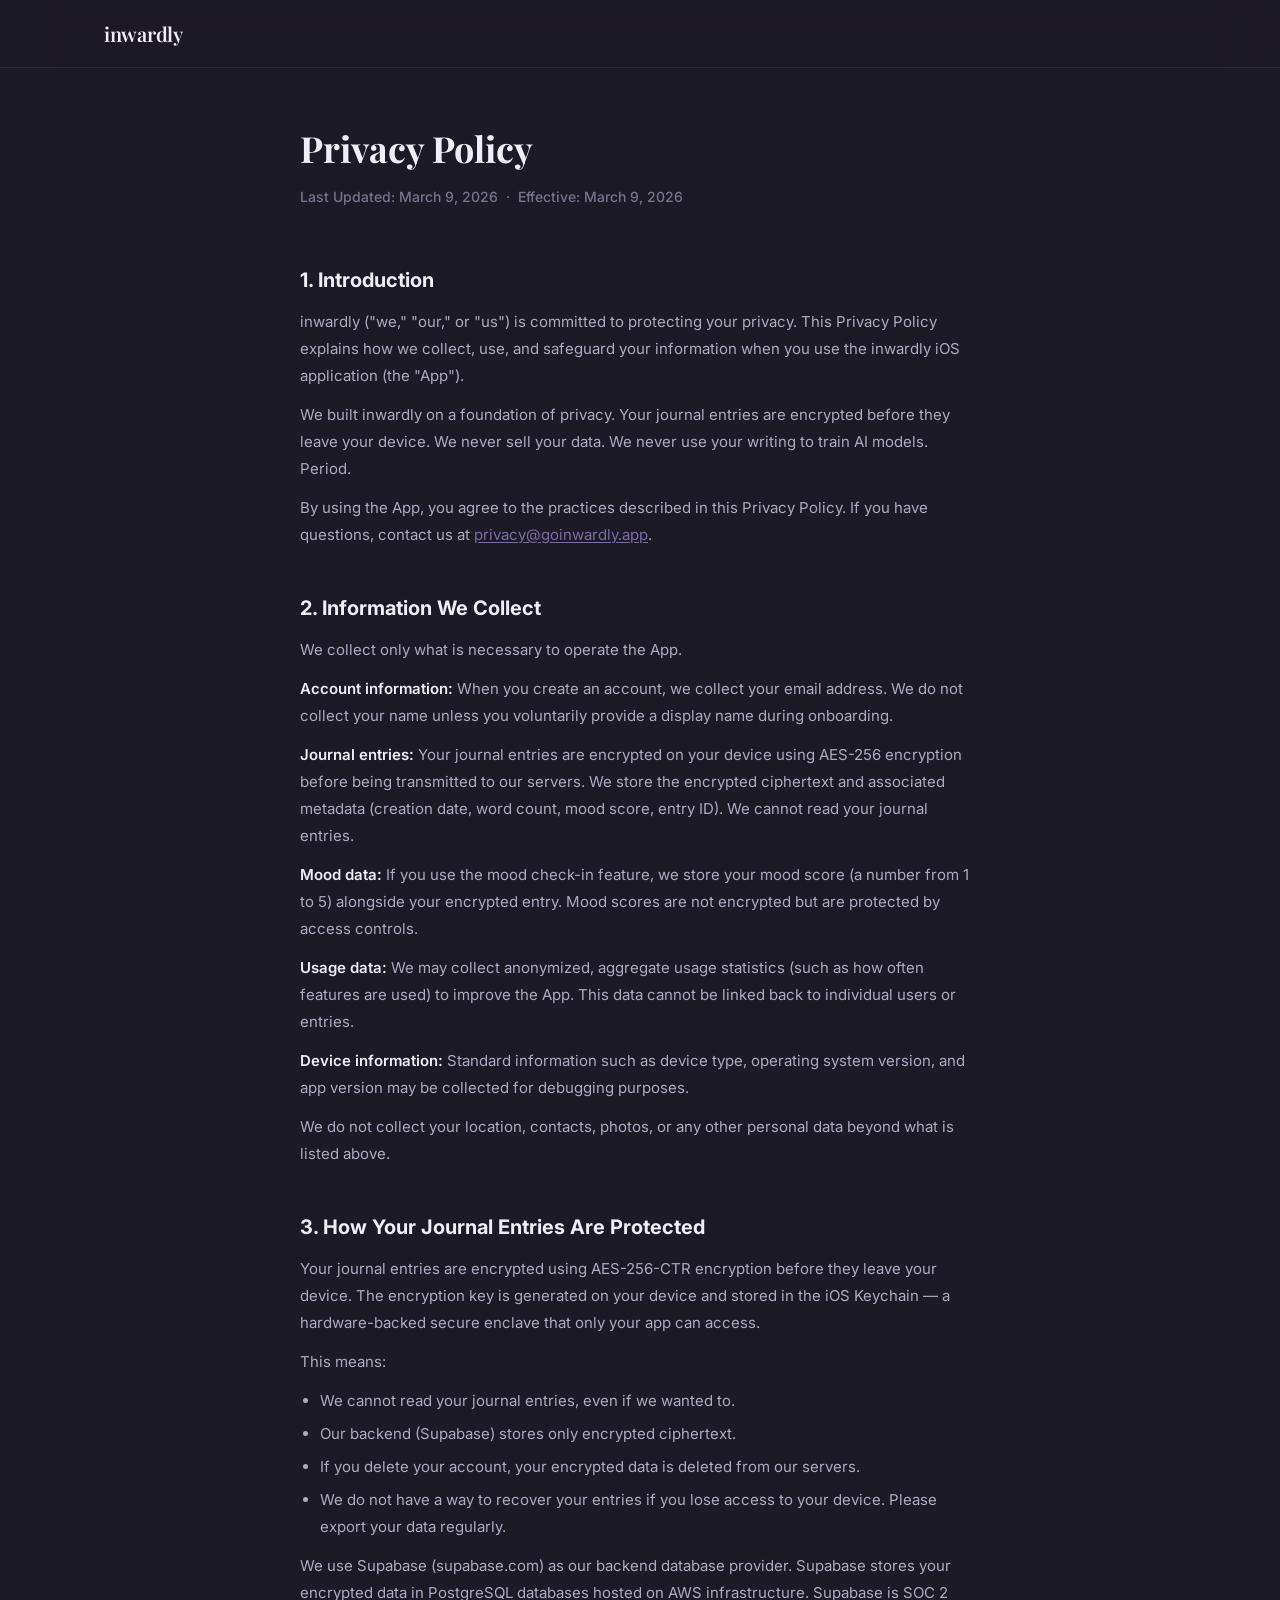
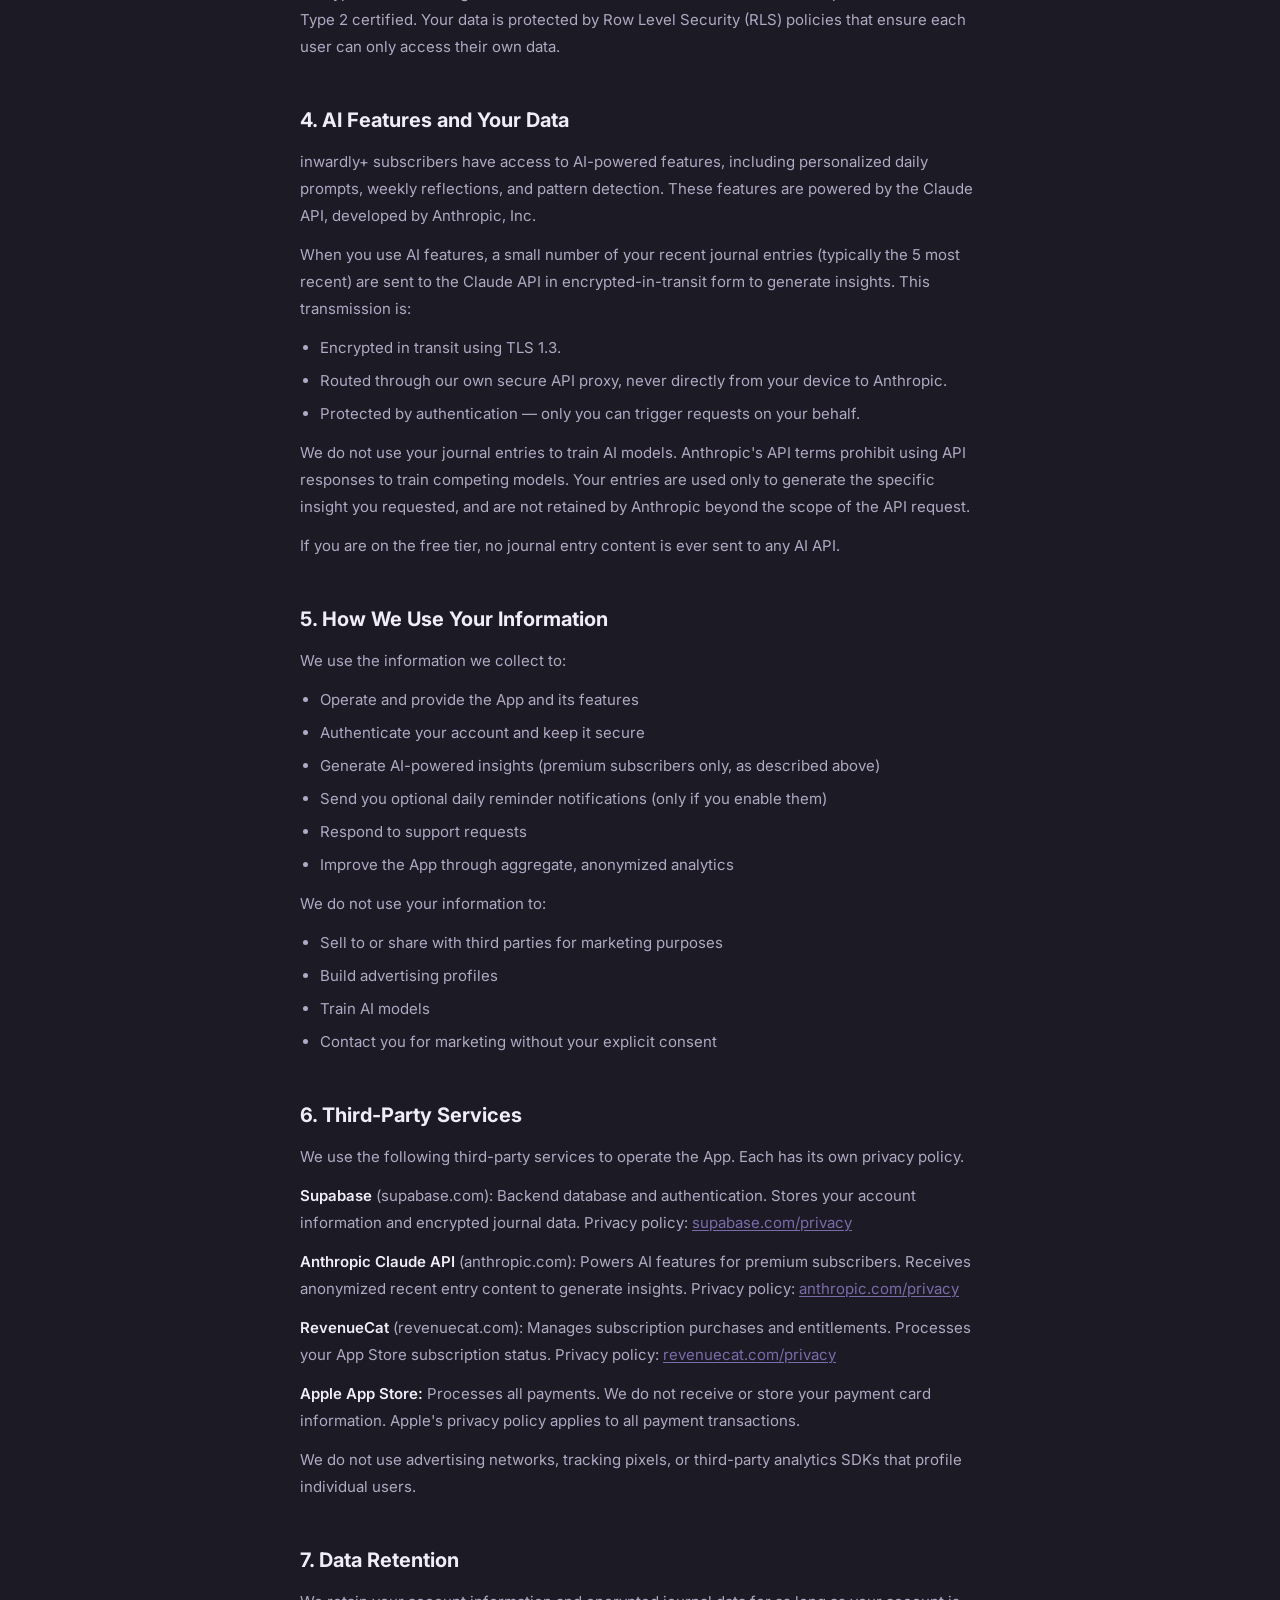
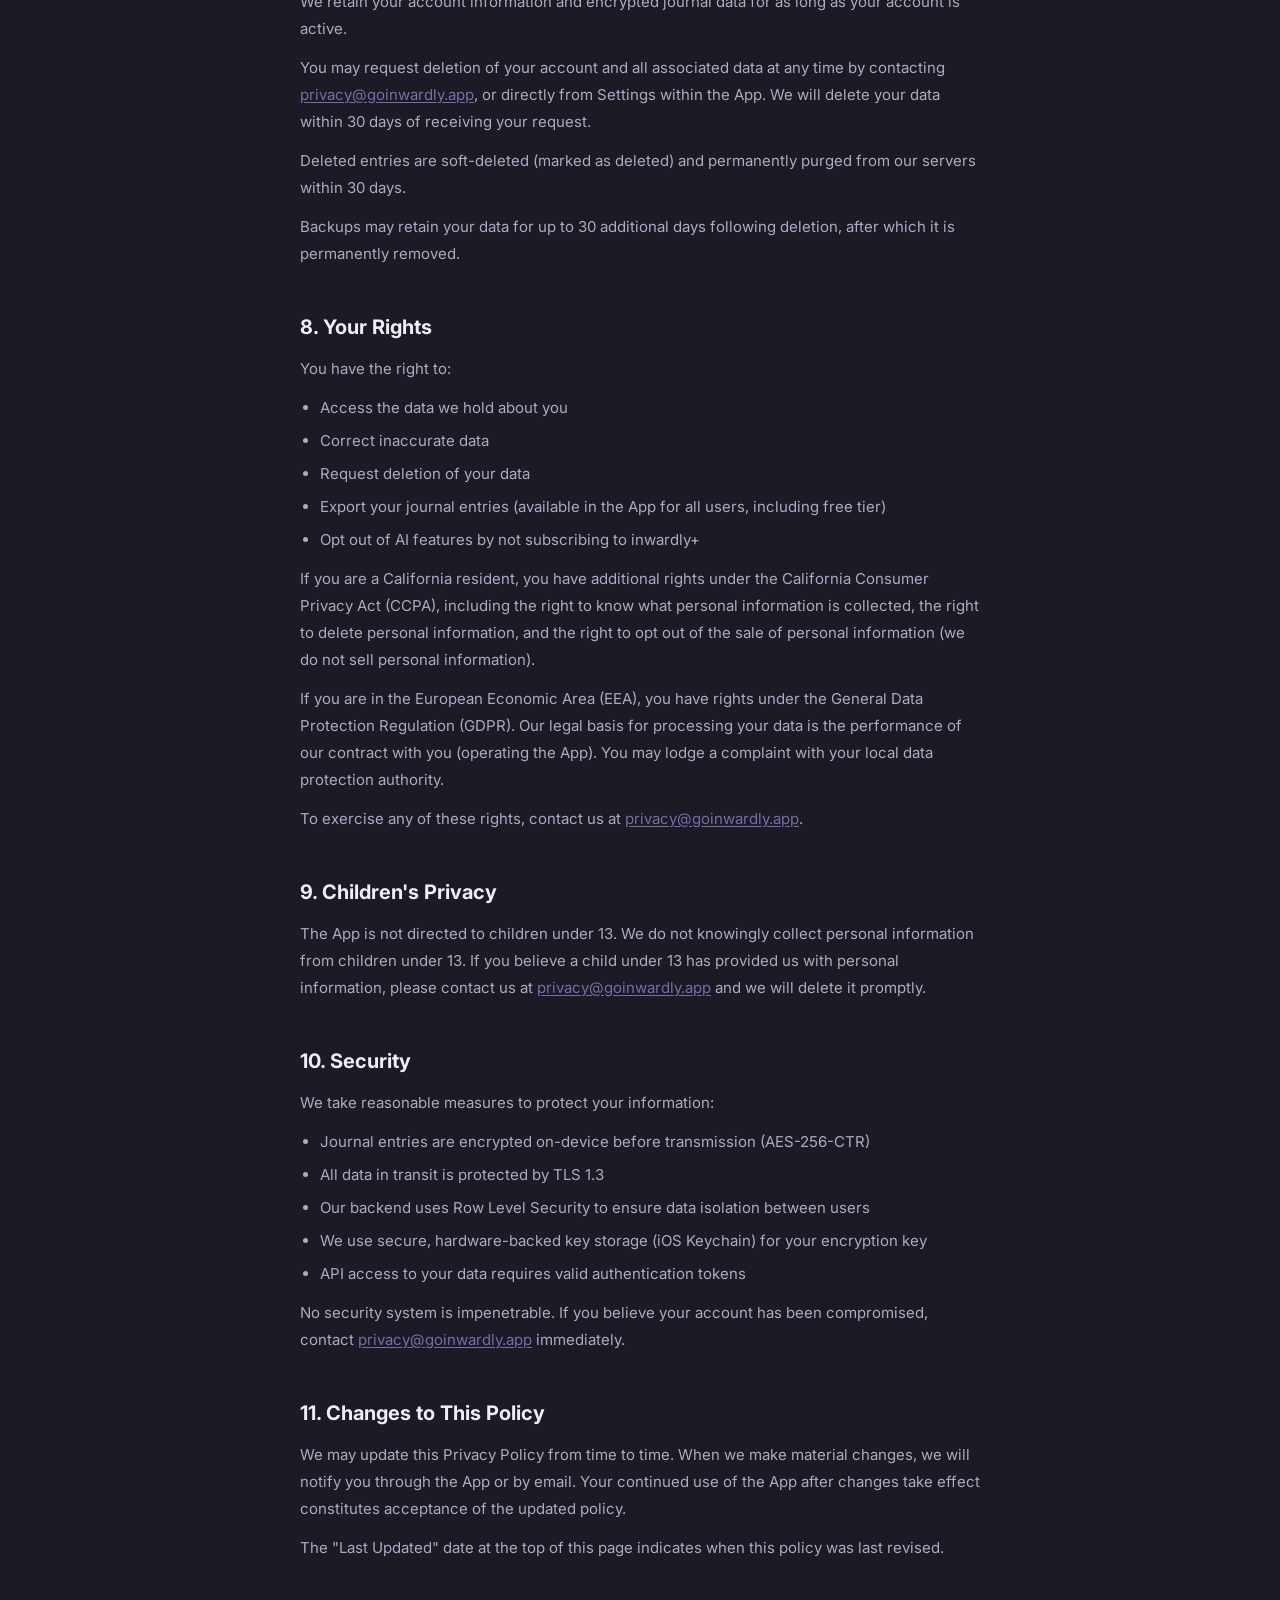
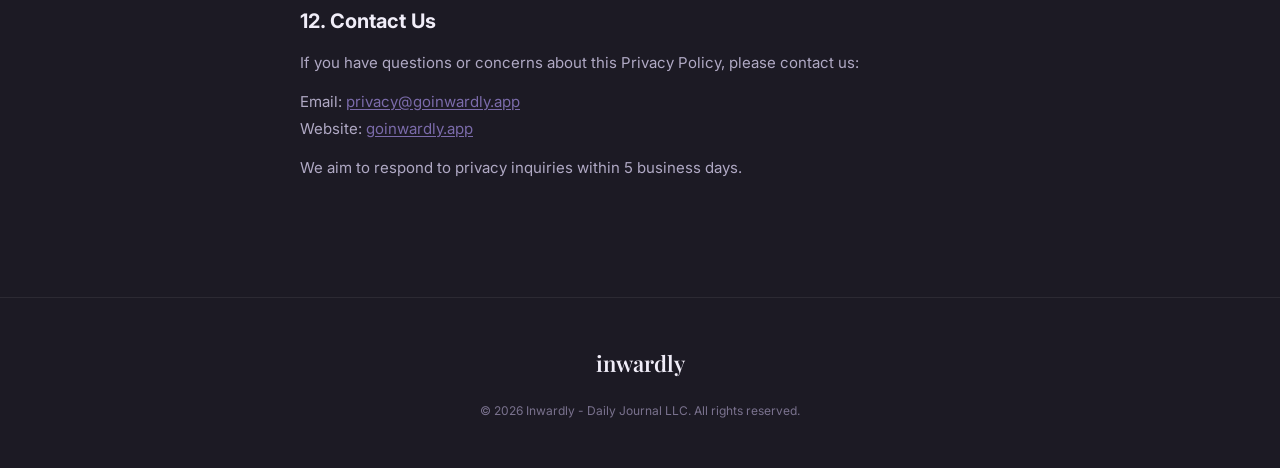
<file: privacy/index.html>
<!DOCTYPE html>
<html lang="en">
<head>
  <meta charset="UTF-8">
  <meta name="viewport" content="width=device-width, initial-scale=1.0">
  <title>Privacy Policy - Inwardly</title>
  <meta name="description" content="Inwardly Privacy Policy - How we protect your journal data.">
  <meta property="og:title" content="Privacy Policy - Inwardly">
  <meta property="og:description" content="How we protect your journal data. AES-256 encryption, no ads, no data sales.">
  <meta property="og:type" content="website">
  <meta property="og:url" content="https://goinwardly.app/privacy">
  <meta property="og:image" content="https://goinwardly.app/app-icon.png">
  <meta name="twitter:card" content="summary">
  <meta name="twitter:title" content="Privacy Policy - Inwardly">
  <meta name="twitter:description" content="How we protect your journal data. AES-256 encryption, no ads, no data sales.">
  <link rel="preconnect" href="https://fonts.googleapis.com">
  <link rel="preconnect" href="https://fonts.gstatic.com" crossorigin>
  <link href="https://fonts.googleapis.com/css2?family=Playfair+Display:wght@400;600;700&family=Inter:wght@400;500;600&display=swap" rel="stylesheet">
  <link rel="stylesheet" href="../style.css">
  <link rel="stylesheet" href="../legal.css">
</head>
<body>
  <nav class="nav">
    <div class="nav-inner">
      <a href="/" class="nav-brand">
        <span class="nav-wordmark">inwardly</span>
      </a>
    </div>
  </nav>

  <main class="legal-page">
    <div class="legal-inner">
      <h1 class="legal-title">Privacy Policy</h1>
      <p class="legal-date">Last Updated: March 9, 2026 &nbsp;&middot;&nbsp; Effective: March 9, 2026</p>

      <section class="legal-section">
        <h2>1. Introduction</h2>
        <p>inwardly ("we," "our," or "us") is committed to protecting your privacy. This Privacy Policy explains how we collect, use, and safeguard your information when you use the inwardly iOS application (the "App").</p>
        <p>We built inwardly on a foundation of privacy. Your journal entries are encrypted before they leave your device. We never sell your data. We never use your writing to train AI models. Period.</p>
        <p>By using the App, you agree to the practices described in this Privacy Policy. If you have questions, contact us at <a href="mailto:privacy@goinwardly.app">privacy@goinwardly.app</a>.</p>
      </section>

      <section class="legal-section">
        <h2>2. Information We Collect</h2>
        <p>We collect only what is necessary to operate the App.</p>
        <p><strong>Account information:</strong> When you create an account, we collect your email address. We do not collect your name unless you voluntarily provide a display name during onboarding.</p>
        <p><strong>Journal entries:</strong> Your journal entries are encrypted on your device using AES-256 encryption before being transmitted to our servers. We store the encrypted ciphertext and associated metadata (creation date, word count, mood score, entry ID). We cannot read your journal entries.</p>
        <p><strong>Mood data:</strong> If you use the mood check-in feature, we store your mood score (a number from 1 to 5) alongside your encrypted entry. Mood scores are not encrypted but are protected by access controls.</p>
        <p><strong>Usage data:</strong> We may collect anonymized, aggregate usage statistics (such as how often features are used) to improve the App. This data cannot be linked back to individual users or entries.</p>
        <p><strong>Device information:</strong> Standard information such as device type, operating system version, and app version may be collected for debugging purposes.</p>
        <p>We do not collect your location, contacts, photos, or any other personal data beyond what is listed above.</p>
      </section>

      <section class="legal-section">
        <h2>3. How Your Journal Entries Are Protected</h2>
        <p>Your journal entries are encrypted using AES-256-CTR encryption before they leave your device. The encryption key is generated on your device and stored in the iOS Keychain — a hardware-backed secure enclave that only your app can access.</p>
        <p>This means:</p>
        <ul>
          <li>We cannot read your journal entries, even if we wanted to.</li>
          <li>Our backend (Supabase) stores only encrypted ciphertext.</li>
          <li>If you delete your account, your encrypted data is deleted from our servers.</li>
          <li>We do not have a way to recover your entries if you lose access to your device. Please export your data regularly.</li>
        </ul>
        <p>We use Supabase (supabase.com) as our backend database provider. Supabase stores your encrypted data in PostgreSQL databases hosted on AWS infrastructure. Supabase is SOC 2 Type 2 certified. Your data is protected by Row Level Security (RLS) policies that ensure each user can only access their own data.</p>
      </section>

      <section class="legal-section">
        <h2>4. AI Features and Your Data</h2>
        <p>inwardly+ subscribers have access to AI-powered features, including personalized daily prompts, weekly reflections, and pattern detection. These features are powered by the Claude API, developed by Anthropic, Inc.</p>
        <p>When you use AI features, a small number of your recent journal entries (typically the 5 most recent) are sent to the Claude API in encrypted-in-transit form to generate insights. This transmission is:</p>
        <ul>
          <li>Encrypted in transit using TLS 1.3.</li>
          <li>Routed through our own secure API proxy, never directly from your device to Anthropic.</li>
          <li>Protected by authentication — only you can trigger requests on your behalf.</li>
        </ul>
        <p>We do not use your journal entries to train AI models. Anthropic's API terms prohibit using API responses to train competing models. Your entries are used only to generate the specific insight you requested, and are not retained by Anthropic beyond the scope of the API request.</p>
        <p>If you are on the free tier, no journal entry content is ever sent to any AI API.</p>
      </section>

      <section class="legal-section">
        <h2>5. How We Use Your Information</h2>
        <p>We use the information we collect to:</p>
        <ul>
          <li>Operate and provide the App and its features</li>
          <li>Authenticate your account and keep it secure</li>
          <li>Generate AI-powered insights (premium subscribers only, as described above)</li>
          <li>Send you optional daily reminder notifications (only if you enable them)</li>
          <li>Respond to support requests</li>
          <li>Improve the App through aggregate, anonymized analytics</li>
        </ul>
        <p>We do not use your information to:</p>
        <ul>
          <li>Sell to or share with third parties for marketing purposes</li>
          <li>Build advertising profiles</li>
          <li>Train AI models</li>
          <li>Contact you for marketing without your explicit consent</li>
        </ul>
      </section>

      <section class="legal-section">
        <h2>6. Third-Party Services</h2>
        <p>We use the following third-party services to operate the App. Each has its own privacy policy.</p>
        <p><strong>Supabase</strong> (supabase.com): Backend database and authentication. Stores your account information and encrypted journal data. Privacy policy: <a href="https://supabase.com/privacy" target="_blank" rel="noopener">supabase.com/privacy</a></p>
        <p><strong>Anthropic Claude API</strong> (anthropic.com): Powers AI features for premium subscribers. Receives anonymized recent entry content to generate insights. Privacy policy: <a href="https://www.anthropic.com/privacy" target="_blank" rel="noopener">anthropic.com/privacy</a></p>
        <p><strong>RevenueCat</strong> (revenuecat.com): Manages subscription purchases and entitlements. Processes your App Store subscription status. Privacy policy: <a href="https://www.revenuecat.com/privacy" target="_blank" rel="noopener">revenuecat.com/privacy</a></p>
        <p><strong>Apple App Store:</strong> Processes all payments. We do not receive or store your payment card information. Apple's privacy policy applies to all payment transactions.</p>
        <p>We do not use advertising networks, tracking pixels, or third-party analytics SDKs that profile individual users.</p>
      </section>

      <section class="legal-section">
        <h2>7. Data Retention</h2>
        <p>We retain your account information and encrypted journal data for as long as your account is active.</p>
        <p>You may request deletion of your account and all associated data at any time by contacting <a href="mailto:privacy@goinwardly.app">privacy@goinwardly.app</a>, or directly from Settings within the App. We will delete your data within 30 days of receiving your request.</p>
        <p>Deleted entries are soft-deleted (marked as deleted) and permanently purged from our servers within 30 days.</p>
        <p>Backups may retain your data for up to 30 additional days following deletion, after which it is permanently removed.</p>
      </section>

      <section class="legal-section">
        <h2>8. Your Rights</h2>
        <p>You have the right to:</p>
        <ul>
          <li>Access the data we hold about you</li>
          <li>Correct inaccurate data</li>
          <li>Request deletion of your data</li>
          <li>Export your journal entries (available in the App for all users, including free tier)</li>
          <li>Opt out of AI features by not subscribing to inwardly+</li>
        </ul>
        <p>If you are a California resident, you have additional rights under the California Consumer Privacy Act (CCPA), including the right to know what personal information is collected, the right to delete personal information, and the right to opt out of the sale of personal information (we do not sell personal information).</p>
        <p>If you are in the European Economic Area (EEA), you have rights under the General Data Protection Regulation (GDPR). Our legal basis for processing your data is the performance of our contract with you (operating the App). You may lodge a complaint with your local data protection authority.</p>
        <p>To exercise any of these rights, contact us at <a href="mailto:privacy@goinwardly.app">privacy@goinwardly.app</a>.</p>
      </section>

      <section class="legal-section">
        <h2>9. Children's Privacy</h2>
        <p>The App is not directed to children under 13. We do not knowingly collect personal information from children under 13. If you believe a child under 13 has provided us with personal information, please contact us at <a href="mailto:privacy@goinwardly.app">privacy@goinwardly.app</a> and we will delete it promptly.</p>
      </section>

      <section class="legal-section">
        <h2>10. Security</h2>
        <p>We take reasonable measures to protect your information:</p>
        <ul>
          <li>Journal entries are encrypted on-device before transmission (AES-256-CTR)</li>
          <li>All data in transit is protected by TLS 1.3</li>
          <li>Our backend uses Row Level Security to ensure data isolation between users</li>
          <li>We use secure, hardware-backed key storage (iOS Keychain) for your encryption key</li>
          <li>API access to your data requires valid authentication tokens</li>
        </ul>
        <p>No security system is impenetrable. If you believe your account has been compromised, contact <a href="mailto:privacy@goinwardly.app">privacy@goinwardly.app</a> immediately.</p>
      </section>

      <section class="legal-section">
        <h2>11. Changes to This Policy</h2>
        <p>We may update this Privacy Policy from time to time. When we make material changes, we will notify you through the App or by email. Your continued use of the App after changes take effect constitutes acceptance of the updated policy.</p>
        <p>The "Last Updated" date at the top of this page indicates when this policy was last revised.</p>
      </section>

      <section class="legal-section">
        <h2>12. Contact Us</h2>
        <p>If you have questions or concerns about this Privacy Policy, please contact us:</p>
        <p>Email: <a href="mailto:privacy@goinwardly.app">privacy@goinwardly.app</a><br>
        Website: <a href="https://goinwardly.app">goinwardly.app</a></p>
        <p>We aim to respond to privacy inquiries within 5 business days.</p>
      </section>
    </div>
  </main>

  <footer class="footer">
    <div class="footer-inner">
      <span class="footer-wordmark">inwardly</span>
      <p class="footer-copy">&copy; 2026 Inwardly - Daily Journal LLC. All rights reserved.</p>
    </div>
  </footer>
</body>
</html>
</file>
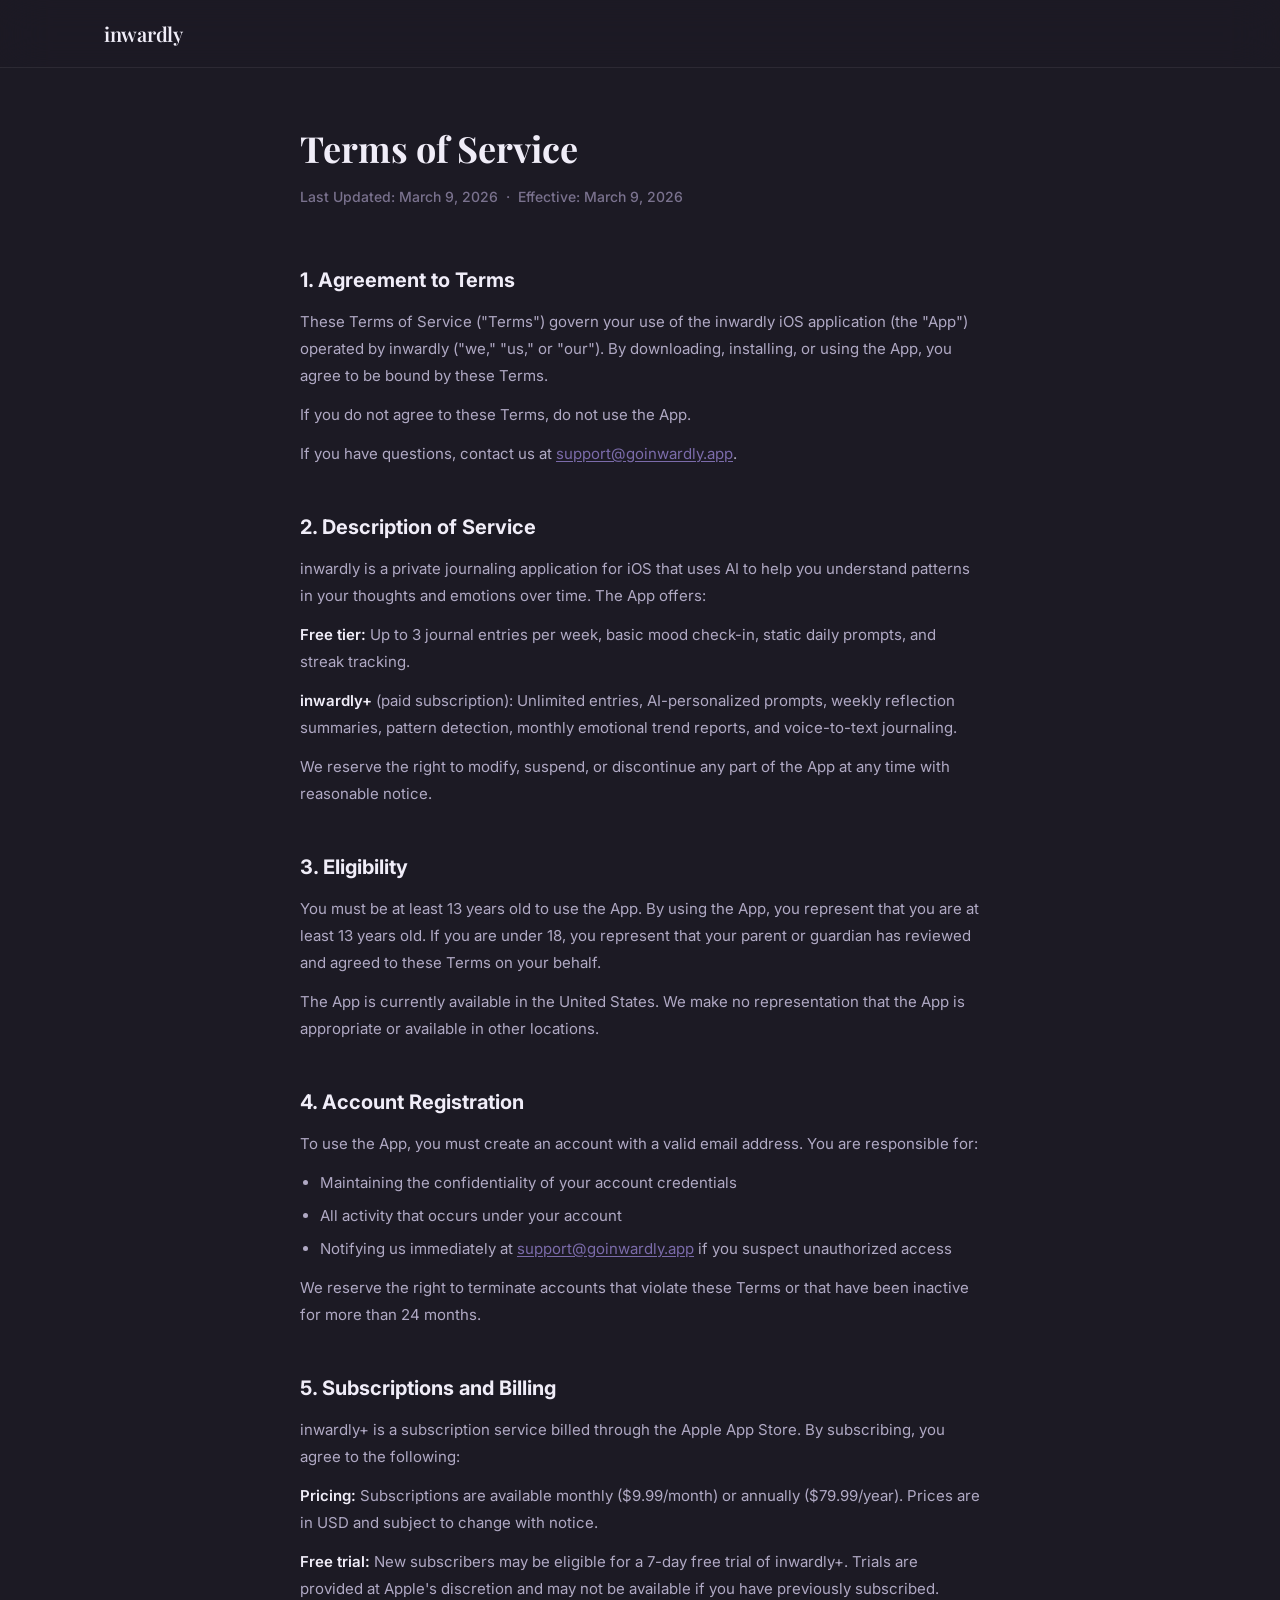
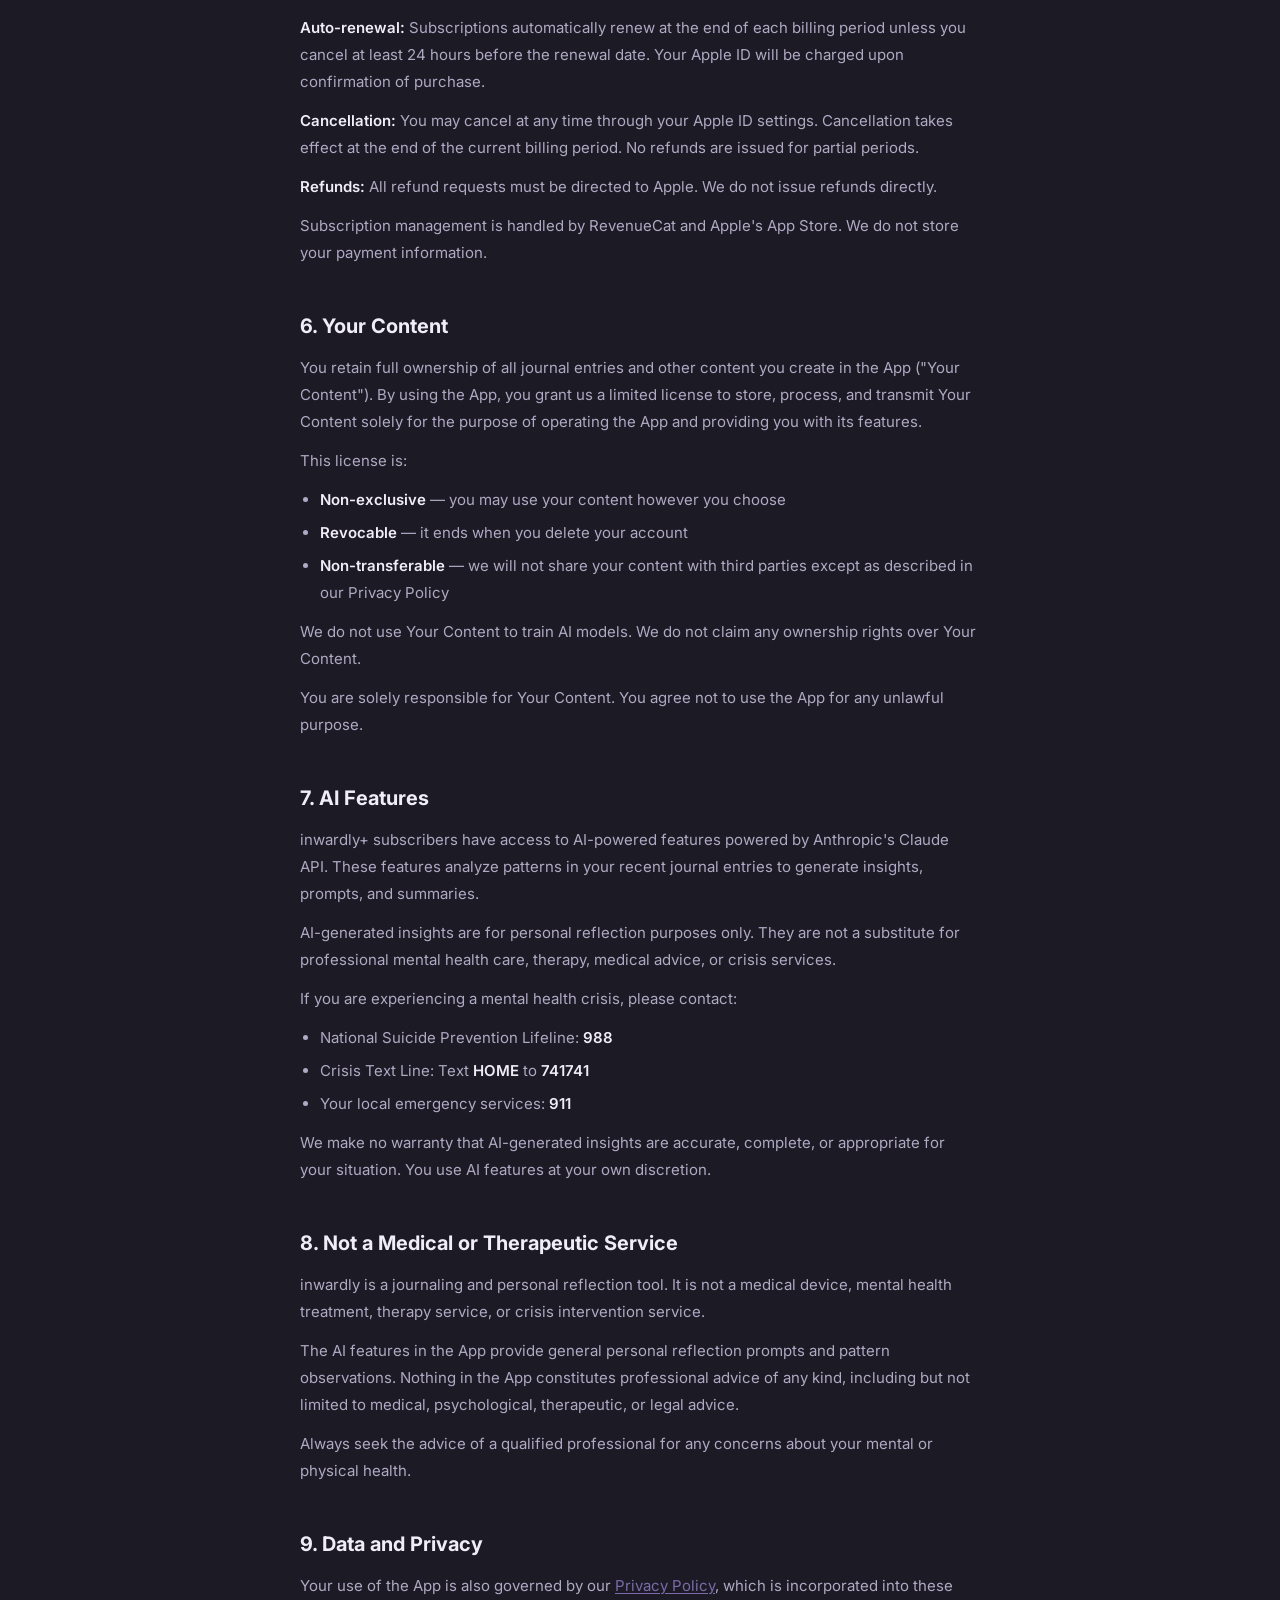
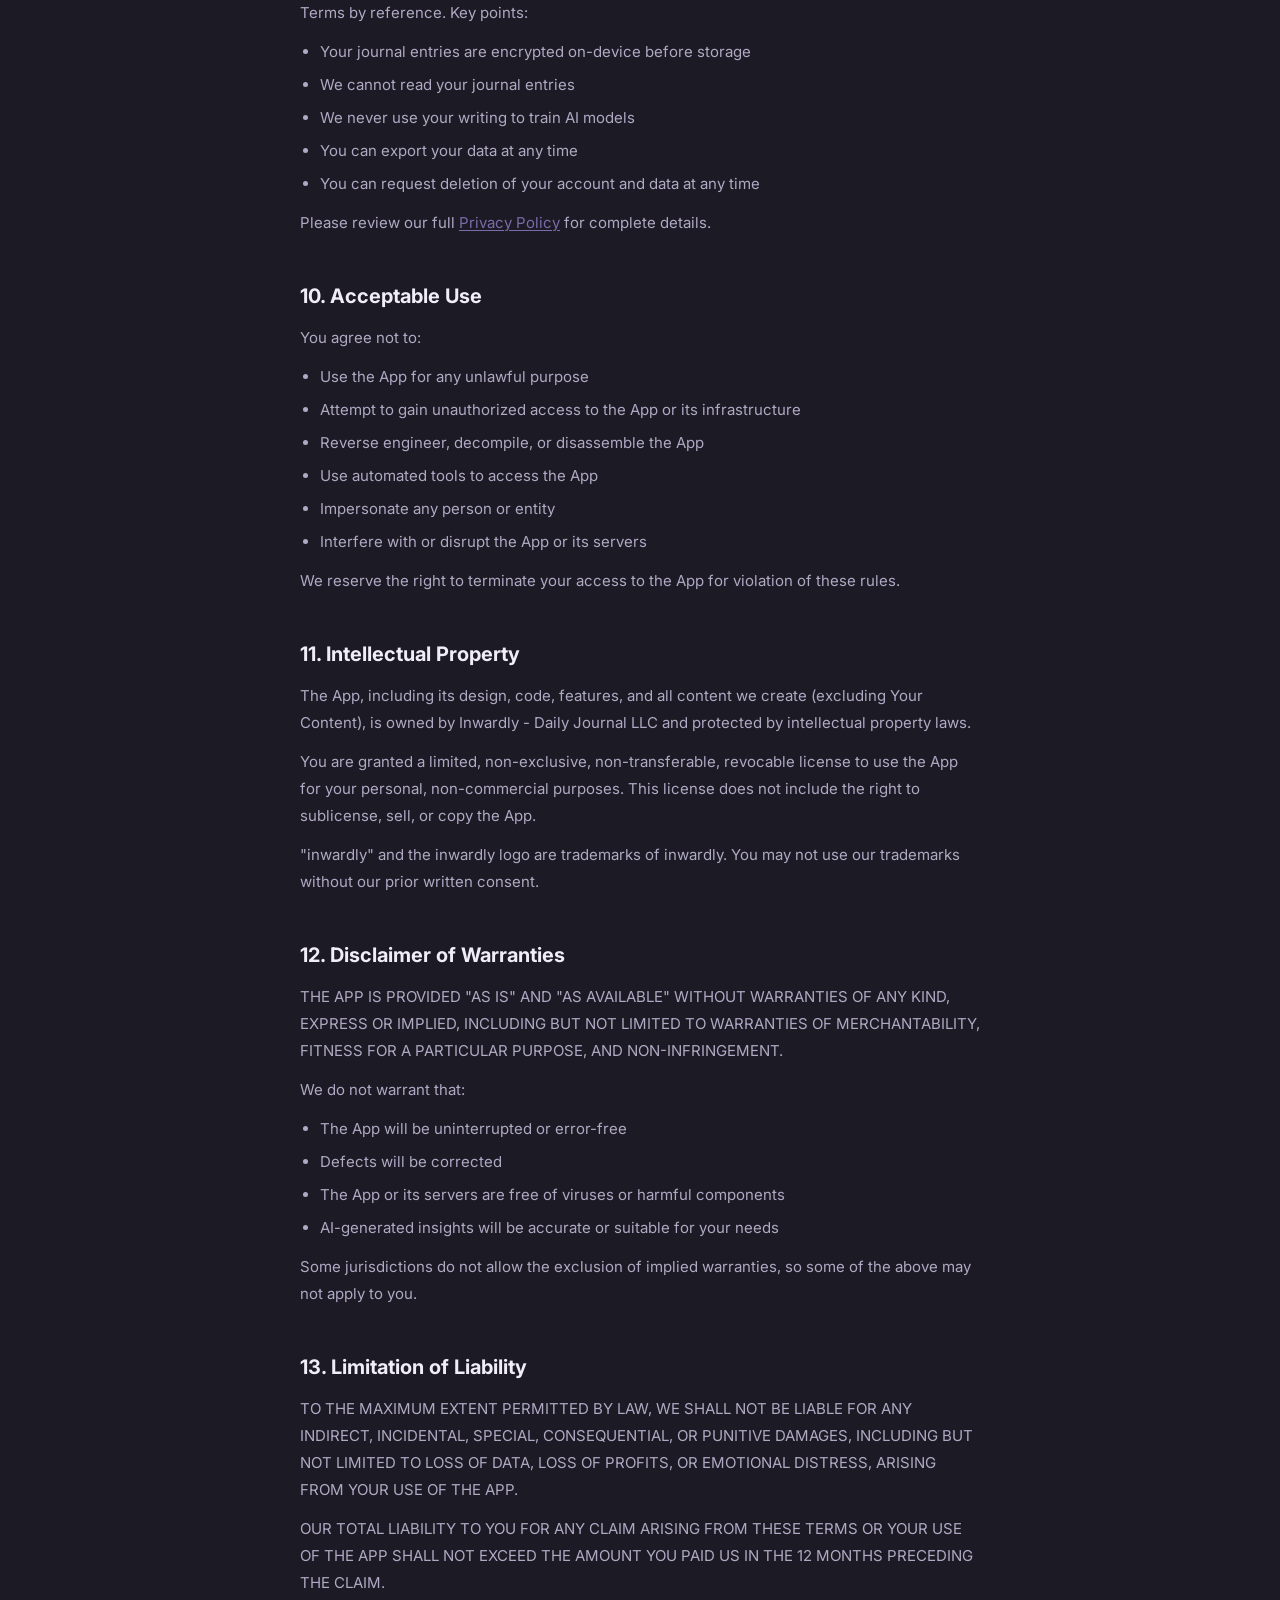
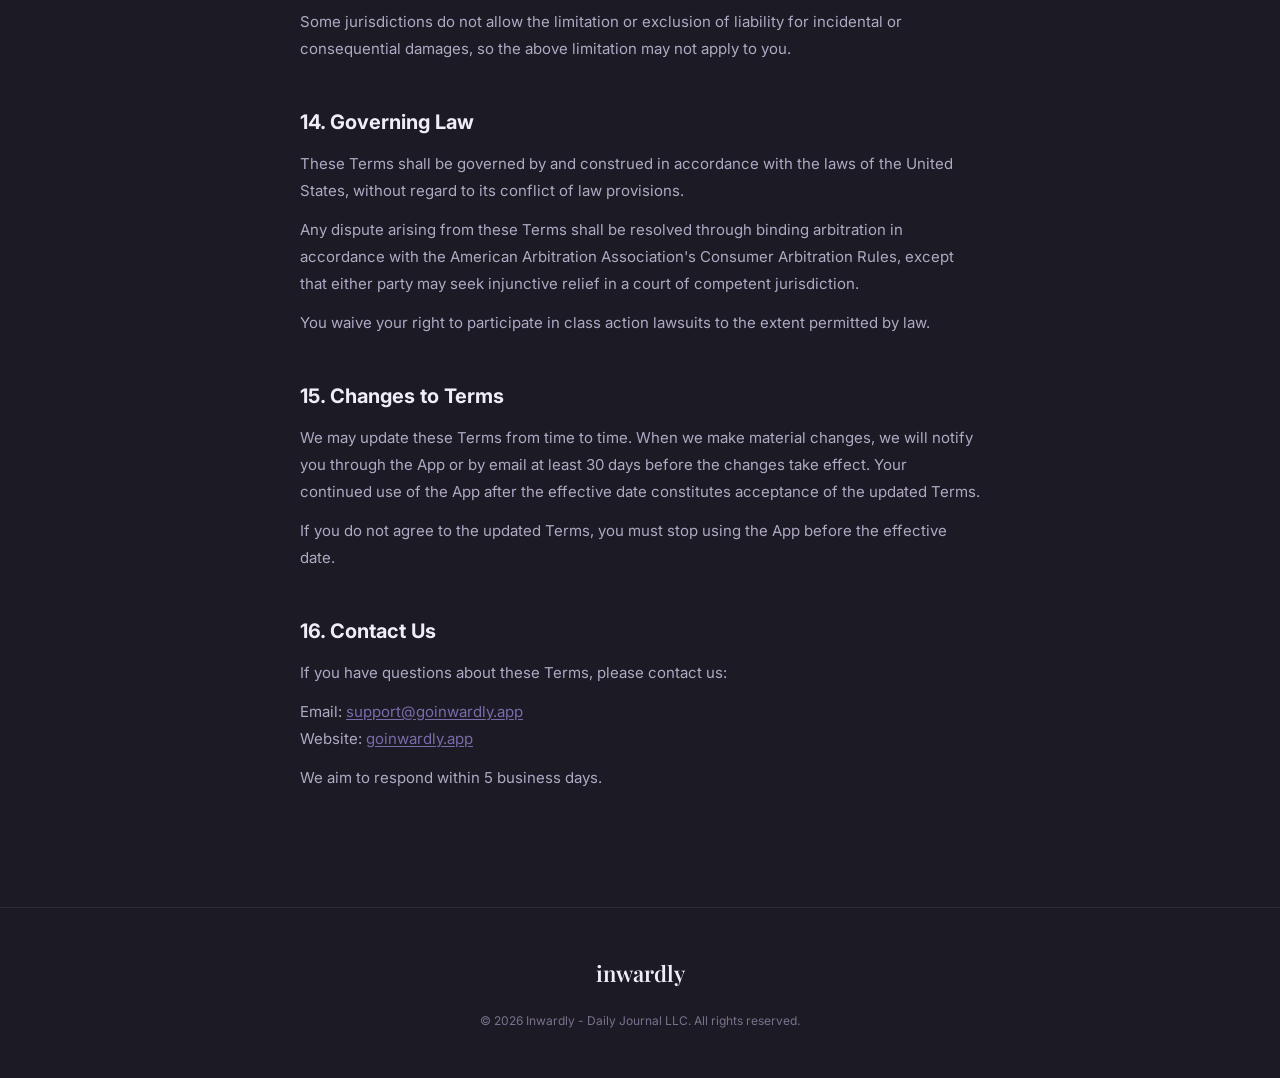
<file: terms/index.html>
<!DOCTYPE html>
<html lang="en">
<head>
  <meta charset="UTF-8">
  <meta name="viewport" content="width=device-width, initial-scale=1.0">
  <title>Terms of Service - Inwardly</title>
  <meta name="description" content="Inwardly Terms of Service">
  <meta property="og:title" content="Terms of Service - Inwardly">
  <meta property="og:description" content="Terms of Service for Inwardly, a private AI-powered journaling app.">
  <meta property="og:type" content="website">
  <meta property="og:url" content="https://goinwardly.app/terms">
  <meta property="og:image" content="https://goinwardly.app/app-icon.png">
  <meta name="twitter:card" content="summary">
  <meta name="twitter:title" content="Terms of Service - Inwardly">
  <meta name="twitter:description" content="Terms of Service for Inwardly, a private AI-powered journaling app.">
  <link rel="preconnect" href="https://fonts.googleapis.com">
  <link rel="preconnect" href="https://fonts.gstatic.com" crossorigin>
  <link href="https://fonts.googleapis.com/css2?family=Playfair+Display:wght@400;600;700&family=Inter:wght@400;500;600&display=swap" rel="stylesheet">
  <link rel="stylesheet" href="../style.css">
  <link rel="stylesheet" href="../legal.css">
</head>
<body>
  <nav class="nav">
    <div class="nav-inner">
      <a href="/" class="nav-brand">
        <span class="nav-wordmark">inwardly</span>
      </a>
    </div>
  </nav>

  <main class="legal-page">
    <div class="legal-inner">
      <h1 class="legal-title">Terms of Service</h1>
      <p class="legal-date">Last Updated: March 9, 2026 &nbsp;&middot;&nbsp; Effective: March 9, 2026</p>

      <section class="legal-section">
        <h2>1. Agreement to Terms</h2>
        <p>These Terms of Service ("Terms") govern your use of the inwardly iOS application (the "App") operated by inwardly ("we," "us," or "our"). By downloading, installing, or using the App, you agree to be bound by these Terms.</p>
        <p>If you do not agree to these Terms, do not use the App.</p>
        <p>If you have questions, contact us at <a href="mailto:support@goinwardly.app">support@goinwardly.app</a>.</p>
      </section>

      <section class="legal-section">
        <h2>2. Description of Service</h2>
        <p>inwardly is a private journaling application for iOS that uses AI to help you understand patterns in your thoughts and emotions over time. The App offers:</p>
        <p><strong>Free tier:</strong> Up to 3 journal entries per week, basic mood check-in, static daily prompts, and streak tracking.</p>
        <p><strong>inwardly+</strong> (paid subscription): Unlimited entries, AI-personalized prompts, weekly reflection summaries, pattern detection, monthly emotional trend reports, and voice-to-text journaling.</p>
        <p>We reserve the right to modify, suspend, or discontinue any part of the App at any time with reasonable notice.</p>
      </section>

      <section class="legal-section">
        <h2>3. Eligibility</h2>
        <p>You must be at least 13 years old to use the App. By using the App, you represent that you are at least 13 years old. If you are under 18, you represent that your parent or guardian has reviewed and agreed to these Terms on your behalf.</p>
        <p>The App is currently available in the United States. We make no representation that the App is appropriate or available in other locations.</p>
      </section>

      <section class="legal-section">
        <h2>4. Account Registration</h2>
        <p>To use the App, you must create an account with a valid email address. You are responsible for:</p>
        <ul>
          <li>Maintaining the confidentiality of your account credentials</li>
          <li>All activity that occurs under your account</li>
          <li>Notifying us immediately at <a href="mailto:support@goinwardly.app">support@goinwardly.app</a> if you suspect unauthorized access</li>
        </ul>
        <p>We reserve the right to terminate accounts that violate these Terms or that have been inactive for more than 24 months.</p>
      </section>

      <section class="legal-section">
        <h2>5. Subscriptions and Billing</h2>
        <p>inwardly+ is a subscription service billed through the Apple App Store. By subscribing, you agree to the following:</p>
        <p><strong>Pricing:</strong> Subscriptions are available monthly ($9.99/month) or annually ($79.99/year). Prices are in USD and subject to change with notice.</p>
        <p><strong>Free trial:</strong> New subscribers may be eligible for a 7-day free trial of inwardly+. Trials are provided at Apple's discretion and may not be available if you have previously subscribed.</p>
        <p><strong>Auto-renewal:</strong> Subscriptions automatically renew at the end of each billing period unless you cancel at least 24 hours before the renewal date. Your Apple ID will be charged upon confirmation of purchase.</p>
        <p><strong>Cancellation:</strong> You may cancel at any time through your Apple ID settings. Cancellation takes effect at the end of the current billing period. No refunds are issued for partial periods.</p>
        <p><strong>Refunds:</strong> All refund requests must be directed to Apple. We do not issue refunds directly.</p>
        <p>Subscription management is handled by RevenueCat and Apple's App Store. We do not store your payment information.</p>
      </section>

      <section class="legal-section">
        <h2>6. Your Content</h2>
        <p>You retain full ownership of all journal entries and other content you create in the App ("Your Content"). By using the App, you grant us a limited license to store, process, and transmit Your Content solely for the purpose of operating the App and providing you with its features.</p>
        <p>This license is:</p>
        <ul>
          <li><strong>Non-exclusive</strong> — you may use your content however you choose</li>
          <li><strong>Revocable</strong> — it ends when you delete your account</li>
          <li><strong>Non-transferable</strong> — we will not share your content with third parties except as described in our Privacy Policy</li>
        </ul>
        <p>We do not use Your Content to train AI models. We do not claim any ownership rights over Your Content.</p>
        <p>You are solely responsible for Your Content. You agree not to use the App for any unlawful purpose.</p>
      </section>

      <section class="legal-section">
        <h2>7. AI Features</h2>
        <p>inwardly+ subscribers have access to AI-powered features powered by Anthropic's Claude API. These features analyze patterns in your recent journal entries to generate insights, prompts, and summaries.</p>
        <p>AI-generated insights are for personal reflection purposes only. They are not a substitute for professional mental health care, therapy, medical advice, or crisis services.</p>
        <p>If you are experiencing a mental health crisis, please contact:</p>
        <ul>
          <li>National Suicide Prevention Lifeline: <strong>988</strong></li>
          <li>Crisis Text Line: Text <strong>HOME</strong> to <strong>741741</strong></li>
          <li>Your local emergency services: <strong>911</strong></li>
        </ul>
        <p>We make no warranty that AI-generated insights are accurate, complete, or appropriate for your situation. You use AI features at your own discretion.</p>
      </section>

      <section class="legal-section">
        <h2>8. Not a Medical or Therapeutic Service</h2>
        <p>inwardly is a journaling and personal reflection tool. It is not a medical device, mental health treatment, therapy service, or crisis intervention service.</p>
        <p>The AI features in the App provide general personal reflection prompts and pattern observations. Nothing in the App constitutes professional advice of any kind, including but not limited to medical, psychological, therapeutic, or legal advice.</p>
        <p>Always seek the advice of a qualified professional for any concerns about your mental or physical health.</p>
      </section>

      <section class="legal-section">
        <h2>9. Data and Privacy</h2>
        <p>Your use of the App is also governed by our <a href="/privacy">Privacy Policy</a>, which is incorporated into these Terms by reference. Key points:</p>
        <ul>
          <li>Your journal entries are encrypted on-device before storage</li>
          <li>We cannot read your journal entries</li>
          <li>We never use your writing to train AI models</li>
          <li>You can export your data at any time</li>
          <li>You can request deletion of your account and data at any time</li>
        </ul>
        <p>Please review our full <a href="/privacy">Privacy Policy</a> for complete details.</p>
      </section>

      <section class="legal-section">
        <h2>10. Acceptable Use</h2>
        <p>You agree not to:</p>
        <ul>
          <li>Use the App for any unlawful purpose</li>
          <li>Attempt to gain unauthorized access to the App or its infrastructure</li>
          <li>Reverse engineer, decompile, or disassemble the App</li>
          <li>Use automated tools to access the App</li>
          <li>Impersonate any person or entity</li>
          <li>Interfere with or disrupt the App or its servers</li>
        </ul>
        <p>We reserve the right to terminate your access to the App for violation of these rules.</p>
      </section>

      <section class="legal-section">
        <h2>11. Intellectual Property</h2>
        <p>The App, including its design, code, features, and all content we create (excluding Your Content), is owned by Inwardly - Daily Journal LLC and protected by intellectual property laws.</p>
        <p>You are granted a limited, non-exclusive, non-transferable, revocable license to use the App for your personal, non-commercial purposes. This license does not include the right to sublicense, sell, or copy the App.</p>
        <p>"inwardly" and the inwardly logo are trademarks of inwardly. You may not use our trademarks without our prior written consent.</p>
      </section>

      <section class="legal-section">
        <h2>12. Disclaimer of Warranties</h2>
        <p>THE APP IS PROVIDED "AS IS" AND "AS AVAILABLE" WITHOUT WARRANTIES OF ANY KIND, EXPRESS OR IMPLIED, INCLUDING BUT NOT LIMITED TO WARRANTIES OF MERCHANTABILITY, FITNESS FOR A PARTICULAR PURPOSE, AND NON-INFRINGEMENT.</p>
        <p>We do not warrant that:</p>
        <ul>
          <li>The App will be uninterrupted or error-free</li>
          <li>Defects will be corrected</li>
          <li>The App or its servers are free of viruses or harmful components</li>
          <li>AI-generated insights will be accurate or suitable for your needs</li>
        </ul>
        <p>Some jurisdictions do not allow the exclusion of implied warranties, so some of the above may not apply to you.</p>
      </section>

      <section class="legal-section">
        <h2>13. Limitation of Liability</h2>
        <p>TO THE MAXIMUM EXTENT PERMITTED BY LAW, WE SHALL NOT BE LIABLE FOR ANY INDIRECT, INCIDENTAL, SPECIAL, CONSEQUENTIAL, OR PUNITIVE DAMAGES, INCLUDING BUT NOT LIMITED TO LOSS OF DATA, LOSS OF PROFITS, OR EMOTIONAL DISTRESS, ARISING FROM YOUR USE OF THE APP.</p>
        <p>OUR TOTAL LIABILITY TO YOU FOR ANY CLAIM ARISING FROM THESE TERMS OR YOUR USE OF THE APP SHALL NOT EXCEED THE AMOUNT YOU PAID US IN THE 12 MONTHS PRECEDING THE CLAIM.</p>
        <p>Some jurisdictions do not allow the limitation or exclusion of liability for incidental or consequential damages, so the above limitation may not apply to you.</p>
      </section>

      <section class="legal-section">
        <h2>14. Governing Law</h2>
        <p>These Terms shall be governed by and construed in accordance with the laws of the United States, without regard to its conflict of law provisions.</p>
        <p>Any dispute arising from these Terms shall be resolved through binding arbitration in accordance with the American Arbitration Association's Consumer Arbitration Rules, except that either party may seek injunctive relief in a court of competent jurisdiction.</p>
        <p>You waive your right to participate in class action lawsuits to the extent permitted by law.</p>
      </section>

      <section class="legal-section">
        <h2>15. Changes to Terms</h2>
        <p>We may update these Terms from time to time. When we make material changes, we will notify you through the App or by email at least 30 days before the changes take effect. Your continued use of the App after the effective date constitutes acceptance of the updated Terms.</p>
        <p>If you do not agree to the updated Terms, you must stop using the App before the effective date.</p>
      </section>

      <section class="legal-section">
        <h2>16. Contact Us</h2>
        <p>If you have questions about these Terms, please contact us:</p>
        <p>Email: <a href="mailto:support@goinwardly.app">support@goinwardly.app</a><br>
        Website: <a href="https://goinwardly.app">goinwardly.app</a></p>
        <p>We aim to respond within 5 business days.</p>
      </section>
    </div>
  </main>

  <footer class="footer">
    <div class="footer-inner">
      <span class="footer-wordmark">inwardly</span>
      <p class="footer-copy">&copy; 2026 Inwardly - Daily Journal LLC. All rights reserved.</p>
    </div>
  </footer>
</body>
</html>
</file>
<file: style.css>
/* ===================================================================
   Inwardly Landing Page — Dark Premium / Golden Hour
   Canvas #1C1A24 · Indigo #7B6BAA · Gold #D4A854
   =================================================================== */

:root {
  --indigo: #7B6BAA;
  --indigo-light: #9B8EC4;
  --indigo-dark: #5B4A8A;
  --indigo-glow: rgba(123, 107, 170, 0.35);
  --gold: #D4A854;
  --gold-light: #E0B96E;
  --gold-glow: rgba(212, 168, 84, 0.25);

  --canvas: #1C1A24;
  --surface: rgba(37, 34, 48, 0.65);
  --surface-solid: #252230;
  --elevated: #2E2A3B;

  --text-primary: #F0EDF8;
  --text-secondary: #B0A9C4;
  --text-tertiary: #7A728E;
  --text-inverse: #FFFFFF;

  --border-subtle: rgba(255, 255, 255, 0.07);
  --border-medium: rgba(255, 255, 255, 0.12);
  --border-gold: rgba(212, 168, 84, 0.30);
  --border-indigo: rgba(123, 107, 170, 0.30);

  --max-width: 1120px;
  --section-padding: 120px 24px;
  --nav-height: 68px;

  --glass-bg: rgba(37, 34, 48, 0.60);
  --glass-blur: blur(24px);
  --glass-border: 1px solid rgba(255, 255, 255, 0.08);
}

/* ---- Reset ---- */
*, *::before, *::after {
  margin: 0;
  padding: 0;
  box-sizing: border-box;
}

html {
  scroll-behavior: smooth;
  -webkit-font-smoothing: antialiased;
  -moz-osx-font-smoothing: grayscale;
}

body {
  font-family: 'Inter', -apple-system, BlinkMacSystemFont, sans-serif;
  color: var(--text-primary);
  background: var(--canvas);
  line-height: 1.6;
  overflow-x: hidden;
  position: relative;
}

a {
  color: inherit;
  text-decoration: none;
}

/* ===================================================================
   Floating Orbs — page-level background atmosphere
   =================================================================== */

.orb {
  position: fixed;
  border-radius: 50%;
  pointer-events: none;
  z-index: 0;
  will-change: transform;
}

.orb-1 {
  width: 600px;
  height: 600px;
  background: radial-gradient(circle, rgba(91, 74, 138, 0.28) 0%, transparent 70%);
  top: -180px;
  left: -160px;
  filter: blur(60px);
  animation: orbFloat1 18s ease-in-out infinite;
}

.orb-2 {
  width: 500px;
  height: 500px;
  background: radial-gradient(circle, rgba(212, 168, 84, 0.18) 0%, transparent 70%);
  top: 10%;
  right: -140px;
  filter: blur(70px);
  animation: orbFloat2 22s ease-in-out infinite;
}

.orb-3 {
  width: 420px;
  height: 420px;
  background: radial-gradient(circle, rgba(123, 107, 170, 0.22) 0%, transparent 70%);
  top: 45%;
  left: 35%;
  filter: blur(80px);
  animation: orbFloat3 26s ease-in-out infinite;
}

.orb-4 {
  width: 380px;
  height: 380px;
  background: radial-gradient(circle, rgba(212, 168, 84, 0.14) 0%, transparent 70%);
  top: 68%;
  right: 8%;
  filter: blur(65px);
  animation: orbFloat4 20s ease-in-out infinite;
}

.orb-5 {
  width: 320px;
  height: 320px;
  background: radial-gradient(circle, rgba(91, 74, 138, 0.20) 0%, transparent 70%);
  bottom: 5%;
  left: 10%;
  filter: blur(55px);
  animation: orbFloat1 24s ease-in-out infinite reverse;
}

@keyframes orbFloat1 {
  0%, 100% { transform: translate(0, 0) scale(1); }
  33%       { transform: translate(40px, 30px) scale(1.05); }
  66%       { transform: translate(-20px, 50px) scale(0.97); }
}
@keyframes orbFloat2 {
  0%, 100% { transform: translate(0, 0) scale(1); }
  40%       { transform: translate(-50px, 40px) scale(1.08); }
  70%       { transform: translate(30px, -30px) scale(0.95); }
}
@keyframes orbFloat3 {
  0%, 100% { transform: translate(0, 0); }
  50%       { transform: translate(-30px, -40px) scale(1.06); }
}
@keyframes orbFloat4 {
  0%, 100% { transform: translate(0, 0); }
  45%       { transform: translate(40px, -50px) scale(1.04); }
  80%       { transform: translate(-20px, 20px) scale(0.98); }
}

/* ===================================================================
   Nav — glassmorphic
   =================================================================== */

.nav {
  position: fixed;
  top: 0;
  left: 0;
  right: 0;
  height: var(--nav-height);
  background: rgba(28, 26, 36, 0.75);
  backdrop-filter: var(--glass-blur);
  -webkit-backdrop-filter: var(--glass-blur);
  border-bottom: 1px solid var(--border-subtle);
  z-index: 100;
}

.nav-inner {
  max-width: var(--max-width);
  margin: 0 auto;
  height: 100%;
  display: flex;
  align-items: center;
  justify-content: space-between;
  padding: 0 24px;
}

.nav-brand {
  display: flex;
  align-items: center;
  gap: 10px;
}

.nav-icon-img {
  width: 32px;
  height: 32px;
  border-radius: 8px;
  object-fit: cover;
  box-shadow: 0 2px 10px rgba(91, 74, 138, 0.40);
}

.nav-wordmark {
  font-family: 'Playfair Display', Georgia, serif;
  font-size: 20px;
  font-weight: 600;
  color: var(--text-primary);
  letter-spacing: -0.3px;
}

.nav-links {
  display: flex;
  gap: 32px;
}

.nav-links a {
  font-size: 14px;
  font-weight: 500;
  color: var(--text-tertiary);
  transition: color 0.2s;
}

.nav-links a:hover {
  color: var(--text-primary);
}

.nav-link-guide {
  color: var(--gold) !important;
  border: 1px solid rgba(212, 168, 84, 0.25);
  background: rgba(212, 168, 84, 0.08);
  border-radius: 100px;
  padding: 4px 14px;
  transition: background 0.2s, border-color 0.2s;
}

.nav-link-guide:hover {
  background: rgba(212, 168, 84, 0.15) !important;
  border-color: rgba(212, 168, 84, 0.45) !important;
  color: var(--gold) !important;
}

/* ===================================================================
   Hero
   =================================================================== */

.hero {
  position: relative;
  padding: 160px 24px 100px;
  display: flex;
  align-items: center;
  justify-content: center;
  gap: 80px;
  max-width: var(--max-width);
  margin: 0 auto;
  min-height: 100vh;
  z-index: 1;
}

.hero-glow {
  display: none; /* replaced by persistent orbs */
}

.hero-content {
  flex: 1;
  max-width: 520px;
}

.hero-tagline {
  display: inline-block;
  font-size: 11px;
  font-weight: 700;
  color: var(--gold);
  letter-spacing: 2px;
  text-transform: uppercase;
  margin-bottom: 20px;
  background: rgba(212, 168, 84, 0.12);
  border: 1px solid rgba(212, 168, 84, 0.25);
  border-radius: 100px;
  padding: 5px 14px;
}

.hero-title {
  font-family: 'Playfair Display', Georgia, serif;
  font-size: clamp(42px, 5vw, 64px);
  font-weight: 700;
  line-height: 1.08;
  color: var(--text-primary);
  letter-spacing: -0.5px;
  margin-bottom: 24px;
}

.hero-accent {
  color: var(--indigo);
  font-style: italic;
  background: linear-gradient(135deg, var(--indigo-light), var(--gold));
  -webkit-background-clip: text;
  -webkit-text-fill-color: transparent;
  background-clip: text;
}

.hero-subtitle {
  font-size: 18px;
  line-height: 1.75;
  color: var(--text-secondary);
  margin-bottom: 40px;
  max-width: 440px;
}

.hero-cta {
  display: flex;
  flex-direction: column;
  align-items: flex-start;
  gap: 14px;
}

.hero-note {
  font-size: 13px;
  color: var(--text-tertiary);
  font-weight: 400;
  margin-top: 4px;
}

/* Trust pills — inline below subtitle */
.hero-trust-pills {
  display: flex;
  flex-wrap: wrap;
  gap: 8px;
  margin-bottom: 32px;
}

.hero-trust-pill {
  display: inline-flex;
  align-items: center;
  gap: 5px;
  font-size: 11px;
  font-weight: 500;
  color: var(--text-tertiary);
  background: rgba(255,255,255,0.04);
  border: 1px solid var(--border-subtle);
  border-radius: 100px;
  padding: 5px 12px;
  letter-spacing: 0.02em;
}

.hero-trust-pill-gold {
  color: var(--gold);
  background: rgba(212,168,84,0.07);
  border-color: rgba(212,168,84,0.2);
}

/* Secondary CTA — text link with arrow */
.hero-secondary-cta {
  display: inline-flex;
  align-items: center;
  gap: 6px;
  font-size: 14px;
  font-weight: 500;
  color: var(--text-secondary);
  transition: color 0.2s;
  margin-left: 4px;
}

.hero-secondary-cta:hover {
  color: var(--text-primary);
}

.hero-cta-arrow {
  display: inline-block;
  transition: transform 0.2s;
}

.hero-secondary-cta:hover .hero-cta-arrow {
  transform: translateY(3px);
}

/* ===================================================================
   Buttons
   =================================================================== */

.btn {
  display: inline-flex;
  align-items: center;
  gap: 10px;
  padding: 15px 30px;
  border-radius: 16px;
  font-size: 15px;
  font-weight: 600;
  cursor: pointer;
  transition: transform 0.15s ease, box-shadow 0.2s ease;
  border: none;
  position: relative;
}

.btn:hover {
  transform: translateY(-2px);
}

.btn:active {
  transform: translateY(0);
}

/* Primary — gradient with glow */
.btn-primary {
  background: linear-gradient(135deg, #5B4A8A 0%, #7B6BAA 60%, #6B5A9A 100%);
  color: #fff;
  box-shadow:
    0 0 0 1px rgba(123, 107, 170, 0.50) inset,
    0 6px 28px rgba(91, 74, 138, 0.45),
    0 2px 8px rgba(91, 74, 138, 0.30);
}

.btn-primary:hover {
  box-shadow:
    0 0 0 1px rgba(155, 142, 196, 0.50) inset,
    0 8px 36px rgba(91, 74, 138, 0.60),
    0 2px 12px rgba(91, 74, 138, 0.40);
}

/* Secondary — glassmorphic */
.btn-secondary {
  background: var(--glass-bg);
  backdrop-filter: var(--glass-blur);
  -webkit-backdrop-filter: var(--glass-blur);
  color: var(--text-primary);
  border: 1px solid var(--border-medium);
  box-shadow: 0 2px 12px rgba(0,0,0,0.25);
}

.btn-secondary:hover {
  border-color: var(--border-indigo);
  box-shadow: 0 4px 20px rgba(91, 74, 138, 0.20);
}

.btn-icon {
  flex-shrink: 0;
}

/* ===================================================================
   Phone mockup
   =================================================================== */

.hero-phone {
  flex-shrink: 0;
  display: flex;
  flex-direction: column;
  align-items: center;
  gap: 24px;
  z-index: 1;
}

.phone-frame {
  position: relative;
  width: 310px;
  height: 640px;
  background: #0E0D14;
  border-radius: 52px;
  padding: 14px;
  box-shadow:
    0 0 0 1px rgba(255,255,255,0.10) inset,
    0 0 0 1px rgba(123, 107, 170, 0.25),
    0 32px 80px rgba(91, 74, 138, 0.40),
    0 16px 40px rgba(0, 0, 0, 0.60),
    0 0 60px rgba(212, 168, 84, 0.08);
  animation: gentleFloat 5s ease-in-out infinite;
}

.phone-notch {
  position: absolute;
  top: 14px;
  left: 50%;
  transform: translateX(-50%);
  width: 88px;
  height: 28px;
  background: #0E0D14;
  border-radius: 0 0 18px 18px;
  z-index: 10;
}

.phone-carousel {
  position: relative;
  width: 100%;
  height: 100%;
  border-radius: 40px;
  overflow: hidden;
}

.phone-screen {
  position: absolute;
  inset: 0;
  background: #1C1A24;
  border-radius: 40px;
  padding: 52px 16px 18px;
  overflow: hidden;
  opacity: 0;
  transform: translateX(40px);
  transition: opacity 0.55s ease, transform 0.55s ease;
  pointer-events: none;
}

.phone-screen.active {
  opacity: 1;
  transform: translateX(0);
  pointer-events: auto;
}

/* Carousel navigation */
.carousel-dots {
  display: flex;
  gap: 8px;
  align-items: center;
}

.carousel-dot {
  width: 7px;
  height: 7px;
  border-radius: 50%;
  background: rgba(255,255,255,0.18);
  border: none;
  cursor: pointer;
  padding: 0;
  transition: all 0.3s ease;
}

.carousel-dot.active {
  background: var(--gold);
  width: 22px;
  border-radius: 4px;
  box-shadow: 0 0 8px rgba(212, 168, 84, 0.50);
}

.carousel-labels {
  display: flex;
  gap: 20px;
}

.carousel-label {
  font-size: 12px;
  font-weight: 500;
  color: var(--text-tertiary);
  cursor: pointer;
  transition: color 0.2s;
}

.carousel-label.active {
  color: var(--gold);
  font-weight: 600;
}

/* ===================================================================
   Phone screen content — dark palette throughout
   =================================================================== */

/* ---- Screen 1: Home ---- */
.mock-header {
  display: flex;
  align-items: center;
  gap: 7px;
  margin-bottom: 10px;
}

.mock-icon-img {
  width: 20px;
  height: 20px;
  border-radius: 5px;
  object-fit: cover;
}

.mock-wordmark {
  font-family: 'Playfair Display', Georgia, serif;
  font-size: 14px;
  font-weight: 600;
  color: #B0A9C4;
}

.mock-greeting {
  font-family: 'Playfair Display', Georgia, serif;
  font-size: 17px;
  font-weight: 700;
  color: #F0EDF8;
  line-height: 1.2;
  margin-bottom: 2px;
}

.mock-date-sub {
  font-size: 9px;
  color: #7A728E;
  font-weight: 500;
  margin-bottom: 10px;
}

.mock-stats-card {
  background: rgba(46, 42, 59, 0.80);
  border: 1px solid rgba(255,255,255,0.07);
  border-radius: 12px;
  padding: 10px 14px;
  display: flex;
  align-items: center;
  gap: 0;
  margin-bottom: 10px;
  backdrop-filter: blur(10px);
}

.mock-stats-left, .mock-stats-right {
  flex: 1;
  display: flex;
  flex-direction: column;
  align-items: center;
}

.mock-stats-divider {
  width: 1px;
  height: 28px;
  background: rgba(255,255,255,0.08);
  margin: 0 10px;
}

.mock-stats-num {
  font-size: 20px;
  font-weight: 700;
  color: #F0EDF8;
  line-height: 1;
}

.mock-stats-num-streak {
  color: #D4A854;
}

.mock-flame-glow {
  font-size: 10px;
  line-height: 1;
  margin: 1px 0;
}

.mock-stats-label {
  font-size: 8px;
  color: #7A728E;
  font-weight: 500;
  text-transform: uppercase;
  letter-spacing: 0.5px;
  margin-top: 2px;
}

.mock-section-row {
  display: flex;
  align-items: center;
  justify-content: space-between;
  margin-bottom: 5px;
}

.mock-section-label {
  font-size: 8px;
  font-weight: 700;
  letter-spacing: 1px;
  color: #7A728E;
  text-transform: uppercase;
  margin-bottom: 6px;
}

.mock-section-gold {
  color: #D4A854;
}

.mock-personalized-pill {
  font-size: 7px;
  font-weight: 700;
  letter-spacing: 0.8px;
  color: #D4A854;
  background: rgba(212, 168, 84, 0.15);
  border: 1px solid rgba(212, 168, 84, 0.25);
  border-radius: 100px;
  padding: 2px 7px;
  text-transform: uppercase;
}

.mock-prompt-card {
  background: rgba(46, 42, 59, 0.70);
  border: 1px solid rgba(212, 168, 84, 0.25);
  border-radius: 10px;
  padding: 9px 11px;
  margin-bottom: 10px;
  backdrop-filter: blur(8px);
}

.mock-prompt-text {
  font-size: 9px;
  color: #B0A9C4;
  line-height: 1.5;
  font-style: italic;
}

.mock-cta-btn {
  background: linear-gradient(135deg, #5B4A8A, #7B6BAA);
  border-radius: 10px;
  padding: 9px 14px;
  display: flex;
  align-items: center;
  justify-content: center;
  gap: 6px;
  margin-bottom: 10px;
  box-shadow: 0 4px 16px rgba(91, 74, 138, 0.45);
}

.mock-cta-icon {
  font-size: 10px;
  color: rgba(255,255,255,0.85);
}

.mock-cta-text {
  font-size: 10px;
  font-weight: 600;
  color: #fff;
}

.mock-month-cards-wrap {
  display: flex;
  gap: 8px;
  overflow: hidden;
  margin-bottom: 6px;
}

.mock-month-card {
  flex: 0 0 140px;
  background: rgba(46, 42, 59, 0.80);
  border: 1px solid rgba(255,255,255,0.07);
  border-radius: 10px;
  padding: 8px 10px;
  backdrop-filter: blur(8px);
}

.mock-month-card-peek {
  flex: 0 0 70px;
  overflow: hidden;
  opacity: 0.6;
}

.mock-month-card-top {
  display: flex;
  align-items: center;
  justify-content: space-between;
  margin-bottom: 5px;
}

.mock-mood-badge {
  font-size: 7px;
  font-weight: 600;
  padding: 2px 6px;
  border-radius: 100px;
}

.mock-mood-badge-good {
  background: rgba(226, 201, 122, 0.18);
  color: #E2C97A;
}

.mock-mood-badge-great {
  background: rgba(232, 168, 124, 0.18);
  color: #E8A87C;
}

.mock-month-card-date {
  font-size: 7px;
  color: #7A728E;
  font-weight: 500;
}

.mock-month-card-preview {
  font-size: 7.5px;
  color: #B0A9C4;
  line-height: 1.5;
}

.mock-carousel-dots {
  display: flex;
  gap: 4px;
  justify-content: center;
}

.mock-carousel-dot {
  width: 4px;
  height: 4px;
  border-radius: 50%;
  background: rgba(255,255,255,0.18);
}

.mock-carousel-dot-active {
  background: #D4A854;
  width: 12px;
  border-radius: 2px;
}

/* ---- Screen 2: Write ---- */
.mock-modal-header {
  display: flex;
  align-items: center;
  justify-content: space-between;
  margin-bottom: 10px;
}

.mock-cancel-btn {
  font-size: 10px;
  color: #7A728E;
  font-weight: 500;
}

.mock-modal-date {
  font-size: 11px;
  font-weight: 600;
  color: #F0EDF8;
}

.mock-save-pill {
  font-size: 10px;
  font-weight: 700;
  color: #7B6BAA;
  background: rgba(123, 107, 170, 0.15);
  border: 1px solid rgba(123, 107, 170, 0.30);
  border-radius: 100px;
  padding: 3px 10px;
}

.mock-prompt-label {
  font-size: 7px;
  font-weight: 700;
  letter-spacing: 1px;
  color: #D4A854;
  text-transform: uppercase;
  margin-bottom: 4px;
}

.mock-write-area {
  background: rgba(42, 38, 54, 0.60);
  border: 1px solid rgba(255,255,255,0.06);
  border-radius: 10px;
  padding: 10px;
  margin-bottom: 8px;
  min-height: 80px;
  backdrop-filter: blur(8px);
}

.mock-write-text {
  font-size: 9px;
  color: #B0A9C4;
  line-height: 1.6;
}

.mock-cursor {
  display: inline-block;
  width: 1px;
  height: 10px;
  background: #7B6BAA;
  margin-left: 1px;
  vertical-align: middle;
  animation: cursorBlink 1s step-end infinite;
}

@keyframes cursorBlink {
  0%, 100% { opacity: 1; }
  50%       { opacity: 0; }
}

.mock-toolbar-row {
  display: flex;
  align-items: center;
  justify-content: space-between;
  margin-bottom: 8px;
}

.mock-word-count {
  font-size: 8px;
  color: #7A728E;
  font-weight: 500;
}

.mock-pills-row {
  display: flex;
  gap: 4px;
}

.mock-pill {
  font-size: 7px;
  font-weight: 600;
  color: #7A728E;
  background: rgba(46, 42, 59, 0.70);
  border: 1px solid rgba(255,255,255,0.07);
  border-radius: 100px;
  padding: 2px 7px;
}

.mock-pill-active {
  color: #7B6BAA;
  background: rgba(123, 107, 170, 0.15);
  border-color: rgba(123, 107, 170, 0.30);
}

.mock-mood-section-label {
  font-size: 7px;
  font-weight: 700;
  letter-spacing: 1px;
  color: #7A728E;
  text-transform: uppercase;
  margin-bottom: 6px;
}

.mock-mood-buttons-row {
  display: flex;
  gap: 5px;
  justify-content: space-between;
  margin-bottom: 5px;
}

.mock-mood-btn {
  display: flex;
  flex-direction: column;
  align-items: center;
  gap: 3px;
  flex: 1;
  background: rgba(46, 42, 59, 0.70);
  border: 1px solid rgba(255,255,255,0.07);
  border-radius: 8px;
  padding: 5px 0;
}

.mock-mood-btn-selected {
  background: rgba(123, 107, 170, 0.20);
  border-color: rgba(123, 107, 170, 0.40);
}

.mock-mood-emoji {
  font-size: 11px;
}

.mock-mood-name {
  font-size: 6.5px;
  color: #7A728E;
  font-weight: 500;
}

.mock-mood-hint {
  font-size: 7px;
  color: #7A728E;
  text-align: center;
}

/* ---- Screen 3: Insights ---- */
.mock-insights-title {
  font-family: 'Playfair Display', Georgia, serif;
  font-size: 22px;
  font-weight: 700;
  color: #F0EDF8;
  margin-bottom: 10px;
}

.mock-mood-header-row {
  display: flex;
  align-items: center;
  justify-content: space-between;
  margin-bottom: 6px;
}

.mock-day-toggle {
  display: flex;
  gap: 3px;
}

.mock-day-btn {
  font-size: 7.5px;
  font-weight: 600;
  color: #7A728E;
  background: rgba(46, 42, 59, 0.70);
  border: 1px solid rgba(255,255,255,0.07);
  border-radius: 6px;
  padding: 2px 6px;
}

.mock-day-btn-active {
  background: rgba(123, 107, 170, 0.20);
  border-color: rgba(123, 107, 170, 0.35);
  color: #B0A9C4;
}

.mock-mood-chart {
  background: rgba(46, 42, 59, 0.60);
  border: 1px solid rgba(255,255,255,0.07);
  border-radius: 10px;
  padding: 8px 10px;
  margin-bottom: 6px;
  backdrop-filter: blur(8px);
}

.mock-chart-bars {
  display: flex;
  align-items: flex-end;
  justify-content: space-between;
  height: 52px;
  gap: 4px;
}

.mock-bar-wrap {
  display: flex;
  flex-direction: column;
  align-items: center;
  gap: 2px;
  flex: 1;
}

.mock-bar-emoji { font-size: 8px; }

.mock-bar {
  width: 100%;
  border-radius: 4px 4px 0 0;
  max-width: 20px;
}

.mock-bar-meh    { background: #9DABB8; }
.mock-bar-okay   { background: #B8C4A8; }
.mock-bar-good   { background: #E2C97A; }
.mock-bar-great  { background: #E8A87C; }
.mock-bar-today  { background: linear-gradient(180deg, #7B6BAA, #5B4A8A); }

.mock-bar-day {
  font-size: 7px;
  color: #7A728E;
  font-weight: 500;
}

.mock-bar-day-today { color: #7B6BAA; font-weight: 700; }
.mock-bar-wrap-today .mock-bar { box-shadow: 0 0 6px rgba(123,107,170,0.50); }

.mock-mood-stats-row {
  display: flex;
  gap: 5px;
  margin-bottom: 8px;
}

.mock-mood-stat {
  flex: 1;
  background: rgba(46, 42, 59, 0.60);
  border: 1px solid rgba(255,255,255,0.07);
  border-radius: 8px;
  padding: 5px;
  text-align: center;
  backdrop-filter: blur(6px);
}

.mock-mood-stat-val {
  font-size: 12px;
  font-weight: 700;
  color: #F0EDF8;
  line-height: 1;
}

.mock-mood-stat-lbl {
  font-size: 6px;
  color: #7A728E;
  font-weight: 500;
  margin-top: 2px;
}

.mock-week-date-range {
  font-size: 7.5px;
  color: #7A728E;
  font-weight: 600;
  letter-spacing: 0.8px;
  text-transform: uppercase;
  margin-bottom: 4px;
}

.mock-week-review {
  font-size: 8px;
  color: #B0A9C4;
  line-height: 1.55;
  margin-bottom: 8px;
}

.mock-pattern-card {
  background: rgba(46, 42, 59, 0.60);
  border: 1px solid rgba(255,255,255,0.07);
  border-radius: 8px;
  padding: 7px 9px;
  margin-bottom: 5px;
  backdrop-filter: blur(6px);
}

.mock-pattern-title {
  font-size: 8.5px;
  font-weight: 600;
  color: #F0EDF8;
  margin-bottom: 2px;
}

.mock-pattern-text {
  font-size: 7.5px;
  color: #7A728E;
  line-height: 1.45;
}

.mock-segment-control {
  display: flex;
  background: rgba(46, 42, 59, 0.70);
  border: 1px solid rgba(255,255,255,0.07);
  border-radius: 8px;
  padding: 2px;
  margin-bottom: 5px;
}

.mock-segment-btn {
  flex: 1;
  text-align: center;
  font-size: 8px;
  font-weight: 600;
  color: #7A728E;
  padding: 4px;
  border-radius: 6px;
}

.mock-segment-active {
  background: rgba(123, 107, 170, 0.25);
  color: #B0A9C4;
}

.mock-generate-btn {
  background: linear-gradient(135deg, #5B4A8A, #7B6BAA);
  border-radius: 8px;
  text-align: center;
  font-size: 9px;
  font-weight: 600;
  color: #fff;
  padding: 7px;
  box-shadow: 0 3px 12px rgba(91,74,138,0.45);
}

/* ===================================================================
   Shared section layout
   =================================================================== */

.section-inner {
  max-width: var(--max-width);
  margin: 0 auto;
  padding: var(--section-padding);
  position: relative;
  z-index: 1;
}

.section-label {
  font-size: 11px;
  font-weight: 700;
  letter-spacing: 2px;
  text-transform: uppercase;
  color: var(--gold);
  margin-bottom: 16px;
}

.section-title {
  font-family: 'Playfair Display', Georgia, serif;
  font-size: clamp(32px, 4vw, 50px);
  font-weight: 700;
  line-height: 1.1;
  color: var(--text-primary);
  letter-spacing: -0.3px;
  margin-bottom: 60px;
}

/* ===================================================================
   Features
   =================================================================== */

.features {
  position: relative;
  z-index: 1;
}

.feature-grid {
  display: grid;
  grid-template-columns: repeat(3, 1fr);
  gap: 20px;
}

.feature-card {
  position: relative;
  background: var(--glass-bg);
  backdrop-filter: var(--glass-blur);
  -webkit-backdrop-filter: var(--glass-blur);
  border: 1px solid var(--border-subtle);
  border-radius: 24px;
  padding: 32px 28px;
  transition: transform 0.25s ease, box-shadow 0.25s ease, border-color 0.25s ease;
  overflow: hidden;
}

.feature-card::before {
  content: '';
  position: absolute;
  top: 0;
  left: 0;
  right: 0;
  height: 1px;
  background: linear-gradient(90deg, transparent, rgba(255,255,255,0.12), transparent);
}

.feature-card:hover {
  transform: translateY(-4px);
  border-color: var(--border-indigo);
  box-shadow: 0 20px 60px rgba(0,0,0,0.30), 0 0 0 1px rgba(123, 107, 170, 0.15);
}

.feature-icon {
  width: 52px;
  height: 52px;
  border-radius: 16px;
  display: flex;
  align-items: center;
  justify-content: center;
  margin-bottom: 20px;
  box-shadow: 0 4px 16px rgba(0,0,0,0.30);
}

.feature-title {
  font-family: 'Playfair Display', Georgia, serif;
  font-size: 20px;
  font-weight: 600;
  color: var(--text-primary);
  margin-bottom: 10px;
  line-height: 1.3;
}

.feature-desc {
  font-size: 14px;
  color: var(--text-secondary);
  line-height: 1.7;
}

.feature-badge {
  display: inline-block;
  margin-top: 14px;
  font-size: 10px;
  font-weight: 700;
  letter-spacing: 0.8px;
  text-transform: uppercase;
  color: var(--gold);
  background: rgba(212, 168, 84, 0.12);
  border: 1px solid rgba(212, 168, 84, 0.25);
  border-radius: 100px;
  padding: 3px 10px;
}

/* ===================================================================
   Privacy
   =================================================================== */

.privacy-section {
  position: relative;
  z-index: 1;
}

.privacy-card {
  background: var(--glass-bg);
  backdrop-filter: var(--glass-blur);
  -webkit-backdrop-filter: var(--glass-blur);
  border: 1px solid var(--border-gold);
  border-radius: 32px;
  padding: 64px;
  text-align: center;
  max-width: 760px;
  margin: 0 auto;
  position: relative;
  overflow: hidden;
}

.privacy-card::before {
  content: '';
  position: absolute;
  top: 0;
  left: 0;
  right: 0;
  height: 1px;
  background: linear-gradient(90deg, transparent, rgba(212, 168, 84, 0.40), transparent);
}

.privacy-card::after {
  content: '';
  position: absolute;
  inset: 0;
  background: radial-gradient(ellipse 60% 60% at 50% 0%, rgba(212, 168, 84, 0.06) 0%, transparent 70%);
  pointer-events: none;
}

.privacy-icon {
  width: 80px;
  height: 80px;
  margin: 0 auto 28px;
  background: rgba(91, 74, 138, 0.15);
  border: 1px solid var(--border-indigo);
  border-radius: 24px;
  display: flex;
  align-items: center;
  justify-content: center;
  position: relative;
  z-index: 1;
}

.privacy-title {
  font-family: 'Playfair Display', Georgia, serif;
  font-size: clamp(28px, 3.5vw, 40px);
  font-weight: 700;
  color: var(--text-primary);
  margin-bottom: 20px;
  position: relative;
  z-index: 1;
}

.privacy-desc {
  font-size: 17px;
  line-height: 1.75;
  color: var(--text-secondary);
  margin-bottom: 36px;
  max-width: 540px;
  margin-left: auto;
  margin-right: auto;
  position: relative;
  z-index: 1;
}

.privacy-badges {
  display: flex;
  gap: 10px;
  flex-wrap: wrap;
  justify-content: center;
  position: relative;
  z-index: 1;
}

.badge {
  display: inline-flex;
  align-items: center;
  gap: 6px;
  font-size: 12px;
  font-weight: 600;
  color: var(--text-secondary);
  background: rgba(255,255,255,0.05);
  border: 1px solid var(--border-subtle);
  border-radius: 100px;
  padding: 6px 16px;
  transition: border-color 0.2s, color 0.2s;
}

.badge:hover {
  border-color: var(--border-gold);
  color: var(--gold);
}

/* ===================================================================
   Pricing
   =================================================================== */

.pricing-section {
  position: relative;
  z-index: 1;
}

.pricing-subtitle {
  font-size: 17px;
  color: var(--text-secondary);
  line-height: 1.7;
  max-width: 540px;
  margin-bottom: 60px;
  margin-top: -40px;
}

.pricing-grid {
  display: grid;
  grid-template-columns: repeat(2, 1fr);
  gap: 24px;
  max-width: 860px;
  margin: 0 auto;
}

/* Free card */
.pricing-card {
  background: var(--glass-bg);
  backdrop-filter: var(--glass-blur);
  -webkit-backdrop-filter: var(--glass-blur);
  border: 1px solid var(--border-subtle);
  border-radius: 28px;
  padding: 40px 36px;
  position: relative;
  overflow: hidden;
}

/* Premium card — gold border glow */
.pricing-card-premium {
  border-color: var(--border-gold);
  box-shadow:
    0 0 0 1px rgba(212, 168, 84, 0.10) inset,
    0 24px 60px rgba(0,0,0,0.30),
    0 0 40px rgba(212, 168, 84, 0.08);
}

.pricing-card-premium::before {
  content: '';
  position: absolute;
  top: 0;
  left: 0;
  right: 0;
  height: 1px;
  background: linear-gradient(90deg, transparent, rgba(212, 168, 84, 0.50), transparent);
}

.pricing-card-premium::after {
  content: '';
  position: absolute;
  top: 0;
  left: 0;
  right: 0;
  bottom: 0;
  background: radial-gradient(ellipse 80% 50% at 50% 0%, rgba(212, 168, 84, 0.05) 0%, transparent 70%);
  pointer-events: none;
}

.pricing-popular-badge {
  display: inline-block;
  font-size: 10px;
  font-weight: 700;
  letter-spacing: 1px;
  text-transform: uppercase;
  color: var(--gold);
  background: rgba(212, 168, 84, 0.12);
  border: 1px solid rgba(212, 168, 84, 0.30);
  border-radius: 100px;
  padding: 4px 14px;
  margin-bottom: 20px;
  position: relative;
  z-index: 1;
}

.pricing-card-header {
  margin-bottom: 28px;
  position: relative;
  z-index: 1;
}

.pricing-tier {
  font-family: 'Playfair Display', Georgia, serif;
  font-size: 24px;
  font-weight: 700;
  color: var(--text-primary);
  margin-bottom: 8px;
}

.pricing-price {
  display: flex;
  align-items: baseline;
  gap: 4px;
  margin-bottom: 6px;
}

.pricing-amount {
  font-size: 40px;
  font-weight: 700;
  color: var(--text-primary);
  letter-spacing: -1px;
  line-height: 1;
}

.pricing-period {
  font-size: 16px;
  color: var(--text-tertiary);
  font-weight: 500;
}

.pricing-annual-note {
  font-size: 13px;
  color: var(--text-tertiary);
  margin-bottom: 8px;
}

.pricing-annual-note strong {
  color: var(--gold);
}

.pricing-tagline {
  font-size: 14px;
  color: var(--text-secondary);
}

.pricing-features {
  list-style: none;
  margin-bottom: 32px;
  display: flex;
  flex-direction: column;
  gap: 12px;
  position: relative;
  z-index: 1;
}

.pricing-feature {
  display: flex;
  align-items: flex-start;
  gap: 12px;
  font-size: 14px;
  color: var(--text-secondary);
}

.pf-check {
  flex-shrink: 0;
  width: 20px;
  height: 20px;
  border-radius: 50%;
  background: rgba(123, 107, 170, 0.15);
  border: 1px solid rgba(123, 107, 170, 0.25);
  display: flex;
  align-items: center;
  justify-content: center;
  color: var(--indigo);
  margin-top: 1px;
}

.pf-check-gold {
  background: rgba(212, 168, 84, 0.12);
  border-color: rgba(212, 168, 84, 0.25);
  color: var(--gold);
}

.pf-ai-tag {
  display: inline-block;
  font-size: 10px;
  font-weight: 700;
  letter-spacing: 0.5px;
  color: var(--gold);
  background: rgba(212, 168, 84, 0.10);
  border: 1px solid rgba(212, 168, 84, 0.20);
  border-radius: 4px;
  padding: 1px 6px;
  margin-left: 4px;
  vertical-align: middle;
  text-transform: uppercase;
}

.pricing-btn {
  width: 100%;
  justify-content: center;
  position: relative;
  z-index: 1;
}

.pricing-trial-note {
  font-size: 12px;
  color: var(--text-tertiary);
  text-align: center;
  margin-top: 12px;
  position: relative;
  z-index: 1;
}

/* ===================================================================
   CTA section
   =================================================================== */

.cta-section {
  position: relative;
  padding: var(--section-padding);
  text-align: center;
  z-index: 1;
  overflow: hidden;
}

.cta-glow {
  position: absolute;
  inset: 0;
  background: radial-gradient(ellipse 70% 80% at 50% 50%, rgba(91, 74, 138, 0.18) 0%, transparent 70%);
  pointer-events: none;
}

.cta-title {
  font-family: 'Playfair Display', Georgia, serif;
  font-size: clamp(36px, 4.5vw, 56px);
  font-weight: 700;
  color: var(--text-primary);
  letter-spacing: -0.5px;
  line-height: 1.1;
  margin-bottom: 20px;
}

.cta-subtitle {
  font-size: 17px;
  color: var(--text-secondary);
  margin-bottom: 40px;
}

/* ===================================================================
   Footer
   =================================================================== */

.footer {
  border-top: 1px solid var(--border-subtle);
  padding: 48px 24px;
  position: relative;
  z-index: 1;
}

.footer-inner {
  max-width: var(--max-width);
  margin: 0 auto;
  display: flex;
  flex-direction: column;
  align-items: center;
  gap: 20px;
  text-align: center;
}

.footer-brand {
  display: flex;
  flex-direction: column;
  align-items: center;
  gap: 6px;
}

.footer-wordmark {
  font-family: 'Playfair Display', Georgia, serif;
  font-size: 22px;
  font-weight: 600;
  color: var(--text-primary);
}

.footer-tagline {
  font-size: 13px;
  color: var(--text-tertiary);
}

.footer-links {
  display: flex;
  gap: 28px;
}

.footer-links a {
  font-size: 13px;
  color: var(--text-tertiary);
  transition: color 0.2s;
}

.footer-links a:hover {
  color: var(--text-secondary);
}

.footer-copy {
  font-size: 12px;
  color: var(--text-tertiary);
}

/* ===================================================================
   Scroll Reveal
   =================================================================== */

.reveal {
  opacity: 0;
  transform: translateY(28px);
  transition: opacity 0.55s ease, transform 0.55s ease;
}

.reveal.revealed {
  opacity: 1;
  transform: translateY(0);
}

.privacy-card,
.cta-title,
.cta-subtitle {
  opacity: 0;
  transform: translateY(24px);
  transition: opacity 0.55s ease, transform 0.55s ease;
}

.privacy-card.revealed,
.cta-title.revealed,
.cta-subtitle.revealed {
  opacity: 1;
  transform: translateY(0);
}

/* ===================================================================
   FAQ
   =================================================================== */

.faq-section {
  position: relative;
  z-index: 1;
}

.faq-list {
  max-width: 760px;
  margin: 0 auto;
  display: flex;
  flex-direction: column;
  gap: 12px;
}

.faq-item {
  background: var(--glass-bg);
  backdrop-filter: var(--glass-blur);
  -webkit-backdrop-filter: var(--glass-blur);
  border: 1px solid var(--border-subtle);
  border-radius: 20px;
  overflow: hidden;
  transition:
    border-color 0.25s ease,
    box-shadow 0.25s ease,
    opacity 0.55s ease,
    transform 0.55s ease;
}

.faq-item.open {
  border-color: var(--border-indigo);
  box-shadow: 0 8px 32px rgba(0,0,0,0.20);
}

.faq-question {
  width: 100%;
  display: flex;
  align-items: center;
  justify-content: space-between;
  gap: 16px;
  padding: 22px 28px;
  background: transparent;
  border: none;
  cursor: pointer;
  text-align: left;
  color: var(--text-primary);
  font-family: 'Inter', -apple-system, sans-serif;
  font-size: 16px;
  font-weight: 600;
  line-height: 1.4;
  transition: color 0.2s;
}

.faq-question:hover {
  color: var(--indigo-light);
}

.faq-item.open .faq-question {
  color: var(--indigo-light);
}

.faq-chevron {
  flex-shrink: 0;
  color: var(--text-tertiary);
  transition: transform 0.3s ease, color 0.2s;
}

.faq-item.open .faq-chevron {
  transform: rotate(180deg);
  color: var(--indigo);
}

.faq-answer {
  max-height: 0;
  overflow: hidden;
  transition: max-height 0.35s ease;
}

.faq-answer p {
  padding: 0 28px 24px;
  font-size: 15px;
  color: var(--text-secondary);
  line-height: 1.75;
}

/* ===================================================================
   Sticky Mobile CTA
   =================================================================== */

.mobile-sticky-cta {
  display: none;
  position: fixed;
  bottom: 0;
  left: 0;
  right: 0;
  padding: 12px 20px 20px;
  background: rgba(28, 26, 36, 0.92);
  backdrop-filter: blur(20px);
  -webkit-backdrop-filter: blur(20px);
  border-top: 1px solid var(--border-subtle);
  z-index: 90;
  flex-direction: column;
  align-items: center;
  gap: 6px;
  transform: translateY(100%);
  transition: transform 0.35s cubic-bezier(0.34, 1.56, 0.64, 1);
}

.mobile-sticky-cta.visible {
  transform: translateY(0);
}

.mobile-sticky-btn {
  width: 100%;
  max-width: 400px;
  justify-content: center;
}

.mobile-sticky-note {
  font-size: 12px;
  color: var(--text-tertiary);
  text-align: center;
}

/* ===================================================================
   Animations
   =================================================================== */

@keyframes gentleFloat {
  0%, 100% { transform: translateY(0px); }
  50%       { transform: translateY(-12px); }
}

/* ===================================================================
   Responsive
   =================================================================== */

@media (max-width: 960px) {
  .hero {
    flex-direction: column;
    padding: 140px 24px 80px;
    gap: 60px;
    text-align: center;
    min-height: auto;
  }

  .hero-content {
    max-width: 100%;
  }

  .hero-subtitle {
    max-width: 100%;
  }

  .hero-cta {
    align-items: center;
  }

  .feature-grid {
    grid-template-columns: repeat(2, 1fr);
  }

  .pricing-grid {
    grid-template-columns: 1fr;
    max-width: 480px;
  }

  .privacy-card {
    padding: 48px 32px;
  }
}

@media (max-width: 640px) {
  :root {
    --section-padding: 80px 20px;
  }

  .mobile-sticky-cta {
    display: flex;
  }

  /* Give footer breathing room above sticky bar */
  .footer {
    padding-bottom: 100px;
  }

  .hero {
    padding: 120px 20px 60px;
    gap: 48px;
  }

  .feature-grid {
    grid-template-columns: 1fr;
  }

  .phone-frame {
    width: 280px;
    height: 580px;
  }

  .nav-links {
    display: none;
  }

  .privacy-card {
    padding: 36px 24px;
  }

  .section-title {
    margin-bottom: 40px;
  }
}
</file>
<file: legal.css>
/* Legal pages (Privacy Policy, Terms of Service) */

.legal-page {
  padding: 120px 24px 80px;
  min-height: calc(100vh - 200px);
}

.legal-inner {
  max-width: 680px;
  margin: 0 auto;
}

.legal-title {
  font-family: 'Playfair Display', Georgia, serif;
  font-size: 36px;
  font-weight: 700;
  color: var(--text-primary);
  margin-bottom: 8px;
}

.legal-date {
  font-size: 14px;
  color: var(--text-tertiary);
  margin-bottom: 48px;
  font-weight: 500;
}

.legal-section {
  margin-bottom: 36px;
}

.legal-section h2 {
  font-size: 20px;
  font-weight: 700;
  color: var(--text-primary);
  margin-bottom: 12px;
  padding-top: 8px;
}

.legal-section h3 {
  font-size: 16px;
  font-weight: 600;
  color: var(--text-primary);
  margin-top: 20px;
  margin-bottom: 8px;
}

.legal-section p {
  font-size: 15px;
  color: var(--text-secondary);
  line-height: 1.8;
  margin-bottom: 12px;
}

.legal-section ul {
  padding-left: 20px;
  margin-bottom: 12px;
}

.legal-section li {
  font-size: 15px;
  color: var(--text-secondary);
  line-height: 1.8;
  margin-bottom: 6px;
}

.legal-section a {
  color: var(--indigo);
  text-decoration: underline;
  text-underline-offset: 2px;
}

.legal-section a:hover {
  color: var(--indigo-dark);
}

.legal-section strong {
  color: var(--text-primary);
  font-weight: 600;
}
</file>
